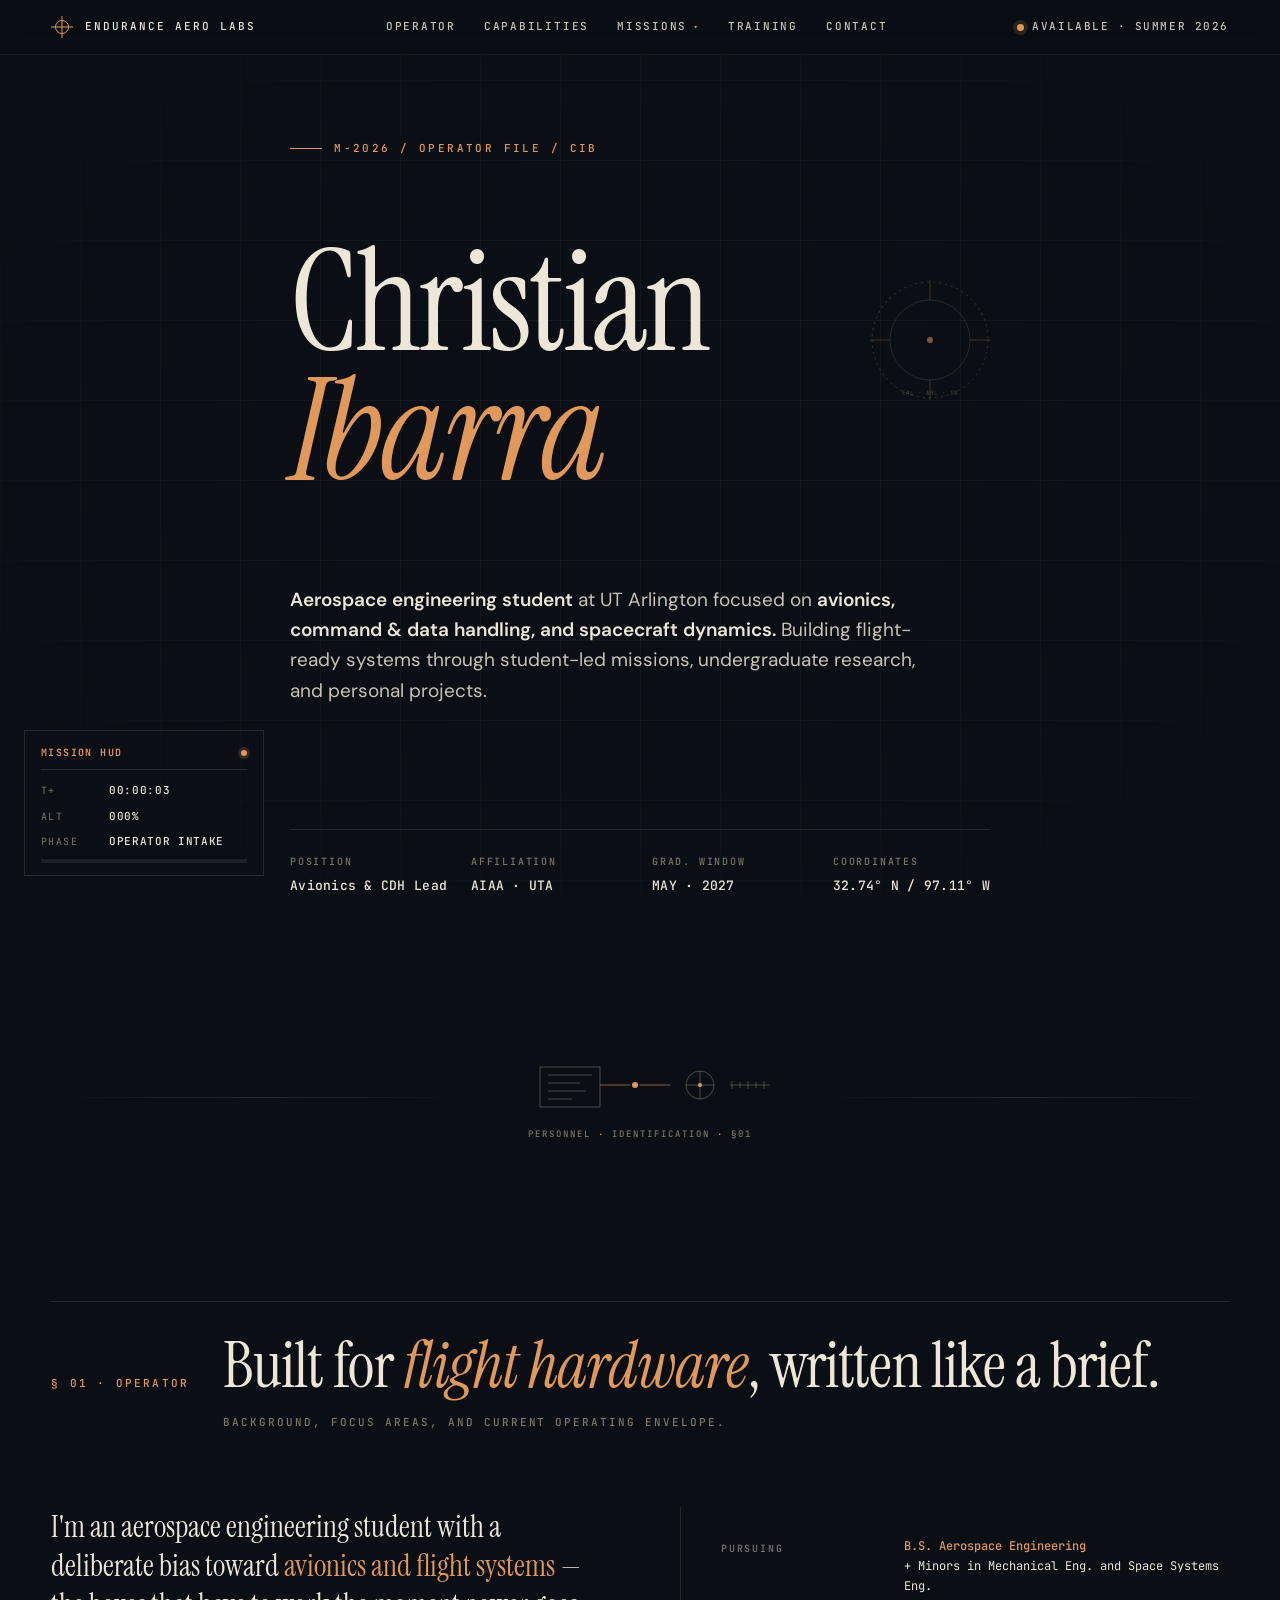
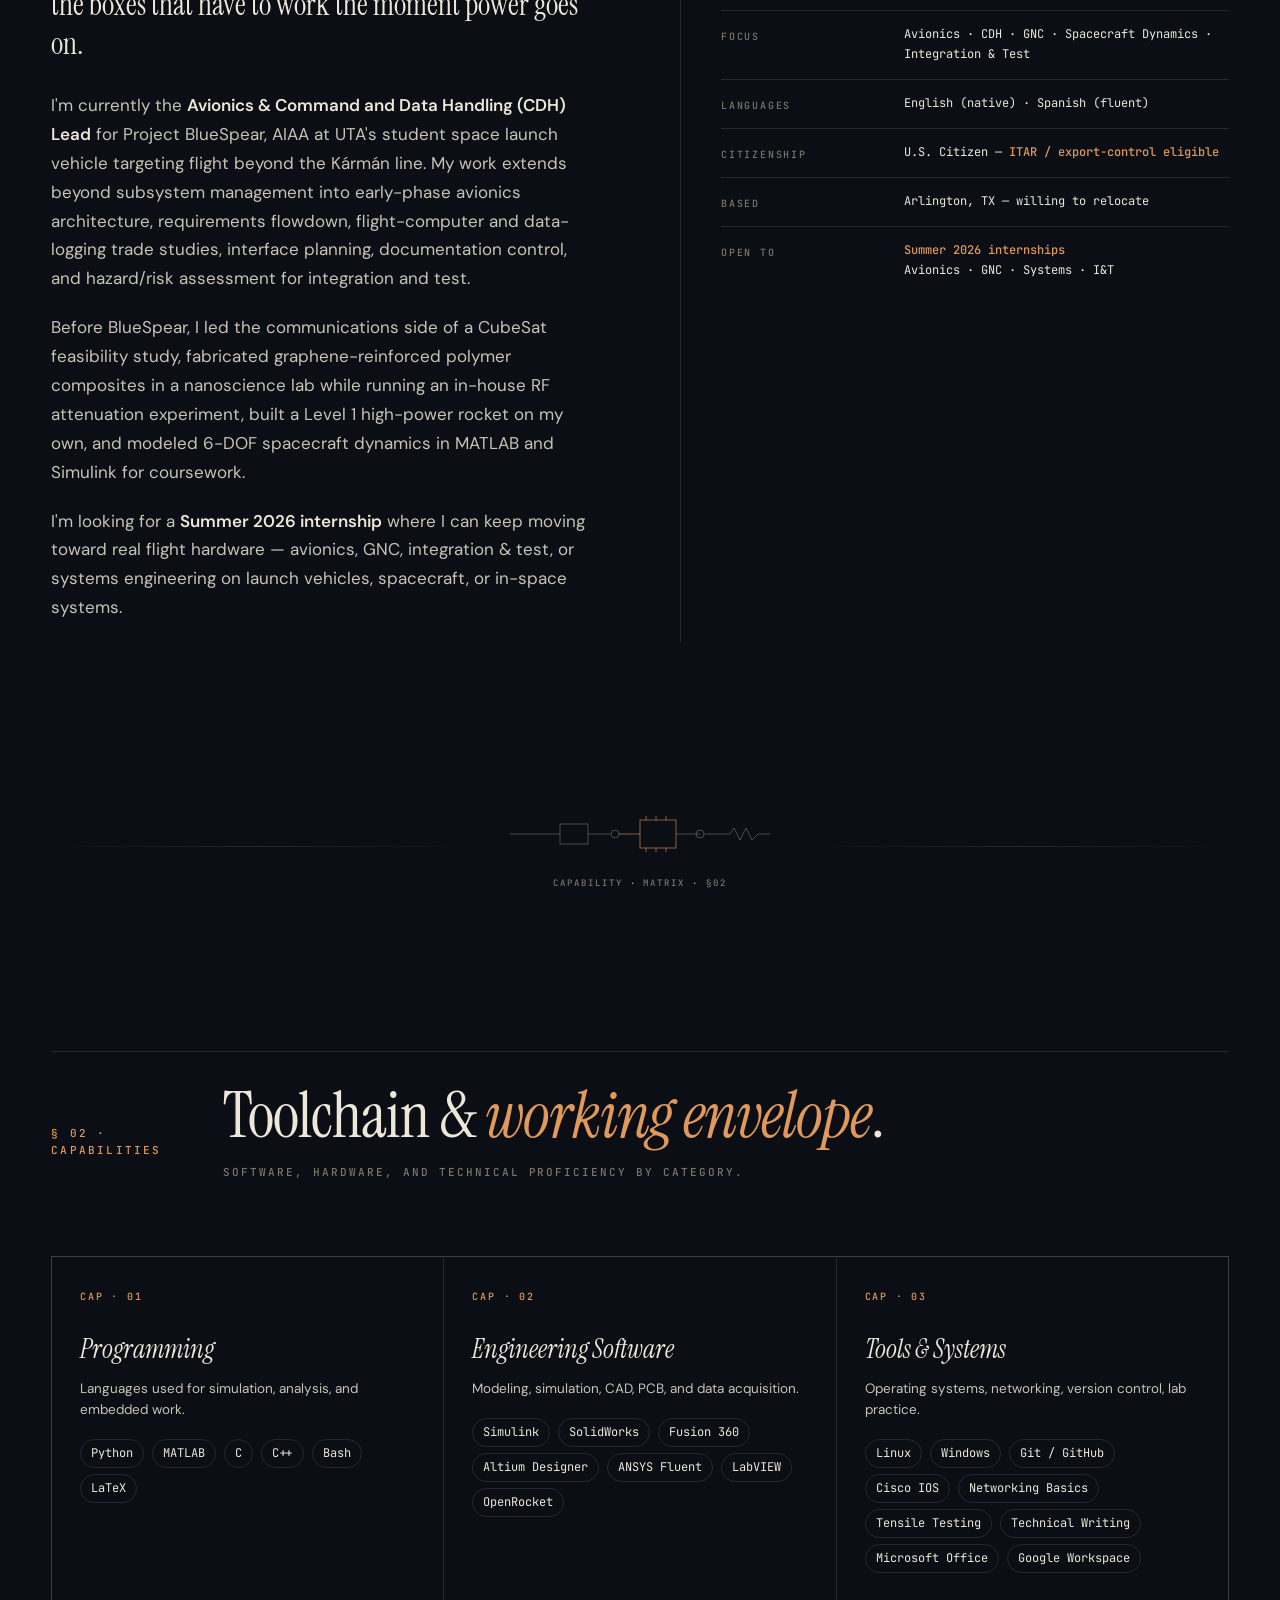
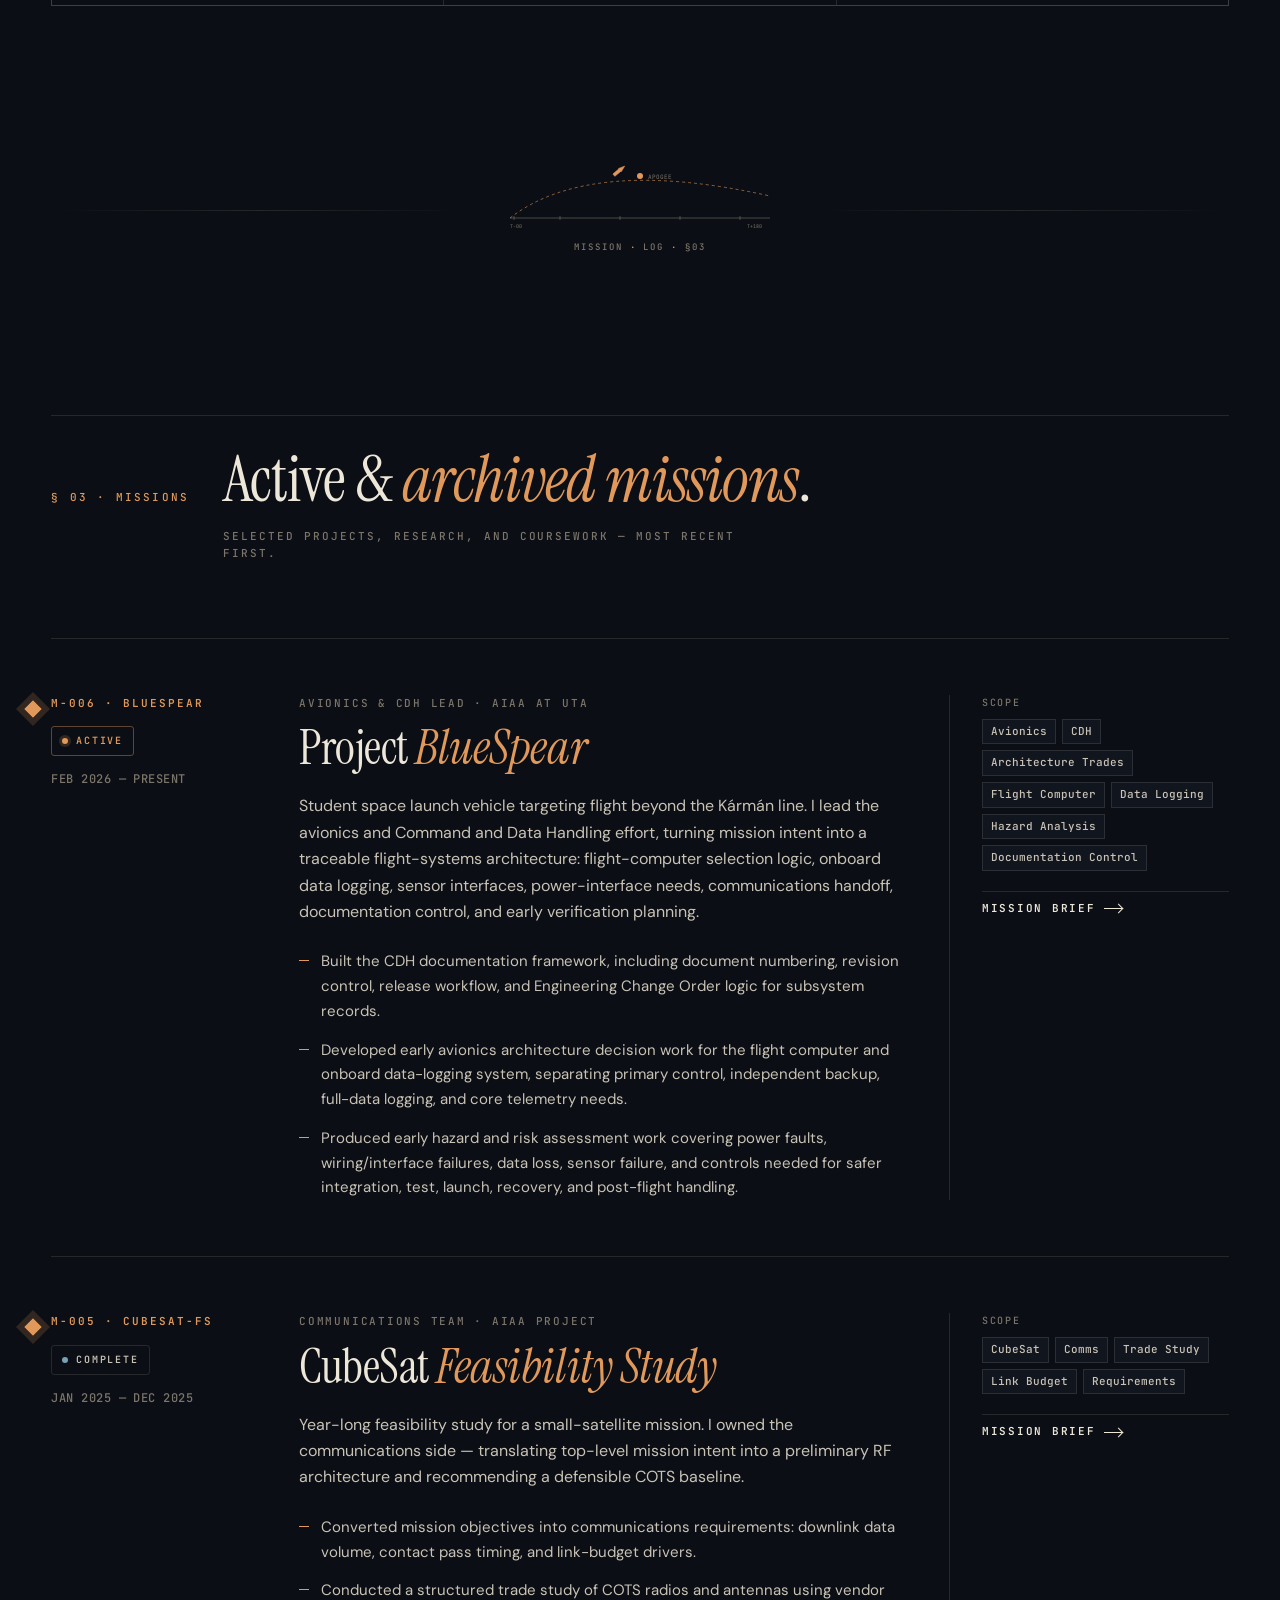
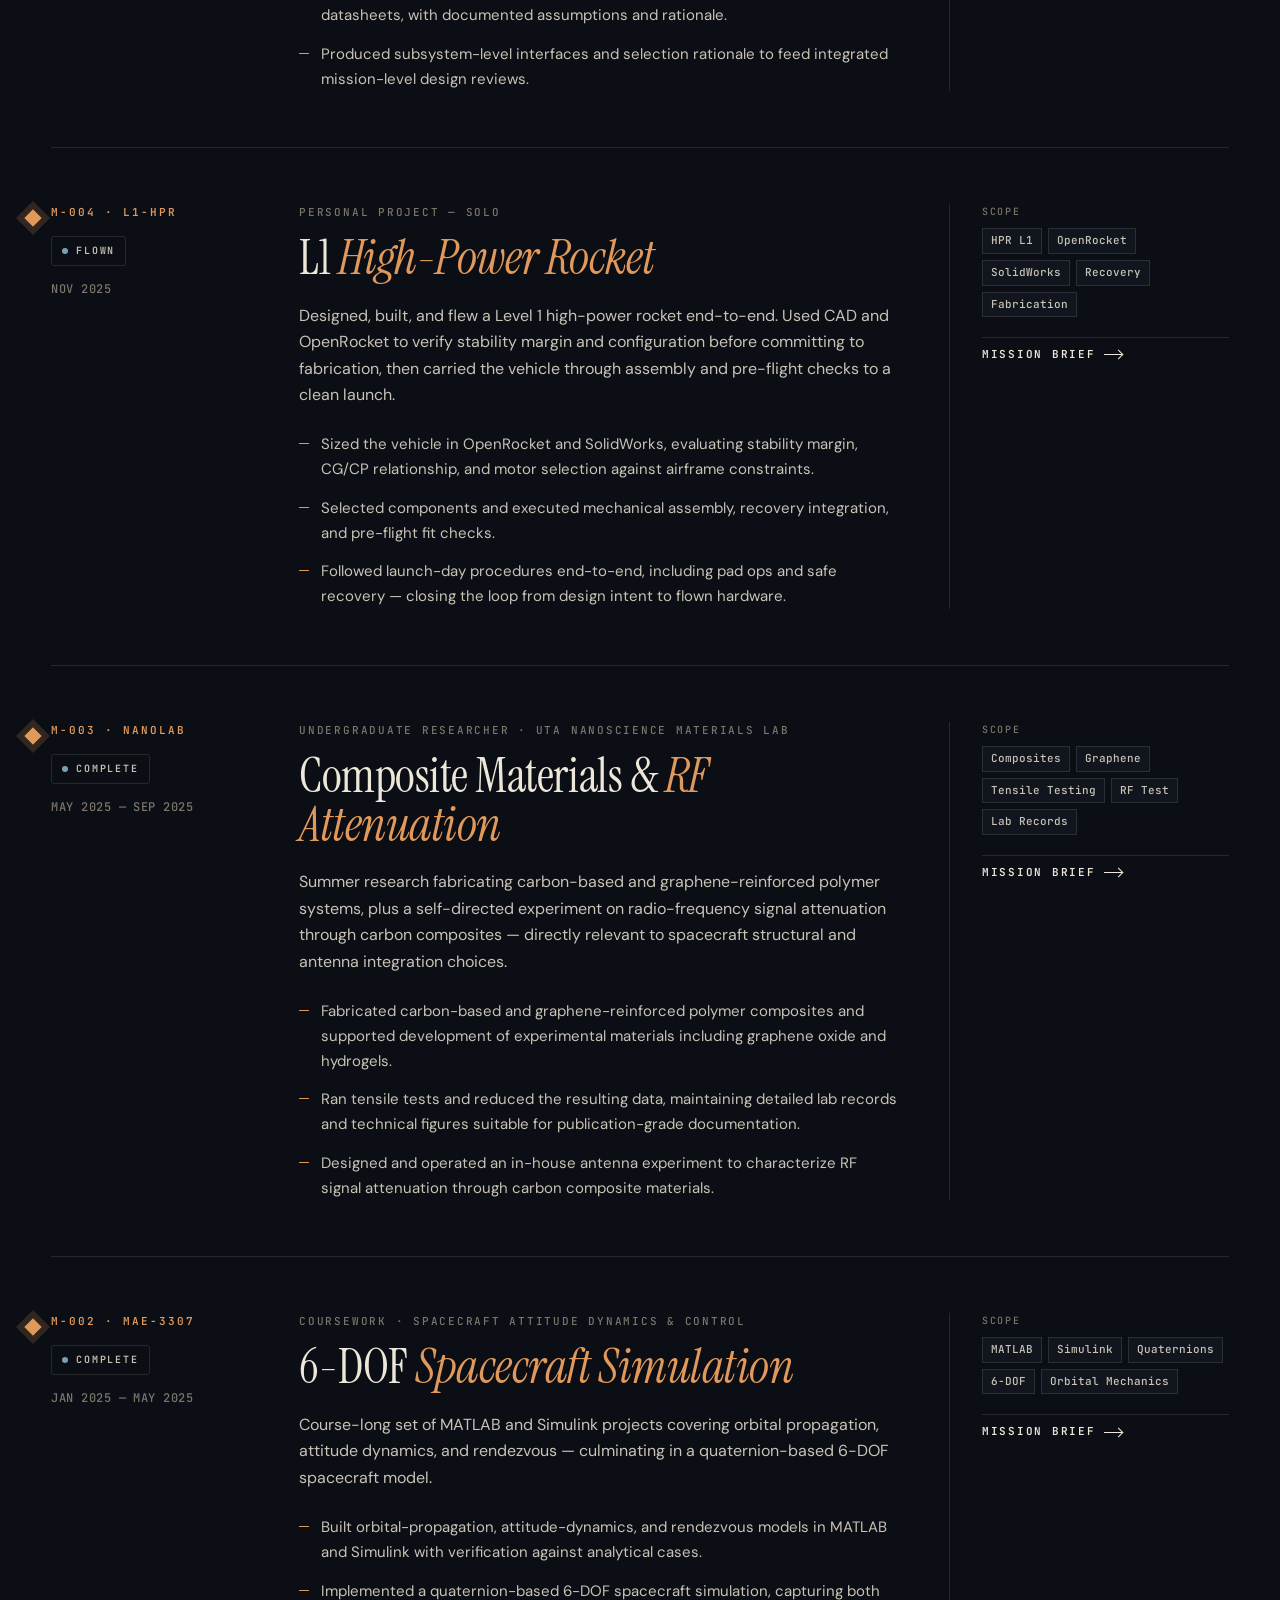
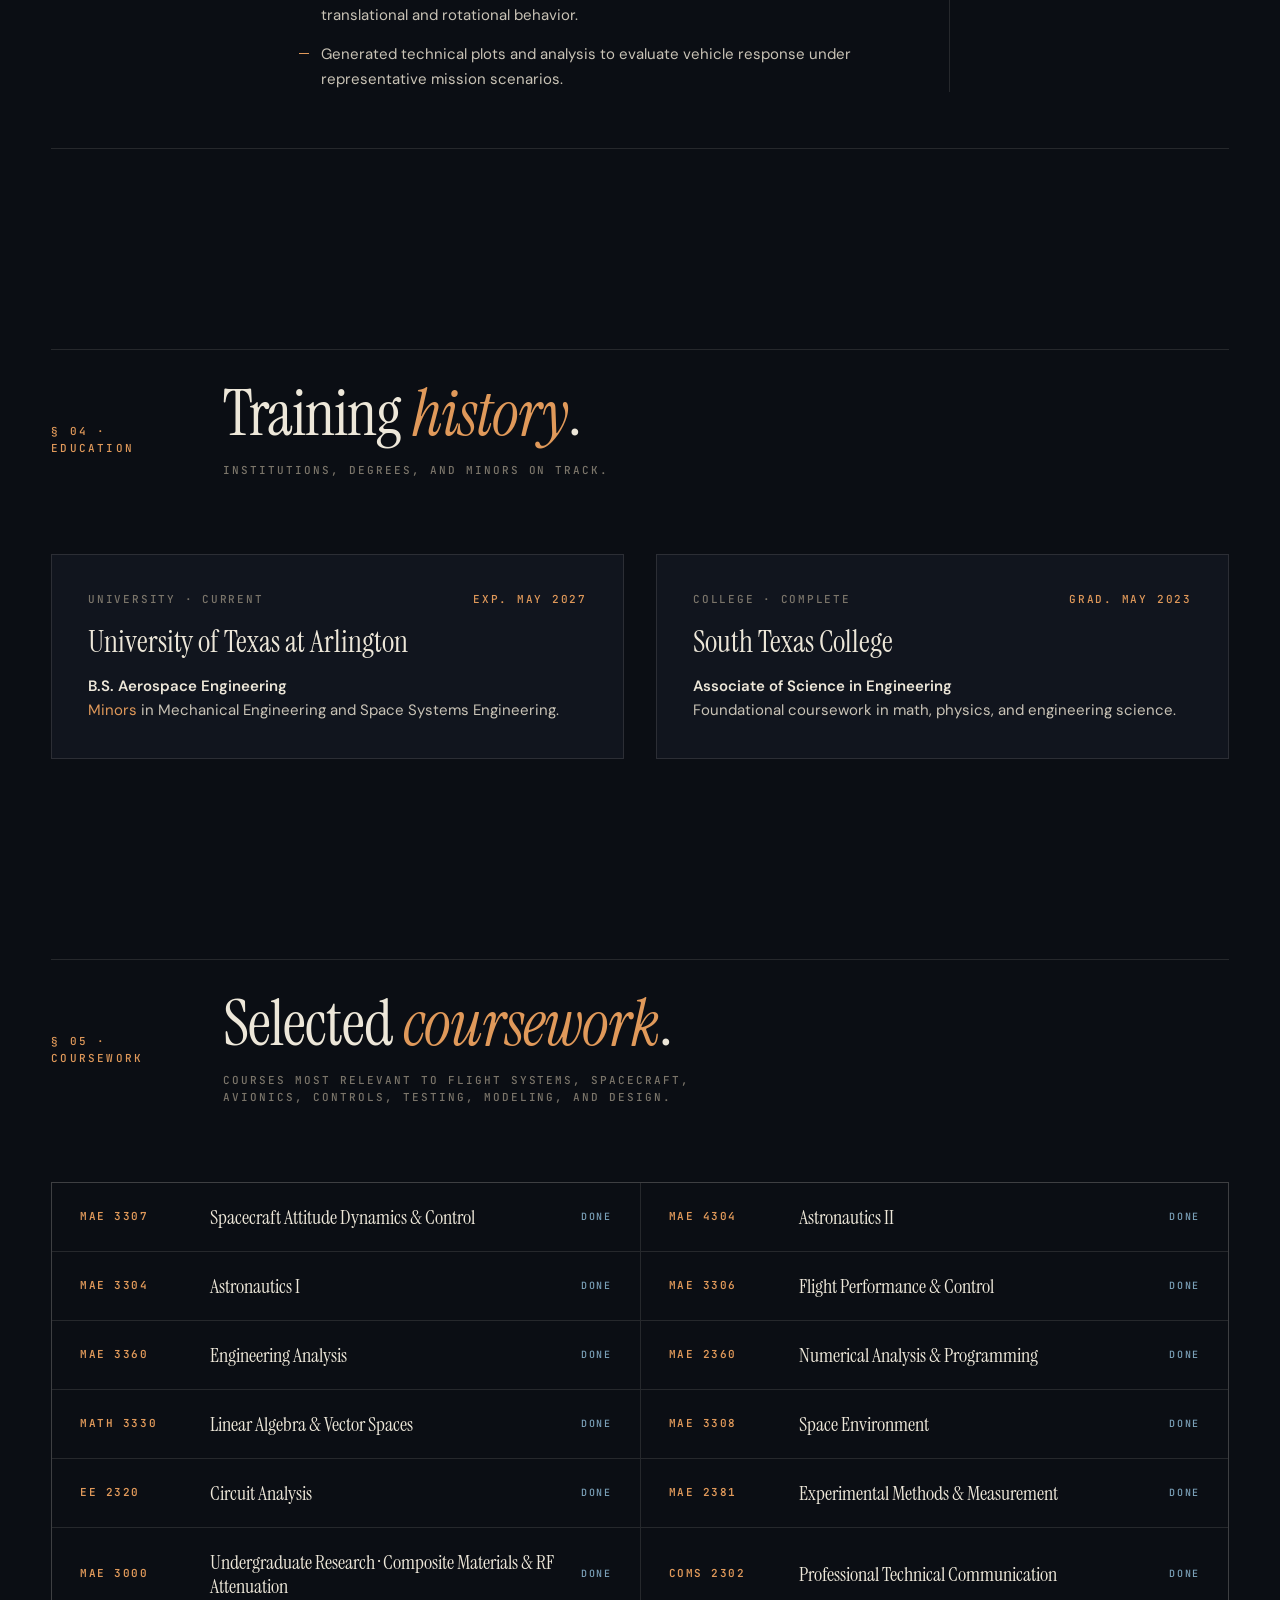
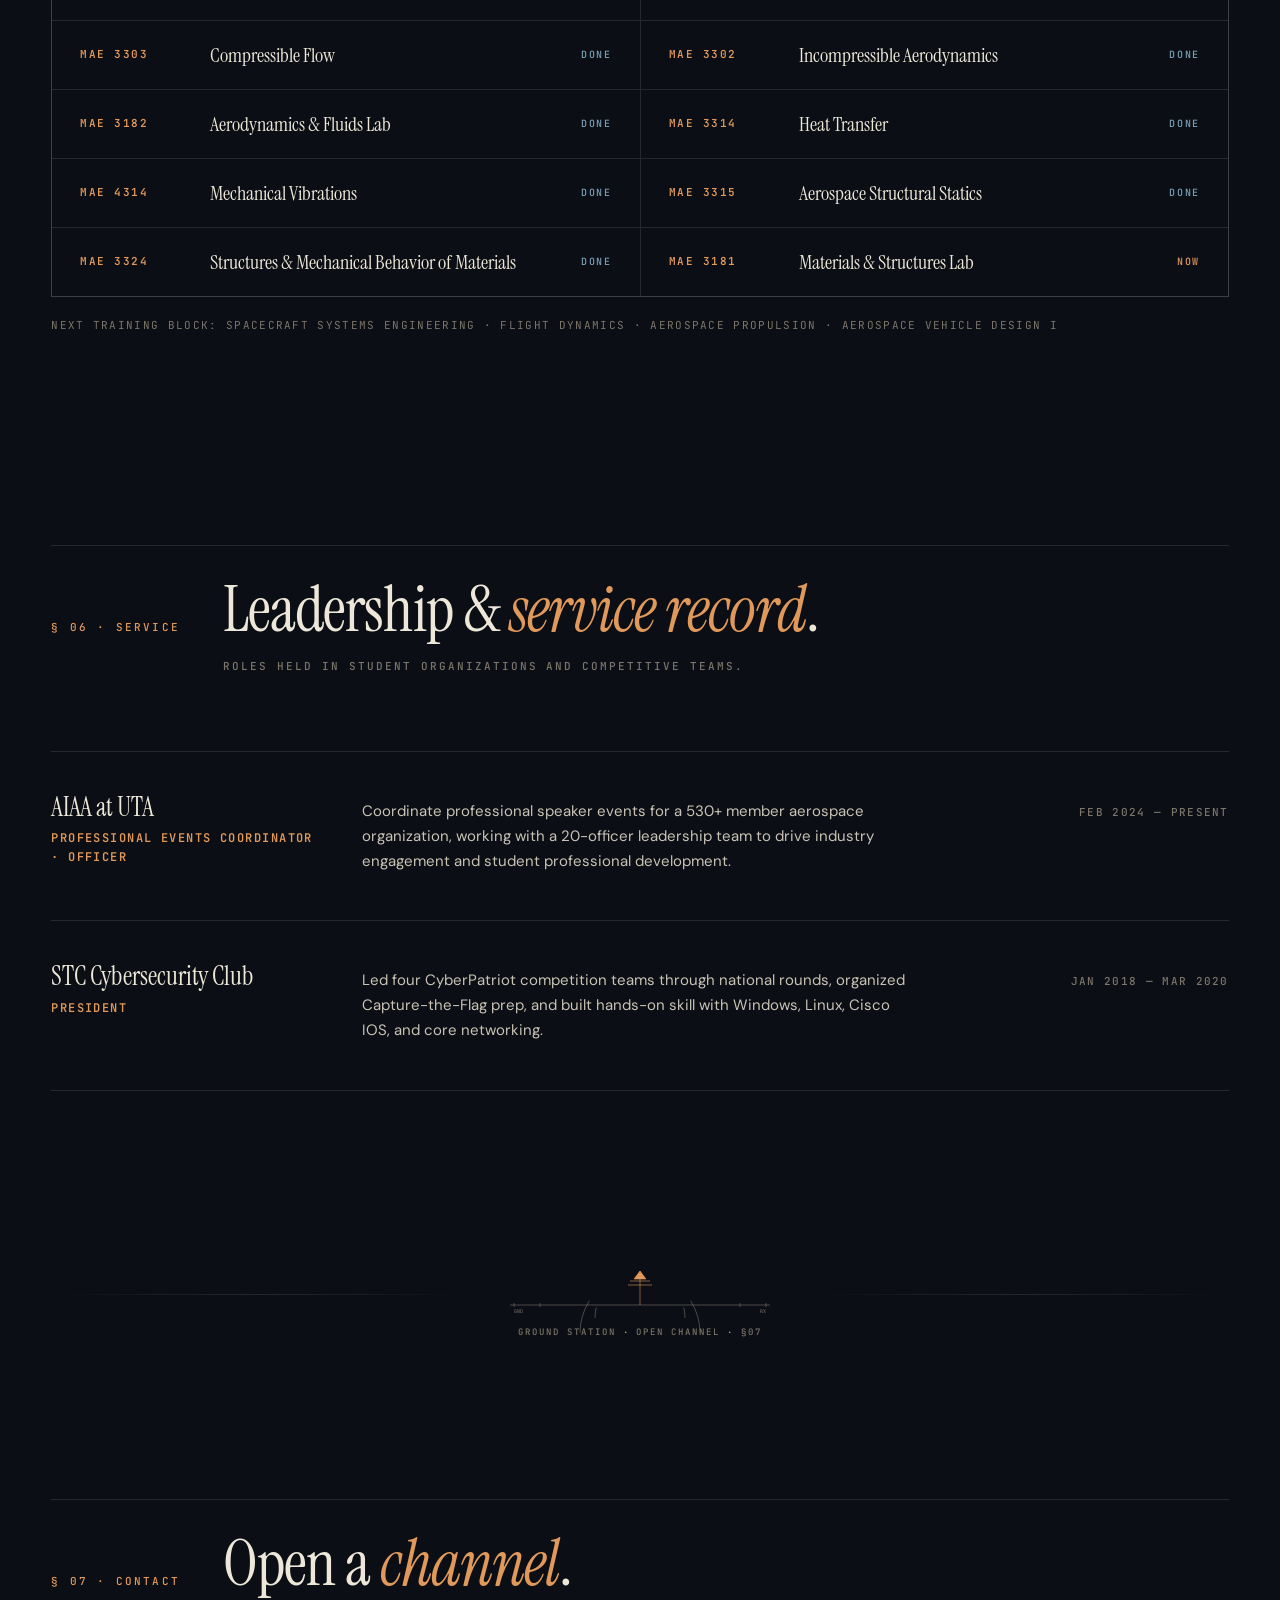
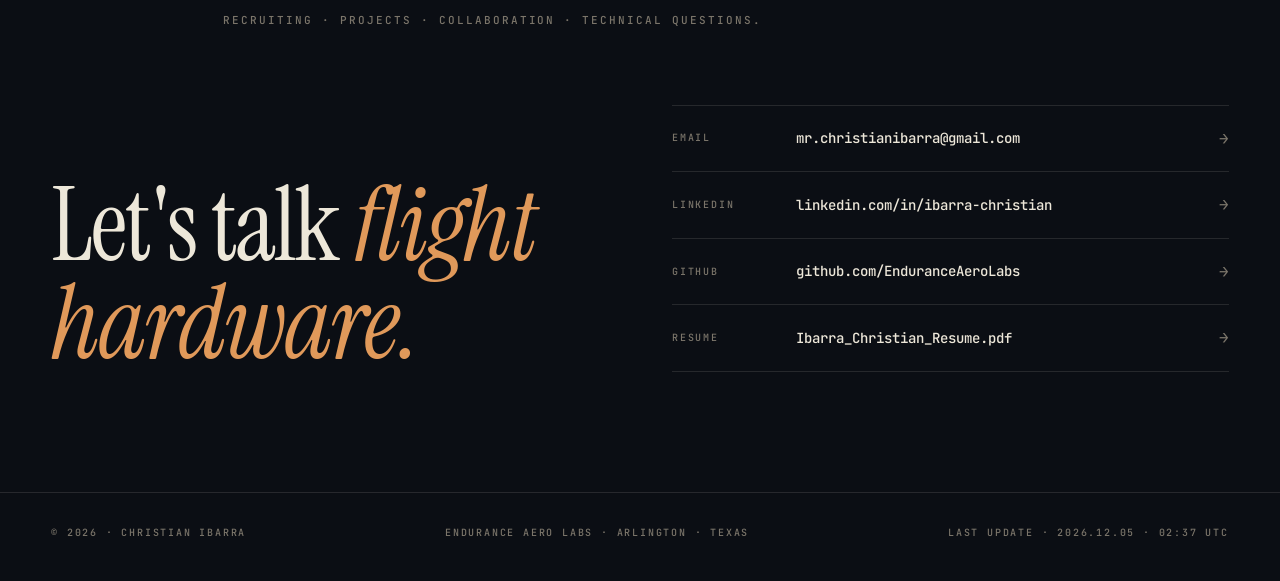
<file: index.html>
<!DOCTYPE html>
<html lang="en">
<head>
  <meta charset="UTF-8" />
  <meta name="viewport" content="width=device-width, initial-scale=1.0" />
  <title>Christian Ibarra — Endurance Aero Labs</title>
  <meta name="description" content="Christian Ibarra — Aerospace Engineering student at UT Arlington focused on avionics, CDH, flight systems, and spacecraft dynamics." />

  <link rel="preconnect" href="https://fonts.googleapis.com">
  <link rel="preconnect" href="https://fonts.gstatic.com" crossorigin>
  <link href="https://fonts.googleapis.com/css2?family=Instrument+Serif:ital@0;1&family=DM+Sans:opsz,wght@9..40,400;9..40,500;9..40,600;9..40,700&family=JetBrains+Mono:wght@300;400;500;600&display=swap" rel="stylesheet">

  <link rel="stylesheet" href="shared.css">

  <!-- Favicons (responsive-fade: silhouette at 16, simplified at 32, full at 48+) -->
  <link rel="icon" type="image/svg+xml" href="assets/images/favicon.svg">
  <link rel="icon" type="image/png" sizes="16x16" href="assets/images/favicon-16.png">
  <link rel="icon" type="image/png" sizes="32x32" href="assets/images/favicon-32.png">
  <link rel="icon" type="image/png" sizes="48x48" href="assets/images/favicon-48.png">
  <link rel="icon" href="assets/images/favicon.ico" sizes="any">
  <link rel="apple-touch-icon" href="assets/images/apple-touch-icon.png">
  <link rel="manifest" href="assets/images/site.webmanifest">
  <meta name="theme-color" content="#0B0E14">

  <style>
    /* =========================
       MISSION HUD (fixed)
       ========================= */
    .hud {
      position: fixed;
      bottom: 24px;
      left: 24px;
      z-index: 40;
      background: rgba(17, 21, 30, 0.18);
      backdrop-filter: none;
      -webkit-backdrop-filter: none;
      border: 1px solid var(--rule);
      padding: 14px 16px 12px;
      font-family: var(--mono);
      font-size: 10px;
      letter-spacing: 0.14em;
      text-transform: uppercase;
      color: var(--fg-soft);
      display: flex; flex-direction: column; gap: 8px;
      min-width: 240px;
      opacity: 0;
      transform: translateY(20px);
      transition: opacity .8s ease .2s, transform .8s ease .2s;
      pointer-events: none;
    }
    .hud.in { 
      opacity: 1;
      transform: translateY(0); 
    }
    .hud.bottom-hidden {
      opacity: 0 !important;
      transform: translateY(18px) !important;
    }
    .hud-head {
      display: flex; justify-content: space-between; align-items: center;
      padding-bottom: 8px;
      border-bottom: 1px solid var(--rule);
      margin-bottom: 4px;
      color: var(--accent);
      font-weight: 600;
    }
    .hud-head .hud-dot {
      width: 6px; height: 6px; border-radius: 50%;
      background: var(--accent);
      box-shadow: 0 0 0 3px rgba(224, 153, 90, .18);
      animation: pulse 2.4s ease-in-out infinite;
    }
    .hud-row {
      display: grid;
      grid-template-columns: 56px 1fr;
      gap: 12px;
      align-items: center;
    }
    .hud-label { color: var(--fg-mute); }
    .hud-value { color: var(--fg); font-weight: 500; font-size: 11px; letter-spacing: 0.06em; }
    .hud-bar {
      height: 4px;
      background: rgba(237, 231, 217, 0.08);
      position: relative;
      overflow: hidden;
    }
    .hud-bar-fill {
      position: absolute; left: 0; top: 0; bottom: 0;
      background: var(--accent);
      width: 0%;
      transition: width .15s linear;
    }
   @media (max-width: 880px) {
  .hud {
    display: flex;
    left: 14px;
    right: 14px;
    bottom: 14px;
    min-width: 0;
    width: auto;
    max-width: calc(100vw - 28px);
    padding: 12px 14px 10px;
    font-size: 9px;
    background: rgba(17, 21, 30, 0.12);
    backdrop-filter: none;
    -webkit-backdrop-filter: none;
    border-color: rgba(237, 231, 217, 0.18);
  }

  .hud-row {
    grid-template-columns: 48px 1fr;
  }

  .hud-value {
    font-size: 10px;
  }
}

    /* =========================
       HERO
       ========================= */
    .hero {
      min-height: 100vh;
      min-height: 100svh;
      padding: 140px 0 80px;
      display: flex;
      align-items: center;
      position: relative;
    }
    .hero-grid {
      display: grid;
      grid-template-columns: 1fr;
      gap: 48px;
      width: 100%;
    }
    .hero-eyebrow {
      font-family: var(--mono);
      font-size: 11px;
      letter-spacing: 0.22em;
      text-transform: uppercase;
      color: var(--accent);
      display: flex; align-items: center; gap: 12px;
      margin-bottom: 32px;
      font-weight: 500;
    }
    .hero-eyebrow::before {
      content: ""; width: 32px; height: 1px; background: var(--accent);
    }
    .hero-title {
      font-family: var(--serif);
      font-size: clamp(54px, 11vw, 168px);
      line-height: 0.92;
      letter-spacing: -0.02em;
      font-weight: 400;
      margin: 0;
    }
    .hero-title em {
      font-style: italic;
      color: var(--accent);
    }
    .hero-sub {
      max-width: 660px;
      margin-top: 40px;
      font-size: 19px;
      line-height: 1.6;
      color: var(--fg-soft);
      font-weight: 400;
    }
    .hero-sub strong {
      color: var(--fg);
      font-weight: 600;
    }

    .hero-meta {
      margin-top: 56px;
      display: grid;
      grid-template-columns: repeat(4, 1fr);
      gap: 24px;
      border-top: 1px solid var(--rule);
      padding-top: 24px;
    }
    .hero-meta-item {
      display: flex; flex-direction: column; gap: 6px;
    }
    .hero-meta-label {
      font-family: var(--mono);
      font-size: 10px;
      letter-spacing: 0.18em;
      text-transform: uppercase;
      color: var(--fg-mute);
      font-weight: 500;
    }
    .hero-meta-value {
      font-family: var(--mono);
      font-size: 13px;
      color: var(--fg);
      letter-spacing: 0.02em;
      font-weight: 500;
    }

    @media (max-width: 760px) {
      .hero-meta { grid-template-columns: repeat(2, 1fr); }
    }

    .hero-mark {
      position: absolute;
      right: var(--pad-x);
      top: 140px;
      width: 120px; height: 120px;
      display: none;
    }
    .hero-mark svg { width: 100%; height: 100%; opacity: 0.55; }
    .hero-mark svg circle.spin {
      transform-origin: center;
      animation: spin 60s linear infinite;
    }
    @keyframes spin { to { transform: rotate(360deg); } }
    @media (min-width: 980px) { .hero-mark { display: block; } }

    /* =========================
       SCHEMATIC DIVIDER
       ========================= */
    .divider {
      padding: 60px 0;
      position: relative;
      overflow: hidden;
    }
    .divider-inner {
      max-width: var(--max-w);
      margin: 0 auto;
      padding: 0 var(--pad-x);
      display: grid;
      grid-template-columns: 1fr auto 1fr;
      align-items: center;
      gap: 32px;
    }
    .divider-line {
      height: 1px;
      background: linear-gradient(to right, transparent, var(--rule) 50%, transparent);
    }
    .divider-line.r {
      background: linear-gradient(to left, transparent, var(--rule) 50%, transparent);
    }
    .divider-art {
      display: flex; flex-direction: column; align-items: center; gap: 10px;
      color: var(--fg-mute);
    }
    .divider-art svg {
      width: 280px; height: 64px;
      stroke: var(--fg-mute);
      stroke-width: 0.6;
      fill: none;
      overflow: visible;
    }
    .divider-art svg .acc { stroke: var(--accent); }
    .divider-art svg .dot { fill: var(--accent); stroke: none; }
    .divider-label {
      font-family: var(--mono);
      font-size: 9px;
      letter-spacing: 0.22em;
      text-transform: uppercase;
      color: var(--fg-mute);
      font-weight: 500;
    }
    .divider-label .acc { color: var(--accent); }

    /* Animate satellite traveling on orbit */
    .sat-orbit {
      offset-path: path("M 10 32 Q 70 -20 140 32 T 270 32");
      animation: orbit 9s ease-in-out infinite;
    }
    @keyframes orbit {
      from { offset-distance: 0%; }
      to   { offset-distance: 100%; }
    }

    /* Antenna signal waves */
    .signal-wave {
      stroke-dasharray: 60;
      stroke-dashoffset: 60;
      animation: wave 2.2s ease-out infinite;
    }
    .signal-wave.w2 { animation-delay: .55s; }
    .signal-wave.w3 { animation-delay: 1.1s; }
    @keyframes wave {
      0%   { stroke-dashoffset: 60; opacity: 0; }
      30%  { opacity: 1; }
      100% { stroke-dashoffset: 0;  opacity: 0; }
    }

    @media (max-width: 760px) {
      .divider-inner { grid-template-columns: 1fr; }
      .divider-line { display: none; }
      .divider-art svg { width: 200px; height: 50px; }
    }

    /* =========================
       SECTION HEADERS
       ========================= */
    section { padding: 100px 0; position: relative; }
    .section-head {
      display: grid;
      grid-template-columns: 140px 1fr;
      gap: 32px;
      align-items: baseline;
      margin-bottom: 64px;
      border-top: 1px solid var(--rule);
      padding-top: 32px;
    }
    .section-num {
      font-family: var(--mono);
      font-size: 11px;
      letter-spacing: 0.2em;
      text-transform: uppercase;
      color: var(--accent);
      font-weight: 500;
    }
    .section-title {
      font-family: var(--serif);
      font-size: clamp(36px, 5vw, 64px);
      line-height: 1;
      font-weight: 400;
      letter-spacing: -0.015em;
      margin: 0;
    }
    .section-title em { font-style: italic; color: var(--accent); }
    .section-kicker {
      font-family: var(--mono);
      font-size: 11px;
      letter-spacing: 0.18em;
      text-transform: uppercase;
      color: var(--fg-mute);
      margin-top: 16px;
      max-width: 540px;
      font-weight: 500;
    }
    @media (max-width: 760px) {
      .section-head { grid-template-columns: 1fr; gap: 12px; }
    }

    /* =========================
       ABOUT
       ========================= */
    .about-grid {
      display: grid;
      grid-template-columns: 1fr 1fr;
      gap: 80px;
    }
    .about-body p {
      font-size: 17px;
      line-height: 1.7;
      color: var(--fg-soft);
      margin: 0 0 20px;
      font-weight: 400;
    }
    .about-body p strong {
      color: var(--fg);
      font-weight: 600;
    }
    .about-body .lede {
      font-family: var(--serif);
      font-size: 30px;
      line-height: 1.3;
      color: var(--fg);
      margin-bottom: 28px;
      font-weight: 400;
    }
    .about-body .lede span.acc { color: var(--accent); }

    .about-aside {
      border-left: 1px solid var(--rule);
      padding-left: 40px;
    }
    .about-fact {
      display: grid;
      grid-template-columns: 1fr 2fr;
      gap: 20px;
      padding: 14px 0;
      border-bottom: 1px solid var(--rule);
      font-size: 14px;
    }
    .about-fact:last-child { border-bottom: none; }
    .about-fact dt {
      font-family: var(--mono);
      font-size: 10px;
      letter-spacing: 0.18em;
      text-transform: uppercase;
      color: var(--fg-mute);
      padding-top: 4px;
      font-weight: 500;
    }
    .about-fact dd {
      margin: 0;
      color: var(--fg);
      font-family: var(--mono);
      font-size: 12px;
      line-height: 1.65;
      font-weight: 400;
    }
    .about-fact dd .hi {
      color: var(--accent);
      font-weight: 500;
    }

    @media (max-width: 880px) {
      .about-grid { grid-template-columns: 1fr; gap: 48px; }
      .about-aside { border-left: none; padding-left: 0; border-top: 1px solid var(--rule); padding-top: 32px; }
    }

    /* =========================
       CAPABILITIES
       ========================= */
    .cap-grid {
      display: grid;
      grid-template-columns: repeat(3, 1fr);
      gap: 1px;
      background: var(--rule);
      border: 1px solid var(--rule);
    }
    .cap-cell {
      background: var(--bg);
      padding: 32px 28px;
      min-height: 220px;
      display: flex; flex-direction: column;
      transition: background .3s ease;
    }
    .cap-cell:hover { background: var(--bg-soft); }
    .cap-cell-head {
      display: flex; justify-content: space-between; align-items: baseline;
      margin-bottom: 24px;
    }
    .cap-cell-id {
      font-family: var(--mono);
      font-size: 10px;
      letter-spacing: 0.18em;
      color: var(--accent);
      font-weight: 500;
    }
    .cap-cell-title {
      font-family: var(--serif);
      font-size: 26px;
      font-weight: 400;
      margin: 0;
      font-style: italic;
    }
    .cap-cell-desc {
      margin: 8px 0 18px;
      color: var(--fg-soft);
      font-size: 13.5px;
      line-height: 1.55;
    }
    .cap-cell-list {
      list-style: none; padding: 0; margin: 0;
      display: flex; flex-wrap: wrap; gap: 6px 8px;
    }
    .cap-cell-list li {
      font-family: var(--mono);
      font-size: 12px;
      color: var(--fg);
      padding: 4px 10px;
      border: 1px solid var(--rule);
      border-radius: 999px;
      transition: all .25s ease;
      font-weight: 400;
    }
    .cap-cell-list li:hover {
      color: var(--accent);
      border-color: var(--accent);
    }

    @media (max-width: 880px) {
      .cap-grid { grid-template-columns: 1fr; }
    }

    /* =========================
       MISSIONS
       ========================= */
    .missions {
      display: flex; flex-direction: column;
      border-top: 1px solid var(--rule);
      position: relative;
    }
    .mission {
      display: grid;
      grid-template-columns: 200px 1fr 280px;
      gap: 48px;
      padding: 56px 0;
      border-bottom: 1px solid var(--rule);
      position: relative;
      transition: background .35s ease;
    }
    .mission::before {
      content: "";
      position: absolute;
      left: -24px; top: 64px;
      width: 12px; height: 12px;
      border: 1px solid var(--accent);
      background: var(--bg);
      transform: rotate(45deg);
      transition: background .5s ease, transform .5s ease, box-shadow .5s ease;
    }
    .mission.in::before {
      background: var(--accent);
      box-shadow: 0 0 0 6px rgba(224, 153, 90, 0.18);
    }
    .mission:hover { background: rgba(237, 231, 217, 0.02); }

    .mission-meta {
      display: flex; flex-direction: column; gap: 14px;
    }
    .mission-id {
      font-family: var(--mono);
      font-size: 11px;
      letter-spacing: 0.18em;
      color: var(--accent);
      font-weight: 600;
    }
    .mission-dates {
      font-family: var(--mono);
      font-size: 12px;
      color: var(--fg-mute);
      letter-spacing: 0.04em;
      font-weight: 500;
    }
    .mission-status {
      display: inline-flex; align-items: center; gap: 8px;
      font-family: var(--mono);
      font-size: 10px;
      letter-spacing: 0.18em;
      text-transform: uppercase;
      padding: 6px 10px;
      border: 1px solid var(--rule);
      border-radius: 3px;
      align-self: flex-start;
      color: var(--fg-soft);
      font-weight: 600;
    }
    .mission-status .dot {
      width: 6px; height: 6px; border-radius: 50%; background: var(--fg-mute);
    }
    .mission-status.active .dot   { background: var(--accent); box-shadow: 0 0 0 3px rgba(224,153,90,.18); }
    .mission-status.active        { color: var(--accent); border-color: rgba(224,153,90,.4); }
    .mission-status.complete .dot { background: var(--accent-2); }
    .mission-status.archived .dot { background: var(--fg-mute); }

    .mission-body { min-width: 0; }
    .mission-role {
      font-family: var(--mono);
      font-size: 11px;
      letter-spacing: 0.16em;
      text-transform: uppercase;
      color: var(--fg-mute);
      margin-bottom: 12px;
      font-weight: 500;
    }
    .mission-title {
      font-family: var(--serif);
      font-size: clamp(32px, 4vw, 48px);
      line-height: 1.02;
      font-weight: 400;
      margin: 0 0 20px;
      letter-spacing: -0.01em;
      color: var(--fg);
    }
    .mission-title em {
      font-style: italic;
      color: var(--fg-soft);
      transition: color .35s ease;
    }
    .mission:hover .mission-title em,
    .mission.in   .mission-title em { color: var(--accent); }

    .mission-summary {
      font-size: 16px;
      line-height: 1.65;
      color: var(--fg-soft);
      margin: 0 0 24px;
      max-width: 64ch;
      font-weight: 400;
    }
    .mission-points {
      list-style: none; padding: 0; margin: 0;
      display: flex; flex-direction: column; gap: 14px;
      max-width: 70ch;
    }
    .mission-points li {
      position: relative;
      padding-left: 22px;
      font-size: 15px;
      line-height: 1.65;
      color: var(--fg-soft);
      font-weight: 400;
    }
    .mission-points li::before {
      content: ""; position: absolute; left: 0; top: 11px;
      width: 10px; height: 1px; background: var(--accent);
    }

    .mission-aside {
      display: flex; flex-direction: column; gap: 20px;
      border-left: 1px solid var(--rule);
      padding-left: 32px;
    }
    .mission-aside-block {
      display: flex; flex-direction: column; gap: 8px;
    }
    .mission-aside-label {
      font-family: var(--mono);
      font-size: 10px;
      letter-spacing: 0.18em;
      text-transform: uppercase;
      color: var(--fg-mute);
      font-weight: 500;
    }
    .mission-tags {
      display: flex; flex-wrap: wrap; gap: 6px;
    }
    .mission-tags span {
      font-family: var(--mono);
      font-size: 11px;
      color: var(--fg-soft);
      padding: 3px 8px;
      background: var(--bg-soft);
      border: 1px solid var(--rule);
      font-weight: 500;
    }
    .mission-link {
      display: inline-flex; align-items: center; gap: 8px;
      font-family: var(--mono);
      font-size: 11px;
      letter-spacing: 0.16em;
      text-transform: uppercase;
      color: var(--fg);
      padding-top: 8px;
      border-top: 1px solid var(--rule);
      transition: color .25s ease, gap .25s ease;
      font-weight: 600;
    }
    .mission-link:hover { color: var(--accent); gap: 14px; }
    .mission-link .arrow {
      width: 18px; height: 1px; background: currentColor;
      position: relative;
      transition: width .25s ease;
    }
    .mission-link:hover .arrow { width: 24px; }
    .mission-link .arrow::after {
      content: ""; position: absolute; right: 0; top: -3px;
      width: 7px; height: 7px;
      border-right: 1px solid currentColor;
      border-top: 1px solid currentColor;
      transform: rotate(45deg);
    }

    @media (max-width: 980px) {
      .mission {
        grid-template-columns: 1fr;
        gap: 24px;
        padding: 40px 0;
      }
      .mission::before { display: none; }
      .mission-aside {
        border-left: none;
        padding-left: 0;
        border-top: 1px solid var(--rule);
        padding-top: 24px;
        flex-direction: row;
        flex-wrap: wrap;
        gap: 32px;
      }
    }

    /* =========================
       EDUCATION
       ========================= */
    .edu-grid {
      display: grid;
      grid-template-columns: 1fr 1fr;
      gap: 32px;
    }
    .edu-card {
      padding: 36px;
      border: 1px solid var(--rule);
      background: var(--bg-soft);
      display: flex; flex-direction: column; gap: 16px;
      transition: border-color .3s ease, transform .3s ease;
    }
    .edu-card:hover { border-color: var(--accent); transform: translateY(-2px); }
    .edu-head {
      display: flex; justify-content: space-between;
      font-family: var(--mono);
      font-size: 11px;
      letter-spacing: 0.16em;
      text-transform: uppercase;
      color: var(--fg-mute);
      font-weight: 500;
    }
    .edu-head .accent { color: var(--accent); }
    .edu-school {
      font-family: var(--serif);
      font-size: 30px;
      line-height: 1.1;
      margin: 0;
      font-weight: 400;
    }
    .edu-degree {
      font-size: 15px;
      color: var(--fg-soft);
      line-height: 1.6;
      margin: 0;
      font-weight: 400;
    }
    .edu-degree strong { color: var(--fg); font-weight: 600; }
    .edu-degree .acc { color: var(--accent); }
    @media (max-width: 760px) { .edu-grid { grid-template-columns: 1fr; } }

    /* =========================
       COURSEWORK
       ========================= */
    .course-grid {
      display: grid;
      grid-template-columns: repeat(2, 1fr);
      gap: 1px;
      background: var(--rule);
      border: 1px solid var(--rule);
    }
    .course-row {
      background: var(--bg);
      padding: 22px 28px;
      display: grid;
      grid-template-columns: 110px 1fr auto;
      gap: 20px;
      align-items: center;
      transition: background .25s ease;
    }
    .course-row:hover { background: var(--bg-soft); }
    .course-code {
      font-family: var(--mono);
      font-size: 11px;
      letter-spacing: 0.14em;
      color: var(--accent);
      font-weight: 600;
    }
    .course-name {
      font-family: var(--serif);
      font-size: 20px;
      line-height: 1.2;
      color: var(--fg);
    }
    .course-name em { font-style: italic; color: var(--fg-soft); font-size: 14px; }
    .course-status {
      font-family: var(--mono);
      font-size: 10px;
      letter-spacing: 0.16em;
      text-transform: uppercase;
      color: var(--fg-mute);
      font-weight: 500;
    }
    .course-status.now { color: var(--accent); }
    .course-status.done { color: var(--accent-2); }
    .course-row.placeholder .course-name { color: var(--fg-mute); font-style: italic; }
    .course-row.placeholder .course-code { color: var(--fg-mute); }
    @media (max-width: 880px) {
      .course-grid { grid-template-columns: 1fr; }
      .course-row { grid-template-columns: 90px 1fr auto; padding: 18px 22px; }
    }

    /* =========================
       LEADERSHIP
       ========================= */
    .lead-list {
      display: flex; flex-direction: column;
      border-top: 1px solid var(--rule);
    }
    .lead-item {
      display: grid;
      grid-template-columns: 1fr 2fr 1fr;
      gap: 32px;
      padding: 32px 0;
      border-bottom: 1px solid var(--rule);
      align-items: baseline;
    }
    .lead-org {
      font-family: var(--serif);
      font-size: 26px;
      line-height: 1.2;
      margin: 0;
      font-weight: 400;
    }
    .lead-role {
      font-family: var(--mono);
      font-size: 12px;
      letter-spacing: 0.12em;
      text-transform: uppercase;
      color: var(--accent);
      margin: 6px 0 0;
      font-weight: 600;
    }
    .lead-body {
      font-size: 15px;
      color: var(--fg-soft);
      line-height: 1.65;
      font-weight: 400;
    }
    .lead-dates {
      font-family: var(--mono);
      font-size: 11px;
      letter-spacing: 0.12em;
      color: var(--fg-mute);
      text-align: right;
      font-weight: 500;
    }
    @media (max-width: 880px) {
      .lead-item { grid-template-columns: 1fr; gap: 12px; }
      .lead-dates { text-align: left; }
    }

    /* =========================
       CONTACT
       ========================= */
    #contact { padding-bottom: 60px; }
    .contact-wrap {
      display: grid;
      grid-template-columns: 1fr 1fr;
      gap: 64px;
      align-items: end;
    }
    .contact-title {
      font-family: var(--serif);
      font-size: clamp(48px, 8vw, 120px);
      line-height: 0.95;
      letter-spacing: -0.02em;
      font-weight: 400;
      margin: 0;
    }
    .contact-title em { font-style: italic; color: var(--accent); }

    .contact-channels {
      display: flex; flex-direction: column; gap: 0;
      border-top: 1px solid var(--rule);
    }
    .contact-channel {
      display: grid;
      grid-template-columns: 100px 1fr auto;
      gap: 24px;
      padding: 20px 0;
      border-bottom: 1px solid var(--rule);
      align-items: center;
      transition: padding-left .3s ease;
    }
    .contact-channel:hover { padding-left: 8px; }
    .contact-channel:hover .ch-arrow { transform: translateX(4px); color: var(--accent); }
    .ch-label {
      font-family: var(--mono);
      font-size: 10px;
      letter-spacing: 0.18em;
      text-transform: uppercase;
      color: var(--fg-mute);
      font-weight: 500;
    }
    .ch-value {
      font-family: var(--mono);
      font-size: 14px;
      color: var(--fg);
      word-break: break-all;
      font-weight: 500;
    }
    .ch-arrow {
      font-family: var(--mono); font-size: 16px;
      color: var(--fg-mute);
      transition: transform .25s ease, color .25s ease;
    }
    @media (max-width: 880px) {
      .contact-wrap { grid-template-columns: 1fr; gap: 40px; }
    }

    @media (prefers-reduced-motion: reduce) {
      .hud-dot, .signal-wave, .hero-mark svg circle.spin { animation: none; }
    }

    /* =========================
       HOMEPAGE · MOBILE + iPAD TUNING
       ========================= */

    /* iPad portrait (≈ 600–980px): keep 2 cols where there's room */
    @media (min-width: 600px) and (max-width: 980px) {
      .cap-grid { grid-template-columns: repeat(2, 1fr); }
      .cap-grid .cap-cell:nth-child(3) { grid-column: 1 / -1; }
      .about-grid { grid-template-columns: 1fr; gap: 48px; }
      .about-aside { border-left: none; padding-left: 0; border-top: 1px solid var(--rule); padding-top: 32px; }
      .edu-grid { grid-template-columns: 1fr 1fr; }
      .course-grid { grid-template-columns: 1fr 1fr; }
      .lead-item { grid-template-columns: 1fr 1fr; gap: 24px; }
      .lead-dates { grid-column: 1 / -1; text-align: left; }
    }

    /* Phones (≤ 760px) */
    @media (max-width: 760px) {
      .hero { padding: 110px 0 60px; min-height: auto; }
      .hero-title { font-size: clamp(48px, 14vw, 90px); }
      .hero-sub { font-size: 17px; margin-top: 32px; }
      .hero-meta { margin-top: 40px; padding-top: 20px; gap: 18px; }
      .hero-meta-value { font-size: 12px; }

      .section-head { margin-bottom: 40px; padding-top: 24px; }
      .section-num { font-size: 10px; }

      .divider { padding: 40px 0; }

      /* Mission cards: tighter, no awkward aside-row */
      .mission { padding: 32px 0; gap: 20px; }
      .mission-title { font-size: clamp(28px, 7vw, 38px); }
      .mission-summary { font-size: 15px; }
      .mission-points li { font-size: 14px; }
      .mission-aside { flex-direction: column; gap: 20px; padding-top: 20px; }

      /* Capabilities */
      .cap-cell { padding: 24px 20px; min-height: 0; }
      .cap-cell-title { font-size: 22px; }

      /* Education */
      .edu-card { padding: 24px; }
      .edu-school { font-size: 26px; }

      /* Coursework */
      .course-row { padding: 16px 18px; gap: 14px; }
      .course-name { font-size: 17px; }

      /* Leadership */
      .lead-item { padding: 24px 0; }
      .lead-org { font-size: 22px; }

      /* Contact */
      .contact-title { font-size: clamp(42px, 11vw, 72px); }
      .contact-channel { grid-template-columns: 80px 1fr auto; padding: 18px 0; gap: 14px; min-height: 44px; }
      .ch-value { font-size: 12px; }
    }

    @media (max-width: 480px) {
      .hero-meta { grid-template-columns: 1fr 1fr; gap: 16px; }
      .contact-channel { grid-template-columns: 1fr; gap: 4px; align-items: flex-start; padding: 16px 0; }
      .contact-channel .ch-arrow { display: none; }
    }
  </style>
</head>
<body>

  <!-- ========================== NAV ========================== -->
  <nav class="nav">
    <div class="nav-inner">
      <a href="#top" class="brand" aria-label="Endurance Aero Labs">
        <span class="brand-mark"><span></span></span>
        Endurance&nbsp;Aero&nbsp;Labs
      </a>
      <div class="nav-links">
        <a href="about.html">Operator</a>
        <a href="#capabilities">Capabilities</a>
        <div class="nav-dropdown">
          <a href="#missions" class="nav-dropdown-trigger">Missions <span class="caret">▾</span></a>
          <div class="nav-dropdown-menu">
            <a href="bluespear.html"><span class="dd-id">M-006</span><span class="dd-name">BlueSpear · Avionics/CDH</span></a>
            <a href="pending.html"><span class="dd-id">M-005</span><span class="dd-name">CubeSat Feasibility</span></a>
            <a href="pending.html"><span class="dd-id">M-004</span><span class="dd-name">L1 High-Power Rocket</span></a>
            <a href="pending.html"><span class="dd-id">M-003</span><span class="dd-name">Composites &amp; RF</span></a>
            <a href="pending.html"><span class="dd-id">M-002</span><span class="dd-name">6-DOF Sim</span></a>
            <div class="nav-dropdown-sep"></div>
            <a href="#missions" class="dd-all">All missions →</a>
          </div>
        </div>
        <a href="#education">Training</a>
        <a href="#contact">Contact</a>
      </div>
      <div class="nav-status">
        <span class="status-dot"></span>
        Available · Summer&nbsp;2026
      </div>
    </div>
  </nav>

  <!-- ========================== MISSION HUD ========================== -->
  <aside class="hud" id="hud" aria-hidden="true">
    <div class="hud-head">
      <span>Mission HUD</span>
      <span class="hud-dot"></span>
    </div>
    <div class="hud-row">
      <span class="hud-label">T+</span>
      <span class="hud-value" id="hud-t">00:00:00</span>
    </div>
    <div class="hud-row">
      <span class="hud-label">ALT</span>
      <span class="hud-value" id="hud-alt">000%</span>
    </div>
    <div class="hud-row">
      <span class="hud-label">PHASE</span>
      <span class="hud-value" id="hud-phase">PRE-LAUNCH</span>
    </div>
    <div class="hud-bar"><div class="hud-bar-fill" id="hud-bar"></div></div>
  </aside>

  <main id="top">

    <!-- ========================== HERO ========================== -->
    <section class="hero" data-phase="OPERATOR INTAKE">
      <div class="container">

        <div class="hero-mark" aria-hidden="true">
          <svg viewBox="0 0 120 120" fill="none" stroke="currentColor" stroke-width="0.5">
            <circle class="spin" cx="60" cy="60" r="58" stroke="var(--accent)" stroke-dasharray="2 4" />
            <circle cx="60" cy="60" r="40" stroke="var(--fg-mute)" />
            <circle cx="60" cy="60" r="3"  fill="var(--accent)" stroke="none" />
            <line x1="60" y1="0"  x2="60" y2="20"  stroke="var(--accent)" />
            <line x1="60" y1="100" x2="60" y2="120" stroke="var(--accent)" />
            <line x1="0"  y1="60" x2="20" y2="60"  stroke="var(--accent)" />
            <line x1="100" y1="60" x2="120" y2="60" stroke="var(--accent)" />
            <text x="60" y="115" font-family="JetBrains Mono" font-size="6" fill="var(--fg-mute)" text-anchor="middle" stroke="none">EAL · ARL · TX</text>
          </svg>
        </div>

        <div class="hero-grid reveal">
          <div class="hero-eyebrow">M-2026 / OPERATOR FILE / CIB</div>
          <h1 class="hero-title">
            Christian<br>
            <em>Ibarra</em>
          </h1>
          <p class="hero-sub">
            <strong>Aerospace engineering student</strong> at UT&nbsp;Arlington focused on
            <strong>avionics, command &amp; data handling, and spacecraft dynamics.</strong>
            Building flight-ready systems through student-led missions, undergraduate
            research, and personal projects.
          </p>

          <dl class="hero-meta">
            <div class="hero-meta-item">
              <span class="hero-meta-label">Position</span>
              <span class="hero-meta-value">Avionics &amp; CDH Lead</span>
            </div>
            <div class="hero-meta-item">
              <span class="hero-meta-label">Affiliation</span>
              <span class="hero-meta-value">AIAA · UTA</span>
            </div>
            <div class="hero-meta-item">
              <span class="hero-meta-label">Grad. Window</span>
              <span class="hero-meta-value">MAY · 2027</span>
            </div>
            <div class="hero-meta-item">
              <span class="hero-meta-label">Coordinates</span>
              <span class="hero-meta-value">32.74° N / 97.11° W</span>
            </div>
          </dl>
        </div>
      </div>
    </section>

    <!-- ========================== DIVIDER 01: PERSONNEL ========================== -->
    <div class="divider" aria-hidden="true">
      <div class="divider-inner">
        <div class="divider-line"></div>
        <div class="divider-art">
          <svg viewBox="0 0 280 64">
            <!-- ID badge schematic -->
            <rect x="40" y="14" width="60" height="40" />
            <line x1="48" y1="22" x2="92" y2="22" />
            <line x1="48" y1="30" x2="80" y2="30" />
            <line x1="48" y1="38" x2="86" y2="38" />
            <line x1="48" y1="46" x2="72" y2="46" />
            <line x1="100" y1="32" x2="130" y2="32" class="acc" />
            <circle cx="135" cy="32" r="3" class="dot" />
            <line x1="140" y1="32" x2="170" y2="32" class="acc" />
            <!-- Crosshair -->
            <circle cx="200" cy="32" r="14" />
            <line x1="186" y1="32" x2="214" y2="32" />
            <line x1="200" y1="18" x2="200" y2="46" />
            <circle cx="200" cy="32" r="2" class="dot" />
            <!-- Tick scale -->
            <line x1="230" y1="32" x2="270" y2="32" />
            <line x1="232" y1="28" x2="232" y2="36" />
            <line x1="240" y1="29" x2="240" y2="35" />
            <line x1="248" y1="28" x2="248" y2="36" />
            <line x1="256" y1="29" x2="256" y2="35" />
            <line x1="264" y1="28" x2="264" y2="36" />
          </svg>
          <span class="divider-label">Personnel <span class="acc">·</span> Identification <span class="acc">·</span> §01</span>
        </div>
        <div class="divider-line r"></div>
      </div>
    </div>

    <!-- ========================== ABOUT ========================== -->
    <section id="about" data-phase="OPERATOR PROFILE">
      <div class="container">
        <header class="section-head reveal">
          <div class="section-num">§ 01 · Operator</div>
          <div>
            <h2 class="section-title">Built for <em>flight hardware</em>, written like a brief.</h2>
            <p class="section-kicker">Background, focus areas, and current operating envelope.</p>
          </div>
        </header>

        <div class="about-grid reveal">
          <div class="about-body">
            <p class="lede">
              I'm an aerospace engineering student with a deliberate bias toward
              <span class="acc">avionics and flight systems</span> — the boxes that have to work the moment
              power goes on.
            </p>
            <p>
              I'm currently the <strong>Avionics &amp; Command and Data Handling (CDH) Lead</strong>
              for Project BlueSpear, AIAA at UTA's student space launch vehicle targeting flight
              beyond the Kármán line. My work extends beyond subsystem management into early-phase
              avionics architecture, requirements flowdown, flight-computer and data-logging trade
              studies, interface planning, documentation control, and hazard/risk assessment for
              integration and test.
            </p>
            <p>
              Before BlueSpear, I led the communications side of a CubeSat feasibility study,
              fabricated graphene-reinforced polymer composites in a nanoscience lab while
              running an in-house RF attenuation experiment, built a Level&nbsp;1 high-power
              rocket on my own, and modeled 6-DOF spacecraft dynamics in MATLAB and Simulink
              for coursework.
            </p>
            <p>
              I'm looking for a <strong>Summer&nbsp;2026 internship</strong> where I can keep moving toward
              real flight hardware — avionics, GNC, integration &amp; test, or systems
              engineering on launch vehicles, spacecraft, or in-space systems.
            </p>
          </div>

          <aside class="about-aside">
            <dl>
              <div class="about-fact">
                <dt>Pursuing</dt>
                <dd><span class="hi">B.S. Aerospace Engineering</span><br>+ Minors in Mechanical Eng. and Space Systems Eng.</dd>
              </div>
              <div class="about-fact">
                <dt>Focus</dt>
                <dd>Avionics · CDH · GNC · Spacecraft Dynamics · Integration &amp; Test</dd>
              </div>
              <div class="about-fact">
                <dt>Languages</dt>
                <dd>English (native) · Spanish (fluent)</dd>
              </div>
              <div class="about-fact">
                <dt>Citizenship</dt>
                <dd>U.S. Citizen — <span class="hi">ITAR / export-control eligible</span></dd>
              </div>
              <div class="about-fact">
                <dt>Based</dt>
                <dd>Arlington, TX — willing to relocate</dd>
              </div>
              <div class="about-fact">
                <dt>Open To</dt>
                <dd><span class="hi">Summer 2026 internships</span><br>Avionics · GNC · Systems · I&amp;T</dd>
              </div>
            </dl>
          </aside>
        </div>
      </div>
    </section>

    <!-- ========================== DIVIDER 02: CIRCUIT ========================== -->
    <div class="divider" aria-hidden="true">
      <div class="divider-inner">
        <div class="divider-line"></div>
        <div class="divider-art">
          <svg viewBox="0 0 280 64">
            <!-- Circuit trace -->
            <line x1="10" y1="32" x2="60" y2="32" />
            <rect x="60" y="22" width="28" height="20" />
            <line x1="88" y1="32" x2="110" y2="32" />
            <circle cx="115" cy="32" r="4" />
            <line x1="119" y1="32" x2="140" y2="32" class="acc" />
            <!-- IC chip -->
            <rect x="140" y="18" width="36" height="28" class="acc" />
            <line x1="146" y1="14" x2="146" y2="18" class="acc" />
            <line x1="156" y1="14" x2="156" y2="18" class="acc" />
            <line x1="166" y1="14" x2="166" y2="18" class="acc" />
            <line x1="146" y1="46" x2="146" y2="50" class="acc" />
            <line x1="156" y1="46" x2="156" y2="50" class="acc" />
            <line x1="166" y1="46" x2="166" y2="50" class="acc" />
            <line x1="176" y1="32" x2="200" y2="32" />
            <circle cx="200" cy="32" r="4" />
            <line x1="204" y1="32" x2="230" y2="32" />
            <!-- Resistor zigzag -->
            <polyline points="230,32 234,26 240,38 246,26 252,38 258,32 270,32" />
          </svg>
          <span class="divider-label">Capability <span class="acc">·</span> Matrix <span class="acc">·</span> §02</span>
        </div>
        <div class="divider-line r"></div>
      </div>
    </div>

    <!-- ========================== CAPABILITIES ========================== -->
    <section id="capabilities" data-phase="CAPABILITY MATRIX">
      <div class="container">
        <header class="section-head reveal">
          <div class="section-num">§ 02 · Capabilities</div>
          <div>
            <h2 class="section-title">Toolchain &amp; <em>working envelope</em>.</h2>
            <p class="section-kicker">Software, hardware, and technical proficiency by category.</p>
          </div>
        </header>

        <div class="cap-grid reveal">
          <div class="cap-cell">
            <div class="cap-cell-head"><span class="cap-cell-id">CAP · 01</span></div>
            <h3 class="cap-cell-title">Programming</h3>
            <p class="cap-cell-desc">Languages used for simulation, analysis, and embedded work.</p>
            <ul class="cap-cell-list">
              <li>Python</li>
              <li>MATLAB</li>
              <li>C</li>
              <li>C++</li>
              <li>Bash</li>
              <li>LaTeX</li>
            </ul>
          </div>

          <div class="cap-cell">
            <div class="cap-cell-head"><span class="cap-cell-id">CAP · 02</span></div>
            <h3 class="cap-cell-title">Engineering Software</h3>
            <p class="cap-cell-desc">Modeling, simulation, CAD, PCB, and data acquisition.</p>
            <ul class="cap-cell-list">
              <li>Simulink</li>
              <li>SolidWorks</li>
              <li>Fusion 360</li>
              <li>Altium Designer</li>
              <li>ANSYS Fluent</li>
              <li>LabVIEW</li>
              <li>OpenRocket</li>
            </ul>
          </div>

          <div class="cap-cell">
            <div class="cap-cell-head"><span class="cap-cell-id">CAP · 03</span></div>
            <h3 class="cap-cell-title">Tools &amp; Systems</h3>
            <p class="cap-cell-desc">Operating systems, networking, version control, lab practice.</p>
            <ul class="cap-cell-list">
              <li>Linux</li>
              <li>Windows</li>
              <li>Git / GitHub</li>
              <li>Cisco IOS</li>
              <li>Networking Basics</li>
              <li>Tensile Testing</li>
              <li>Technical Writing</li>
              <li>Microsoft Office</li>
              <li>Google Workspace</li>
            </ul>
          </div>
        </div>
      </div>
    </section>

    <!-- ========================== DIVIDER 03: TRAJECTORY ========================== -->
    <div class="divider" aria-hidden="true">
      <div class="divider-inner">
        <div class="divider-line"></div>
        <div class="divider-art">
          <svg viewBox="0 0 280 64">
            <!-- Ground line -->
            <line x1="10" y1="52" x2="270" y2="52" />
            <line x1="14" y1="50" x2="14" y2="54" />
            <line x1="60" y1="50" x2="60" y2="54" />
            <line x1="120" y1="50" x2="120" y2="54" />
            <line x1="180" y1="50" x2="180" y2="54" />
            <line x1="240" y1="50" x2="240" y2="54" />
            <!-- Trajectory arc -->
            <path d="M 10 52 Q 90 -10 270 30" class="acc" stroke-dasharray="3 3" />
            <!-- Apogee marker -->
            <circle cx="140" cy="10" r="3" class="dot" />
            <text x="148" y="13" font-family="JetBrains Mono" font-size="6" fill="var(--fg-mute)" stroke="none">APOGEE</text>
            <!-- Vehicle silhouette -->
            <g transform="translate(120 4) rotate(50)">
              <polygon points="0,-6 2,0 -2,0" class="acc" fill="var(--accent)" />
              <rect x="-1.5" y="0" width="3" height="8" class="acc" fill="var(--accent)" />
            </g>
            <!-- Coords -->
            <text x="10" y="62" font-family="JetBrains Mono" font-size="5" fill="var(--fg-mute)" stroke="none">T-00</text>
            <text x="262" y="62" font-family="JetBrains Mono" font-size="5" fill="var(--fg-mute)" stroke="none" text-anchor="end">T+180</text>
          </svg>
          <span class="divider-label">Mission <span class="acc">·</span> Log <span class="acc">·</span> §03</span>
        </div>
        <div class="divider-line r"></div>
      </div>
    </div>

    <!-- ========================== MISSIONS ========================== -->
    <section id="missions" data-phase="MISSION LOG">
      <div class="container">
        <header class="section-head reveal">
          <div class="section-num">§ 03 · Missions</div>
          <div>
            <h2 class="section-title">Active &amp; <em>archived missions</em>.</h2>
            <p class="section-kicker">Selected projects, research, and coursework — most recent first.</p>
          </div>
        </header>

        <div class="missions">

          <!-- MISSION 01 -->
          <article class="mission reveal">
            <div class="mission-meta">
              <span class="mission-id">M-006 · BLUESPEAR</span>
              <span class="mission-status active"><span class="dot"></span>Active</span>
              <span class="mission-dates">FEB 2026 — PRESENT</span>
            </div>
            <div class="mission-body">
              <div class="mission-role">Avionics &amp; CDH Lead · AIAA at UTA</div>
              <h3 class="mission-title">Project <em>BlueSpear</em></h3>
              <p class="mission-summary">
                Student space launch vehicle targeting flight beyond the Kármán line. I lead the
                avionics and Command and Data Handling effort, turning mission intent into a
                traceable flight-systems architecture: flight-computer selection logic, onboard
                data logging, sensor interfaces, power-interface needs, communications handoff,
                documentation control, and early verification planning.
              </p>
              <ul class="mission-points">
                <li>Built the CDH documentation framework, including document numbering, revision control, release workflow, and Engineering Change Order logic for subsystem records.</li>
                <li>Developed early avionics architecture decision work for the flight computer and onboard data-logging system, separating primary control, independent backup, full-data logging, and core telemetry needs.</li>
                <li>Produced early hazard and risk assessment work covering power faults, wiring/interface failures, data loss, sensor failure, and controls needed for safer integration, test, launch, recovery, and post-flight handling.</li>
              </ul>
            </div>
            <aside class="mission-aside">
              <div class="mission-aside-block">
                <span class="mission-aside-label">Scope</span>
                <div class="mission-tags">
                  <span>Avionics</span>
                  <span>CDH</span>
                  <span>Architecture Trades</span>
                  <span>Flight Computer</span>
                  <span>Data Logging</span>
                  <span>Hazard Analysis</span>
                  <span>Documentation Control</span>
                </div>
              </div>
              <a href="bluespear.html" class="mission-link">
                Mission Brief <span class="arrow"></span>
              </a>
            </aside>
          </article>

          <!-- MISSION 02 -->
          <article class="mission reveal">
            <div class="mission-meta">
              <span class="mission-id">M-005 · CUBESAT-FS</span>
              <span class="mission-status complete"><span class="dot"></span>Complete</span>
              <span class="mission-dates">JAN 2025 — DEC 2025</span>
            </div>
            <div class="mission-body">
              <div class="mission-role">Communications Team · AIAA Project</div>
              <h3 class="mission-title">CubeSat <em>Feasibility Study</em></h3>
              <p class="mission-summary">
                Year-long feasibility study for a small-satellite mission. I owned the
                communications side — translating top-level mission intent into a
                preliminary RF architecture and recommending a defensible COTS baseline.
              </p>
              <ul class="mission-points">
                <li>Converted mission objectives into communications requirements: downlink data volume, contact pass timing, and link-budget drivers.</li>
                <li>Conducted a structured trade study of COTS radios and antennas using vendor datasheets, with documented assumptions and rationale.</li>
                <li>Produced subsystem-level interfaces and selection rationale to feed integrated mission-level design reviews.</li>
              </ul>
            </div>
            <aside class="mission-aside">
              <div class="mission-aside-block">
                <span class="mission-aside-label">Scope</span>
                <div class="mission-tags">
                  <span>CubeSat</span>
                  <span>Comms</span>
                  <span>Trade Study</span>
                  <span>Link Budget</span>
                  <span>Requirements</span>
                </div>
              </div>
              <a href="pending.html" class="mission-link">
                Mission Brief <span class="arrow"></span>
              </a>
            </aside>
          </article>

          <!-- MISSION 03 -->
          <article class="mission reveal">
            <div class="mission-meta">
              <span class="mission-id">M-004 · L1-HPR</span>
              <span class="mission-status complete"><span class="dot"></span>Flown</span>
              <span class="mission-dates">NOV 2025</span>
            </div>
            <div class="mission-body">
              <div class="mission-role">Personal Project — Solo</div>
              <h3 class="mission-title">L1 <em>High-Power Rocket</em></h3>
              <p class="mission-summary">
                Designed, built, and flew a Level&nbsp;1 high-power rocket end-to-end. Used
                CAD and OpenRocket to verify stability margin and configuration before
                committing to fabrication, then carried the vehicle through assembly and
                pre-flight checks to a clean launch.
              </p>
              <ul class="mission-points">
                <li>Sized the vehicle in OpenRocket and SolidWorks, evaluating stability margin, CG/CP relationship, and motor selection against airframe constraints.</li>
                <li>Selected components and executed mechanical assembly, recovery integration, and pre-flight fit checks.</li>
                <li>Followed launch-day procedures end-to-end, including pad ops and safe recovery — closing the loop from design intent to flown hardware.</li>
              </ul>
            </div>
            <aside class="mission-aside">
              <div class="mission-aside-block">
                <span class="mission-aside-label">Scope</span>
                <div class="mission-tags">
                  <span>HPR L1</span>
                  <span>OpenRocket</span>
                  <span>SolidWorks</span>
                  <span>Recovery</span>
                  <span>Fabrication</span>
                </div>
              </div>
              <a href="pending.html" class="mission-link">
                Mission Brief <span class="arrow"></span>
              </a>
            </aside>
          </article>

          <!-- MISSION 04 -->
          <article class="mission reveal">
            <div class="mission-meta">
              <span class="mission-id">M-003 · NANOLAB</span>
              <span class="mission-status complete"><span class="dot"></span>Complete</span>
              <span class="mission-dates">MAY 2025 — SEP 2025</span>
            </div>
            <div class="mission-body">
              <div class="mission-role">Undergraduate Researcher · UTA Nanoscience Materials Lab</div>
              <h3 class="mission-title">Composite Materials &amp; <em>RF Attenuation</em></h3>
              <p class="mission-summary">
                Summer research fabricating carbon-based and graphene-reinforced polymer
                systems, plus a self-directed experiment on radio-frequency signal
                attenuation through carbon composites — directly relevant to spacecraft
                structural and antenna integration choices.
              </p>
              <ul class="mission-points">
                <li>Fabricated carbon-based and graphene-reinforced polymer composites and supported development of experimental materials including graphene oxide and hydrogels.</li>
                <li>Ran tensile tests and reduced the resulting data, maintaining detailed lab records and technical figures suitable for publication-grade documentation.</li>
                <li>Designed and operated an in-house antenna experiment to characterize RF signal attenuation through carbon composite materials.</li>
              </ul>
            </div>
            <aside class="mission-aside">
              <div class="mission-aside-block">
                <span class="mission-aside-label">Scope</span>
                <div class="mission-tags">
                  <span>Composites</span>
                  <span>Graphene</span>
                  <span>Tensile Testing</span>
                  <span>RF Test</span>
                  <span>Lab Records</span>
                </div>
              </div>
              <a href="pending.html" class="mission-link">
                Mission Brief <span class="arrow"></span>
              </a>
            </aside>
          </article>

          <!-- MISSION 05 -->
          <article class="mission reveal">
            <div class="mission-meta">
              <span class="mission-id">M-002 · MAE-3307</span>
              <span class="mission-status complete"><span class="dot"></span>Complete</span>
              <span class="mission-dates">JAN 2025 — MAY 2025</span>
            </div>
            <div class="mission-body">
              <div class="mission-role">Coursework · Spacecraft Attitude Dynamics &amp; Control</div>
              <h3 class="mission-title">6-DOF <em>Spacecraft Simulation</em></h3>
              <p class="mission-summary">
                Course-long set of MATLAB and Simulink projects covering orbital
                propagation, attitude dynamics, and rendezvous — culminating in a
                quaternion-based 6-DOF spacecraft model.
              </p>
              <ul class="mission-points">
                <li>Built orbital-propagation, attitude-dynamics, and rendezvous models in MATLAB and Simulink with verification against analytical cases.</li>
                <li>Implemented a quaternion-based 6-DOF spacecraft simulation, capturing both translational and rotational behavior.</li>
                <li>Generated technical plots and analysis to evaluate vehicle response under representative mission scenarios.</li>
              </ul>
            </div>
            <aside class="mission-aside">
              <div class="mission-aside-block">
                <span class="mission-aside-label">Scope</span>
                <div class="mission-tags">
                  <span>MATLAB</span>
                  <span>Simulink</span>
                  <span>Quaternions</span>
                  <span>6-DOF</span>
                  <span>Orbital Mechanics</span>
                </div>
              </div>
              <a href="pending.html" class="mission-link">
                Mission Brief <span class="arrow"></span>
              </a>
            </aside>
          </article>

        </div>
      </div>
    </section>

    <!-- ========================== EDUCATION ========================== -->
    <section id="education" data-phase="TRAINING RECORD">
      <div class="container">
        <header class="section-head reveal">
          <div class="section-num">§ 04 · Education</div>
          <div>
            <h2 class="section-title">Training <em>history</em>.</h2>
            <p class="section-kicker">Institutions, degrees, and minors on track.</p>
          </div>
        </header>

        <div class="edu-grid reveal">
          <article class="edu-card">
            <div class="edu-head">
              <span>UNIVERSITY · CURRENT</span>
              <span class="accent">EXP. MAY 2027</span>
            </div>
            <h3 class="edu-school">University of Texas at Arlington</h3>
            <p class="edu-degree">
              <strong>B.S. Aerospace Engineering</strong><br>
              <span class="acc">Minors</span> in Mechanical Engineering and Space Systems Engineering.
            </p>
          </article>

          <article class="edu-card">
            <div class="edu-head">
              <span>COLLEGE · COMPLETE</span>
              <span class="accent">GRAD. MAY 2023</span>
            </div>
            <h3 class="edu-school">South Texas College</h3>
            <p class="edu-degree">
              <strong>Associate of Science in Engineering</strong><br>
              Foundational coursework in math, physics, and engineering science.
            </p>
          </article>
        </div>
      </div>
    </section>

   <!-- ========================== COURSEWORK ========================== -->
<section id="coursework" data-phase="COURSEWORK">
  <div class="container">
    <header class="section-head reveal">
      <div class="section-num">§ 05 · Coursework</div>
      <div>
        <h2 class="section-title">Selected <em>coursework</em>.</h2>
        <p class="section-kicker">Courses most relevant to flight systems, spacecraft, avionics, controls, testing, modeling, and design.</p>
      </div>
    </header>

    <div class="course-grid reveal">

      <div class="course-row">
        <span class="course-code">MAE 3307</span>
        <span class="course-name">Spacecraft Attitude Dynamics &amp; Control</span>
        <span class="course-status done">Done</span>
      </div>

      <div class="course-row">
        <span class="course-code">MAE 4304</span>
        <span class="course-name">Astronautics II</span>
        <span class="course-status done">Done</span>
      </div>

      <div class="course-row">
        <span class="course-code">MAE 3304</span>
        <span class="course-name">Astronautics I</span>
        <span class="course-status done">Done</span>
      </div>

      <div class="course-row">
        <span class="course-code">MAE 3306</span>
        <span class="course-name">Flight Performance &amp; Control</span>
        <span class="course-status done">Done</span>
      </div>

      <div class="course-row">
        <span class="course-code">MAE 3360</span>
        <span class="course-name">Engineering Analysis</span>
        <span class="course-status done">Done</span>
      </div>

      <div class="course-row">
        <span class="course-code">MAE 2360</span>
        <span class="course-name">Numerical Analysis &amp; Programming</span>
        <span class="course-status done">Done</span>
      </div>

      <div class="course-row">
        <span class="course-code">MATH 3330</span>
        <span class="course-name">Linear Algebra &amp; Vector Spaces</span>
        <span class="course-status done">Done</span>
      </div>

      <div class="course-row">
        <span class="course-code">MAE 3308</span>
        <span class="course-name">Space Environment</span>
        <span class="course-status done">Done</span>
      </div>

      <div class="course-row">
        <span class="course-code">EE 2320</span>
        <span class="course-name">Circuit Analysis</span>
        <span class="course-status done">Done</span>
      </div>

      <div class="course-row">
        <span class="course-code">MAE 2381</span>
        <span class="course-name">Experimental Methods &amp; Measurement</span>
        <span class="course-status done">Done</span>
      </div>

      <div class="course-row">
        <span class="course-code">MAE 3000</span>
        <span class="course-name">Undergraduate Research · Composite Materials &amp; RF Attenuation</span>
        <span class="course-status done">Done</span>
      </div>

      <div class="course-row">
        <span class="course-code">COMS 2302</span>
        <span class="course-name">Professional Technical Communication</span>
        <span class="course-status done">Done</span>
      </div>

      <div class="course-row">
        <span class="course-code">MAE 3303</span>
        <span class="course-name">Compressible Flow</span>
        <span class="course-status done">Done</span>
      </div>

      <div class="course-row">
        <span class="course-code">MAE 3302</span>
        <span class="course-name">Incompressible Aerodynamics</span>
        <span class="course-status done">Done</span>
      </div>

      <div class="course-row">
        <span class="course-code">MAE 3182</span>
        <span class="course-name">Aerodynamics &amp; Fluids Lab</span>
        <span class="course-status done">Done</span>
      </div>

      <div class="course-row">
        <span class="course-code">MAE 3314</span>
        <span class="course-name">Heat Transfer</span>
        <span class="course-status done">Done</span>
      </div>

      <div class="course-row">
        <span class="course-code">MAE 4314</span>
        <span class="course-name">Mechanical Vibrations</span>
        <span class="course-status done">Done</span>
      </div>

      <div class="course-row">
        <span class="course-code">MAE 3315</span>
        <span class="course-name">Aerospace Structural Statics</span>
        <span class="course-status done">Done</span>
      </div>

      <div class="course-row">
        <span class="course-code">MAE 3324</span>
        <span class="course-name">Structures &amp; Mechanical Behavior of Materials</span>
        <span class="course-status done">Done</span>
      </div>

      <div class="course-row">
        <span class="course-code">MAE 3181</span>
        <span class="course-name">Materials &amp; Structures Lab</span>
        <span class="course-status now">Now</span>
      </div>

    </div>

    <p style="font-family: var(--mono); font-size: 11px; letter-spacing: 0.12em; text-transform: uppercase; color: var(--fg-mute); margin-top: 20px;">
      Next training block: Spacecraft Systems Engineering · Flight Dynamics · Aerospace Propulsion · Aerospace Vehicle Design I
    </p>
  </div>
</section>

    <!-- ========================== LEADERSHIP ========================== -->
    <section id="leadership" data-phase="SERVICE RECORD">
      <div class="container">
        <header class="section-head reveal">
          <div class="section-num">§ 06 · Service</div>
          <div>
            <h2 class="section-title">Leadership &amp; <em>service record</em>.</h2>
            <p class="section-kicker">Roles held in student organizations and competitive teams.</p>
          </div>
        </header>

        <div class="lead-list reveal">
          <div class="lead-item">
            <div>
              <h3 class="lead-org">AIAA at UTA</h3>
              <p class="lead-role">Professional Events Coordinator · Officer</p>
            </div>
            <p class="lead-body">
              Coordinate professional speaker events for a 530+ member aerospace
              organization, working with a 20-officer leadership team to drive industry
              engagement and student professional development.
            </p>
            <div class="lead-dates">FEB 2024 — PRESENT</div>
          </div>

          <div class="lead-item">
            <div>
              <h3 class="lead-org">STC Cybersecurity Club</h3>
              <p class="lead-role">President</p>
            </div>
            <p class="lead-body">
              Led four CyberPatriot competition teams through national rounds, organized
              Capture-the-Flag prep, and built hands-on skill with Windows, Linux, Cisco
              IOS, and core networking.
            </p>
            <div class="lead-dates">JAN 2018 — MAR 2020</div>
          </div>
        </div>
      </div>
    </section>

    <!-- ========================== DIVIDER 04: ANTENNA ========================== -->
    <div class="divider" aria-hidden="true">
      <div class="divider-inner">
        <div class="divider-line"></div>
        <div class="divider-art">
          <svg viewBox="0 0 280 64">
            <!-- Ground -->
            <line x1="10" y1="54" x2="270" y2="54" />
            <!-- Antenna mast -->
            <line x1="140" y1="54" x2="140" y2="20" class="acc" />
            <polygon points="140,20 134,28 146,28" class="acc" fill="var(--accent)" />
            <line x1="130" y1="30" x2="150" y2="30" class="acc" />
            <line x1="128" y1="34" x2="152" y2="34" class="acc" />
            <!-- Signal waves -->
            <path class="signal-wave"     d="M 140 22 A 30 30 0 0 1 170 52" />
            <path class="signal-wave w2"  d="M 140 22 A 45 45 0 0 1 185 67" />
            <path class="signal-wave w3"  d="M 140 22 A 60 60 0 0 1 200 82" />
            <path class="signal-wave"     d="M 140 22 A 30 30 0 0 0 110 52" />
            <path class="signal-wave w2"  d="M 140 22 A 45 45 0 0 0 95 67" />
            <path class="signal-wave w3"  d="M 140 22 A 60 60 0 0 0 80 82" />
            <!-- Tick scale -->
            <line x1="14" y1="52" x2="14" y2="56" />
            <line x1="40" y1="52" x2="40" y2="56" />
            <line x1="240" y1="52" x2="240" y2="56" />
            <line x1="266" y1="52" x2="266" y2="56" />
            <!-- Labels -->
            <text x="14" y="62" font-family="JetBrains Mono" font-size="5" fill="var(--fg-mute)" stroke="none">GND</text>
            <text x="266" y="62" font-family="JetBrains Mono" font-size="5" fill="var(--fg-mute)" stroke="none" text-anchor="end">RX</text>
          </svg>
          <span class="divider-label">Ground Station <span class="acc">·</span> Open Channel <span class="acc">·</span> §07</span>
        </div>
        <div class="divider-line r"></div>
      </div>
    </div>

    <!-- ========================== CONTACT ========================== -->
    <section id="contact" data-phase="GROUND STATION">
      <div class="container">
        <header class="section-head reveal">
          <div class="section-num">§ 07 · Contact</div>
          <div>
            <h2 class="section-title">Open a <em>channel</em>.</h2>
            <p class="section-kicker">Recruiting · projects · collaboration · technical questions.</p>
          </div>
        </header>

        <div class="contact-wrap reveal">
          <h3 class="contact-title">
            Let's talk <em>flight hardware.</em>
          </h3>

          <div class="contact-channels">
            <a class="contact-channel" href="mailto:mr.christianibarra@gmail.com">
              <span class="ch-label">Email</span>
              <span class="ch-value">mr.christianibarra@gmail.com</span>
              <span class="ch-arrow">→</span>
            </a>
            <a class="contact-channel" href="https://linkedin.com/in/ibarra-christian" target="_blank" rel="noopener">
              <span class="ch-label">LinkedIn</span>
              <span class="ch-value">linkedin.com/in/ibarra-christian</span>
              <span class="ch-arrow">→</span>
            </a>
            <a class="contact-channel" href="https://github.com/EnduranceAeroLabs" target="_blank" rel="noopener">
              <span class="ch-label">GitHub</span>
              <span class="ch-value">github.com/EnduranceAeroLabs</span>
              <span class="ch-arrow">→</span>
            </a>
            <a class="contact-channel" href="assets/resume/Ibarra_Christian_Resume.pdf" target="_blank" rel="noopener">
              <span class="ch-label">Resume</span>
              <span class="ch-value">Ibarra_Christian_Resume.pdf</span>
              <span class="ch-arrow">→</span>
            </a>
          </div>
        </div>
      </div>
    </section>

  </main>

  <!-- ========================== FOOTER ========================== -->
  <footer>
    <div class="container">
      <div class="footer-inner">
        <div>© 2026 · Christian Ibarra</div>
        <div>Endurance Aero Labs · ARLINGTON · TEXAS</div>
        <div>Last Update · <span id="ts">—</span></div>
      </div>
    </div>
  </footer>

  <script src="shared.js"></script>

</body>
</html>
</file>
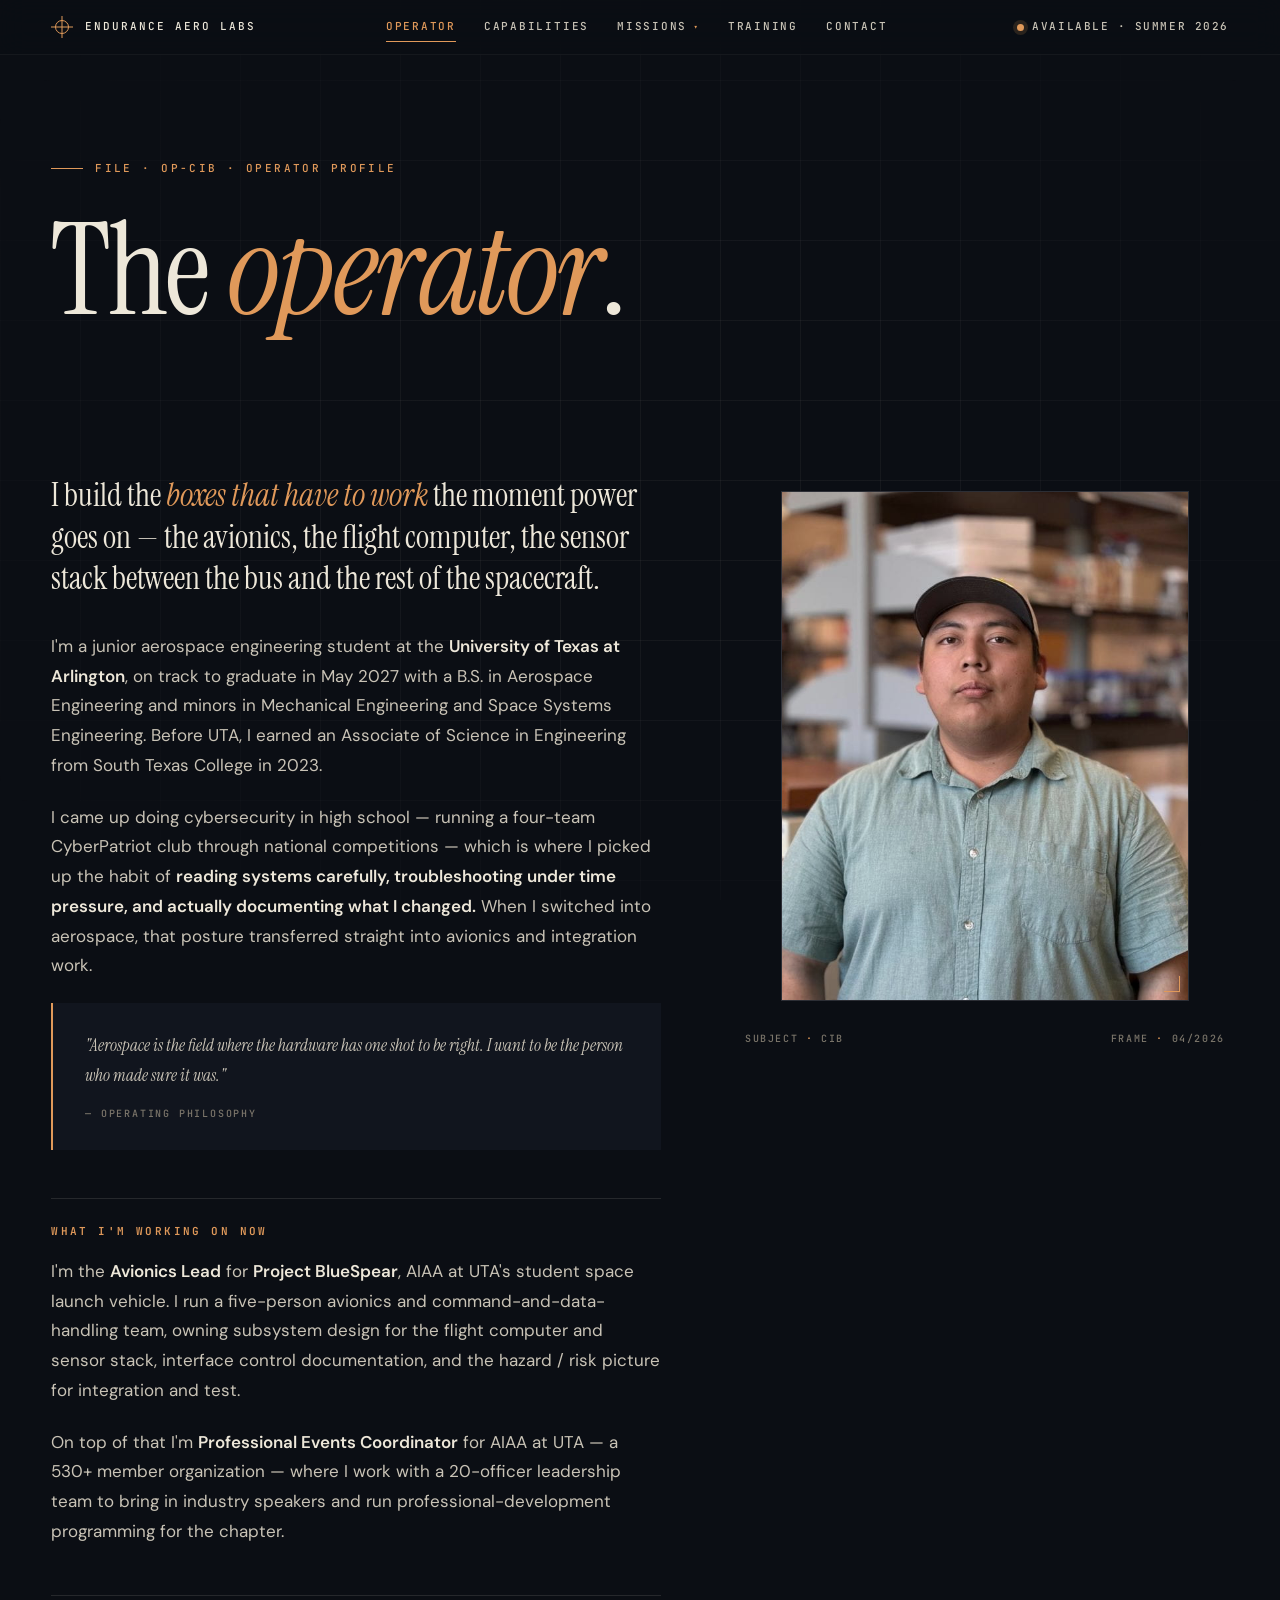
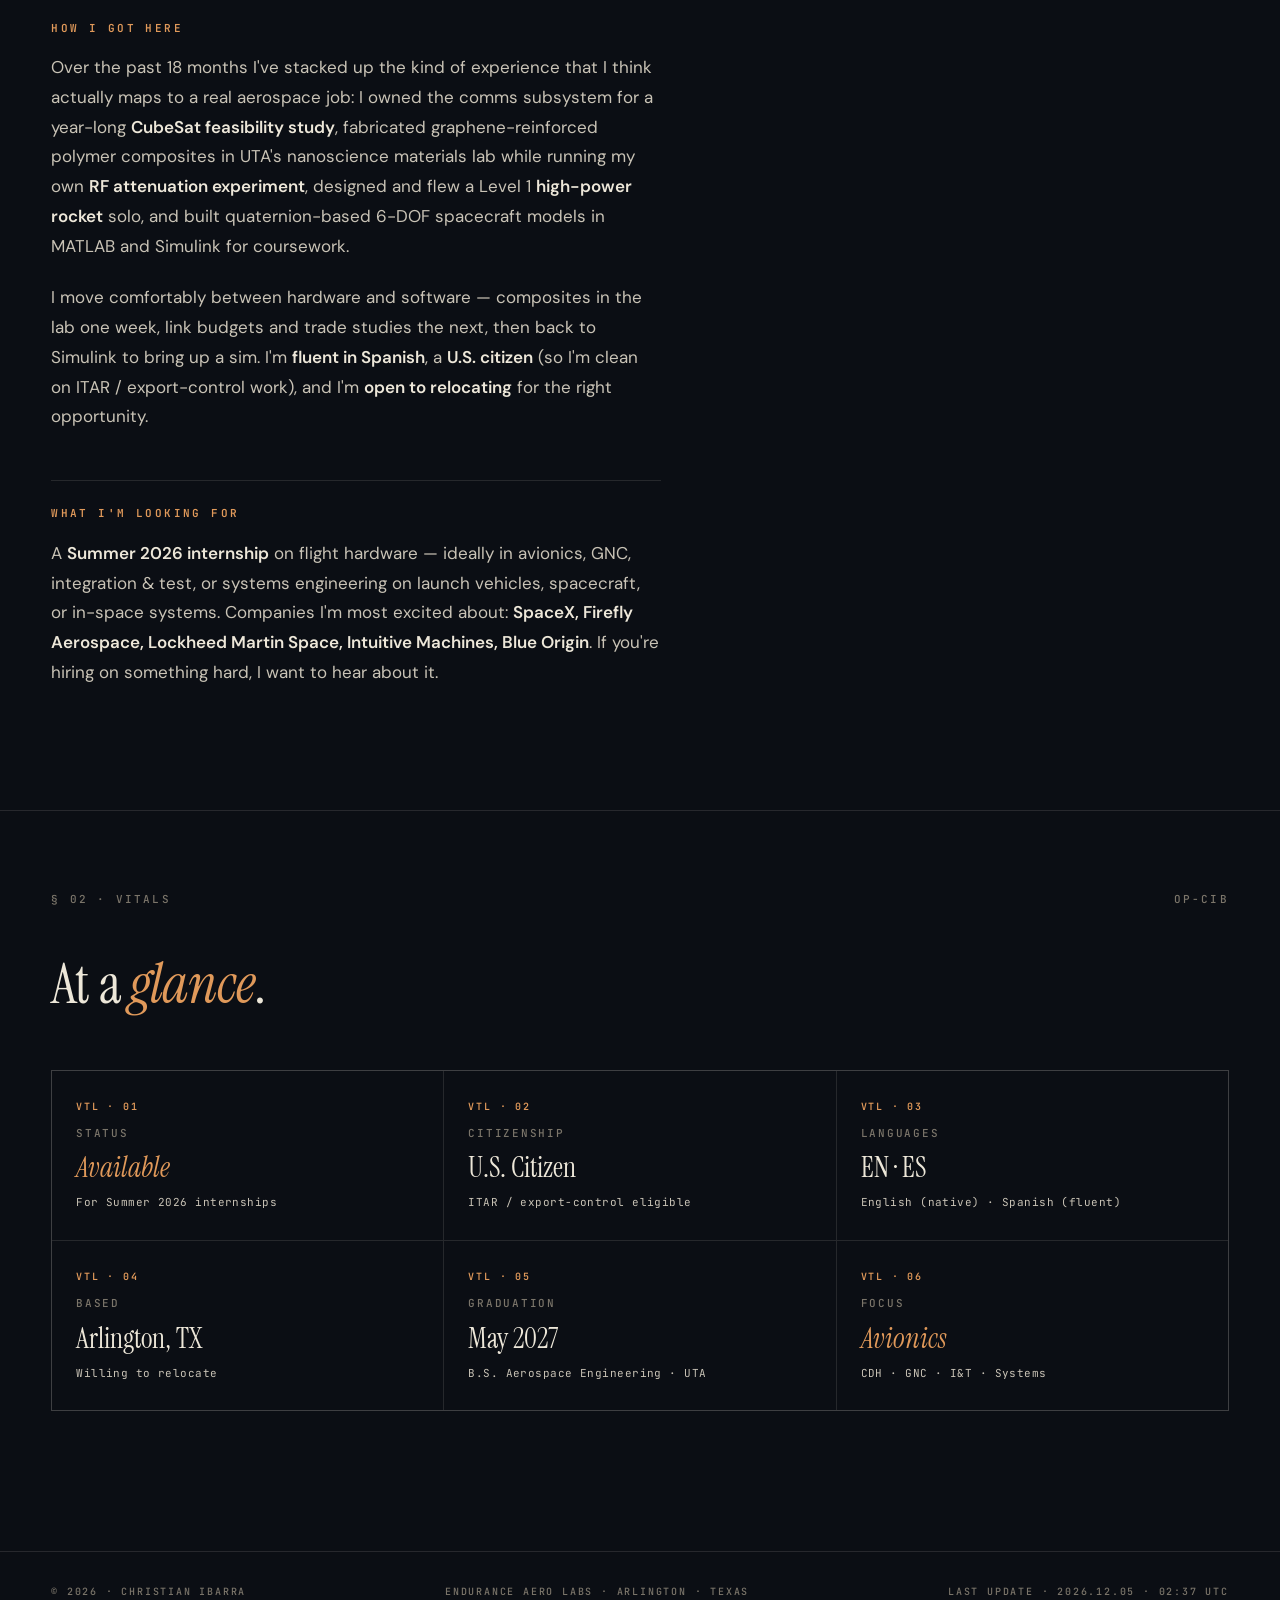
<file: about.html>
<!DOCTYPE html>
<html lang="en">
<head>
  <meta charset="UTF-8" />
  <meta name="viewport" content="width=device-width, initial-scale=1.0" />
  <title>Operator File — Christian Ibarra · Endurance Aero Labs</title>
  <meta name="description" content="Full operator profile for Christian Ibarra — background, focus, and engineering philosophy." />

  <link rel="preconnect" href="https://fonts.googleapis.com">
  <link rel="preconnect" href="https://fonts.gstatic.com" crossorigin>
  <link href="https://fonts.googleapis.com/css2?family=Instrument+Serif:ital@0;1&family=DM+Sans:opsz,wght@9..40,400;9..40,500;9..40,600;9..40,700&family=JetBrains+Mono:wght@300;400;500;600&display=swap" rel="stylesheet">

  <link rel="stylesheet" href="shared.css">

    <!-- Favicons (responsive-fade: silhouette at 16, simplified at 32, full at 48+) -->
  <link rel="icon" type="image/svg+xml" href="assets/images/favicon.svg">
  <link rel="icon" type="image/png" sizes="16x16" href="assets/images/favicon-16.png">
  <link rel="icon" type="image/png" sizes="32x32" href="assets/images/favicon-32.png">
  <link rel="icon" type="image/png" sizes="48x48" href="assets/images/favicon-48.png">
  <link rel="icon" href="assets/images/favicon.ico" sizes="any">
  <link rel="apple-touch-icon" href="assets/images/apple-touch-icon.png">
  <link rel="manifest" href="assets/images/site.webmanifest">
  <meta name="theme-color" content="#0B0E14">

  <style>
    /* PAGE-SPECIFIC: about */
    .page-hero {
      padding: 160px 0 60px;
      position: relative;
    }
    .page-hero-eyebrow {
      font-family: var(--mono);
      font-size: 11px;
      letter-spacing: 0.22em;
      text-transform: uppercase;
      color: var(--accent);
      display: flex; align-items: center; gap: 12px;
      margin-bottom: 32px;
      font-weight: 500;
    }
    .page-hero-eyebrow::before {
      content: ""; width: 32px; height: 1px; background: var(--accent);
    }
    .page-hero-title {
      font-family: var(--serif);
      font-size: clamp(56px, 10vw, 144px);
      line-height: 0.95;
      letter-spacing: -0.02em;
      font-weight: 400;
      margin: 0 0 24px;
    }
    .page-hero-title em { font-style: italic; color: var(--accent); }

    .about-hero-grid {
      display: grid;
      grid-template-columns: 5fr 4fr;
      gap: 80px;
      align-items: start;
      padding: 60px 0 100px;
    }

    /* Portrait frame */
    .portrait-wrap {
      position: sticky; top: 100px;
      display: flex; flex-direction: column; gap: 14px;
    }
    .portrait {
      position: relative;
      aspect-ratio: 4 / 5;
      border: 1px solid var(--rule);
      background: var(--bg-soft);
      overflow: hidden;
    }
    .portrait img {
      width: 100%; height: 100%; object-fit: cover;
      filter: grayscale(0.15) contrast(1.02);
      transition: filter .5s ease, transform .8s ease;
    }
    .portrait:hover img { filter: grayscale(0) contrast(1.05); transform: scale(1.02); }

    .portrait-placeholder {
      position: absolute; inset: 0;
      display: flex; flex-direction: column;
      align-items: center; justify-content: center;
      gap: 12px;
      color: var(--fg-mute);
      font-family: var(--mono);
      font-size: 11px;
      letter-spacing: 0.16em;
      text-transform: uppercase;
      text-align: center;
      padding: 24px;
    }
    .portrait-placeholder svg { width: 48px; height: 48px; opacity: .5; }
    .portrait-placeholder strong { color: var(--accent); font-weight: 600; }

    /* Corner registration marks on portrait */
    .portrait::before, .portrait::after,
    .portrait > .corner-tl, .portrait > .corner-br {
      content: "";
      position: absolute;
      width: 16px; height: 16px;
      border-color: var(--accent);
      border-style: solid;
      pointer-events: none;
    }
    .portrait::before { top: 8px; left: 8px;  border-width: 1px 0 0 1px; }
    .portrait::after  { bottom: 8px; right: 8px; border-width: 0 1px 1px 0; }

    .portrait-meta {
      display: flex; justify-content: space-between;
      font-family: var(--mono);
      font-size: 10px;
      letter-spacing: 0.16em;
      text-transform: uppercase;
      color: var(--fg-mute);
      padding: 0 4px;
      font-weight: 500;
    }
    .portrait-meta .acc { color: var(--accent); }

    /* Body content */
    .about-content .lede {
      font-family: var(--serif);
      font-size: 32px;
      line-height: 1.3;
      color: var(--fg);
      font-weight: 400;
      margin: 0 0 32px;
    }
    .about-content .lede em { font-style: italic; color: var(--accent); }
    .about-content p {
      font-size: 17px;
      line-height: 1.75;
      color: var(--fg-soft);
      margin: 0 0 22px;
      font-weight: 400;
    }
    .about-content p strong { color: var(--fg); font-weight: 600; }
    .about-content h3 {
      font-family: var(--mono);
      font-size: 11px;
      letter-spacing: 0.22em;
      text-transform: uppercase;
      color: var(--accent);
      margin: 48px 0 16px;
      font-weight: 600;
      padding-top: 24px;
      border-top: 1px solid var(--rule);
    }

    /* Pull quote */
    .pull {
      margin: 40px 0;
      padding: 28px 32px;
      border-left: 2px solid var(--accent);
      background: var(--bg-soft);
      font-family: var(--serif);
      font-size: 24px;
      line-height: 1.4;
      color: var(--fg);
      font-style: italic;
    }
    .pull-cite {
      display: block;
      margin-top: 14px;
      font-family: var(--mono);
      font-size: 10px;
      letter-spacing: 0.18em;
      text-transform: uppercase;
      color: var(--fg-mute);
      font-style: normal;
      font-weight: 500;
    }

    /* Vitals table - full width section */
    .vitals {
      padding: 80px 0;
      border-top: 1px solid var(--rule);
    }
    .vitals-head {
      display: flex; justify-content: space-between; align-items: baseline;
      margin-bottom: 32px;
      font-family: var(--mono);
      font-size: 11px;
      letter-spacing: 0.2em;
      text-transform: uppercase;
      color: var(--fg-mute);
      font-weight: 500;
    }
    .vitals-head .vitals-title {
      font-family: var(--serif);
      font-size: 44px;
      line-height: 1;
      color: var(--fg);
      letter-spacing: -0.01em;
      text-transform: none;
    }
    .vitals-head .vitals-title em { font-style: italic; color: var(--accent); }

    .vitals-grid {
      display: grid;
      grid-template-columns: repeat(3, 1fr);
      gap: 1px;
      background: var(--rule);
      border: 1px solid var(--rule);
    }
    .vital {
      background: var(--bg);
      padding: 28px 24px;
      display: flex; flex-direction: column; gap: 10px;
      min-height: 140px;
      transition: background .25s ease;
    }
    .vital:hover { background: var(--bg-soft); }
    .vital-id {
      font-family: var(--mono);
      font-size: 10px;
      letter-spacing: 0.18em;
      color: var(--accent);
      font-weight: 600;
    }
    .vital-label {
      font-family: var(--mono);
      font-size: 11px;
      letter-spacing: 0.16em;
      text-transform: uppercase;
      color: var(--fg-mute);
      font-weight: 500;
    }
    .vital-value {
      font-family: var(--serif);
      font-size: 28px;
      line-height: 1.15;
      color: var(--fg);
      font-weight: 400;
    }
    .vital-value em { font-style: italic; color: var(--accent); }
    .vital-sub {
      font-family: var(--mono);
      font-size: 11px;
      color: var(--fg-soft);
      letter-spacing: 0.04em;
      font-weight: 400;
    }

    @media (max-width: 1180px) {
  .about-hero-grid { grid-template-columns: 1fr; gap: 48px; }
  .portrait-wrap { position: static; max-width: 420px; margin: 0 auto; }
  .vitals-grid { grid-template-columns: 1fr 1fr; }
}
    @media (max-width: 600px) {
      .vitals-grid { grid-template-columns: 1fr; }
    }

    /* Phones: tighten the about hero */
    @media (max-width: 760px) {
      .page-hero { padding: 110px 0 24px; }
      .page-hero-title { font-size: clamp(48px, 14vw, 96px); }
      .about-hero-grid { padding: 40px 0 60px; gap: 32px; }
      .portrait-wrap { max-width: 100%; }
      .about-content .lede { font-size: 24px; }
      .about-content p { font-size: 16px; }
      .pull { padding: 22px 24px; font-size: 20px; margin: 28px 0; }
      .vitals { padding: 50px 0; }
      .vitals-head .vitals-title,
      .vitals .vitals-title { font-size: 36px !important; }
      .vital { padding: 22px 18px; min-height: 0; }
      .vital-value { font-size: 24px; }
    }

    /* =========================
   ABOUT PAGE · iPad Pro / tablet fix
   Covers iPad Pro M4 portrait and landscape
   ========================= */
@media (hover: none) and (pointer: coarse) and (min-width: 761px) and (max-width: 1400px) {
  .page-hero {
    padding: 130px 0 36px;
  }

  .page-hero-title {
    font-size: clamp(60px, 10vw, 112px);
  }

  .about-hero-grid {
    grid-template-columns: 1fr;
    gap: 48px;
    padding: 48px 0 80px;
  }

  .portrait-wrap {
    position: static;
    width: min(420px, 100%);
    max-width: 420px;
    justify-self: center;
    margin: 0 auto;
  }

  .portrait {
    width: 100%;
    max-height: 58vh;
  }

  .portrait img {
    width: 100%;
    height: 100%;
    object-fit: cover;
    object-position: center top;
  }

  .about-content .lede {
    font-size: 30px;
  }

  .vitals-grid {
    grid-template-columns: 1fr 1fr;
  }
}
  </style>
</head>
<body>

  <!-- ========================== NAV ========================== -->
  <nav class="nav">
    <div class="nav-inner">
      <a href="index.html" class="brand" aria-label="Endurance Aero Labs">
        <span class="brand-mark"><span></span></span>
        Endurance&nbsp;Aero&nbsp;Labs
      </a>
      <div class="nav-links">
        <a href="about.html" class="active">Operator</a>
        <a href="index.html#capabilities">Capabilities</a>
        <div class="nav-dropdown">
          <a href="index.html#missions" class="nav-dropdown-trigger">Missions <span class="caret">▾</span></a>
          <div class="nav-dropdown-menu">
            <a href="bluespear.html"><span class="dd-id">M-006</span><span class="dd-name">BlueSpear · Avionics</span></a>
            <a href="pending.html"><span class="dd-id">M-005</span><span class="dd-name">CubeSat Feasibility</span></a>
            <a href="pending.html"><span class="dd-id">M-004</span><span class="dd-name">L1 High-Power Rocket</span></a>
            <a href="pending.html"><span class="dd-id">M-003</span><span class="dd-name">Composites &amp; RF</span></a>
            <a href="pending.html"><span class="dd-id">M-002</span><span class="dd-name">6-DOF Sim</span></a>
            <div class="nav-dropdown-sep"></div>
            <a href="index.html#missions" class="dd-all">All missions →</a>
          </div>
        </div>
        <a href="index.html#education">Training</a>
        <a href="index.html#contact">Contact</a>
      </div>
      <div class="nav-status">
        <span class="status-dot"></span>
        Available · Summer&nbsp;2026
      </div>
    </div>
  </nav>

  <main id="top">

    <section class="page-hero">
      <div class="container">
        <div class="page-hero-eyebrow reveal">FILE · OP-CIB · OPERATOR PROFILE</div>
        <h1 class="page-hero-title reveal">
          The <em>operator</em>.
        </h1>
      </div>
    </section>

    <section>
      <div class="container">
        <div class="about-hero-grid">

          <!-- LEFT: Bio / narrative -->
          <div class="about-content reveal">
            <p class="lede">
              I build the <em>boxes that have to work</em> the moment power goes on — the
              avionics, the flight computer, the sensor stack between the bus and the rest
              of the spacecraft.
            </p>

            <p>
              I'm a junior aerospace engineering student at the
              <strong>University of Texas at Arlington</strong>, on track to graduate in May 2027
              with a B.S. in Aerospace Engineering and minors in Mechanical Engineering and
              Space Systems Engineering. Before UTA, I earned an Associate of Science in
              Engineering from South Texas College in 2023.
            </p>

            <p>
              I came up doing cybersecurity in high school — running a four-team CyberPatriot
              club through national competitions — which is where I picked up the habit of
              <strong>reading systems carefully, troubleshooting under time pressure, and
              actually documenting what I changed.</strong> When I switched into aerospace,
              that posture transferred straight into avionics and integration work.
            </p>

            <p class="pull">
              "Aerospace is the field where the hardware has one shot to be right.
              I want to be the person who made sure it was."
              <span class="pull-cite">— Operating philosophy</span>
            </p>

            <h3>What I'm working on now</h3>
            <p>
              I'm the <strong>Avionics Lead</strong> for <strong>Project BlueSpear</strong>,
              AIAA at UTA's student space launch vehicle. I run a five-person avionics and
              command-and-data-handling team, owning subsystem design for the flight computer
              and sensor stack, interface control documentation, and the hazard / risk
              picture for integration and test.
            </p>
            <p>
              On top of that I'm <strong>Professional Events Coordinator</strong> for AIAA at
              UTA — a 530+ member organization — where I work with a 20-officer leadership
              team to bring in industry speakers and run professional-development programming
              for the chapter.
            </p>

            <h3>How I got here</h3>
            <p>
              Over the past 18 months I've stacked up the kind of experience that I think
              actually maps to a real aerospace job: I owned the comms subsystem for a
              year-long <strong>CubeSat feasibility study</strong>, fabricated graphene-reinforced
              polymer composites in UTA's nanoscience materials lab while running my own
              <strong>RF attenuation experiment</strong>, designed and flew a Level&nbsp;1
              <strong>high-power rocket</strong> solo, and built quaternion-based 6-DOF
              spacecraft models in MATLAB and Simulink for coursework.
            </p>
            <p>
              I move comfortably between hardware and software — composites in the lab one
              week, link budgets and trade studies the next, then back to Simulink to bring
              up a sim. I'm <strong>fluent in Spanish</strong>, a <strong>U.S. citizen</strong>
              (so I'm clean on ITAR / export-control work), and I'm <strong>open to relocating</strong>
              for the right opportunity.
            </p>

            <h3>What I'm looking for</h3>
            <p>
              A <strong>Summer&nbsp;2026 internship</strong> on flight hardware — ideally in
              avionics, GNC, integration &amp; test, or systems engineering on launch
              vehicles, spacecraft, or in-space systems. Companies I'm most excited about:
              <strong>SpaceX, Firefly Aerospace, Lockheed Martin Space, Intuitive Machines,
              Blue Origin</strong>. If you're hiring on something hard, I want to hear about it.
            </p>
          </div>

          <!-- RIGHT: Portrait + meta -->
          <aside class="portrait-wrap reveal">
            <figure class="portrait">
              <!--
                ===== REPLACE THIS BLOCK WITH YOUR PHOTO =====
                Drop a 4:5 portrait into your repo as /assets/portrait.jpg
                (recommend 1200x1500 px, slightly desaturated, clean background)
                then uncomment the <img> line below and delete the placeholder div.
              -->
              <img src="assets/images/portrait.jpg" alt="Christian Ibarra" />
            </figure>
            <div class="portrait-meta">
              <span>SUBJECT <span class="acc">·</span> CIB</span>
              <span>FRAME <span class="acc">·</span> 04/2026</span>
            </div>
          </aside>

        </div>
      </div>
    </section>

    <!-- ========================== VITALS ========================== -->
    <section class="vitals">
      <div class="container">
        <div class="vitals-head reveal">
          <span>§ 02 · VITALS</span>
          <span>OP-CIB</span>
        </div>
        <h2 class="vitals-title reveal" style="font-family: var(--serif); font-size: clamp(36px,5vw,56px); margin: 0 0 40px; font-weight: 400; letter-spacing: -0.015em;">
          At a <em style="color: var(--accent); font-style: italic;">glance</em>.
        </h2>

        <div class="vitals-grid reveal">
          <div class="vital">
            <span class="vital-id">VTL · 01</span>
            <span class="vital-label">Status</span>
            <span class="vital-value"><em>Available</em></span>
            <span class="vital-sub">For Summer 2026 internships</span>
          </div>
          <div class="vital">
            <span class="vital-id">VTL · 02</span>
            <span class="vital-label">Citizenship</span>
            <span class="vital-value">U.S. Citizen</span>
            <span class="vital-sub">ITAR / export-control eligible</span>
          </div>
          <div class="vital">
            <span class="vital-id">VTL · 03</span>
            <span class="vital-label">Languages</span>
            <span class="vital-value">EN · ES</span>
            <span class="vital-sub">English (native) · Spanish (fluent)</span>
          </div>
          <div class="vital">
            <span class="vital-id">VTL · 04</span>
            <span class="vital-label">Based</span>
            <span class="vital-value">Arlington, TX</span>
            <span class="vital-sub">Willing to relocate</span>
          </div>
          <div class="vital">
            <span class="vital-id">VTL · 05</span>
            <span class="vital-label">Graduation</span>
            <span class="vital-value">May 2027</span>
            <span class="vital-sub">B.S. Aerospace Engineering · UTA</span>
          </div>
          <div class="vital">
            <span class="vital-id">VTL · 06</span>
            <span class="vital-label">Focus</span>
            <span class="vital-value"><em>Avionics</em></span>
            <span class="vital-sub">CDH · GNC · I&amp;T · Systems</span>
          </div>
        </div>
      </div>
    </section>

  </main>
  

  <!-- ========================== FOOTER ========================== -->
  <footer>
    <div class="container">
      <div class="footer-inner">
        <div>© 2026 · Christian Ibarra</div>
        <div>Endurance Aero Labs · ARLINGTON · TEXAS</div>
        <div>Last Update · <span id="ts">—</span></div>
      </div>
    </div>
  </footer>

  <script src="shared.js"></script>
</body>
</html>
</file>
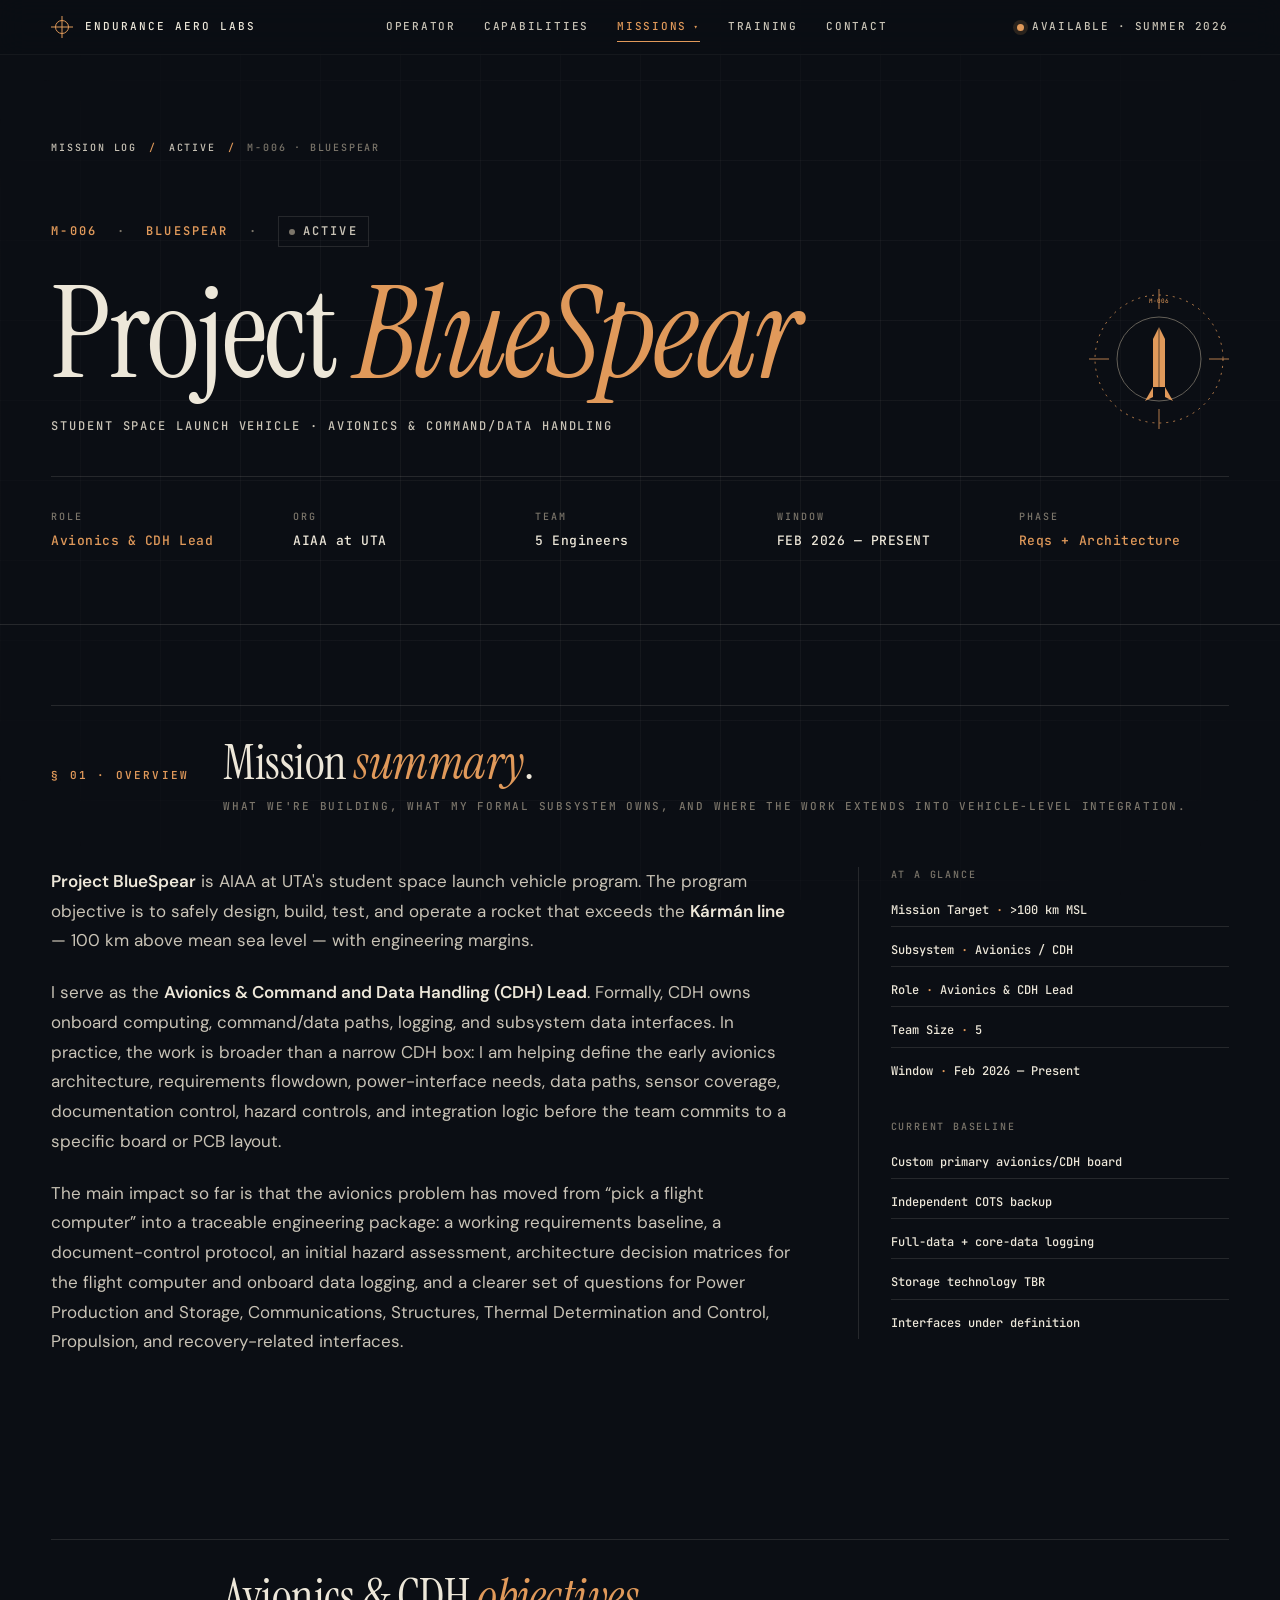
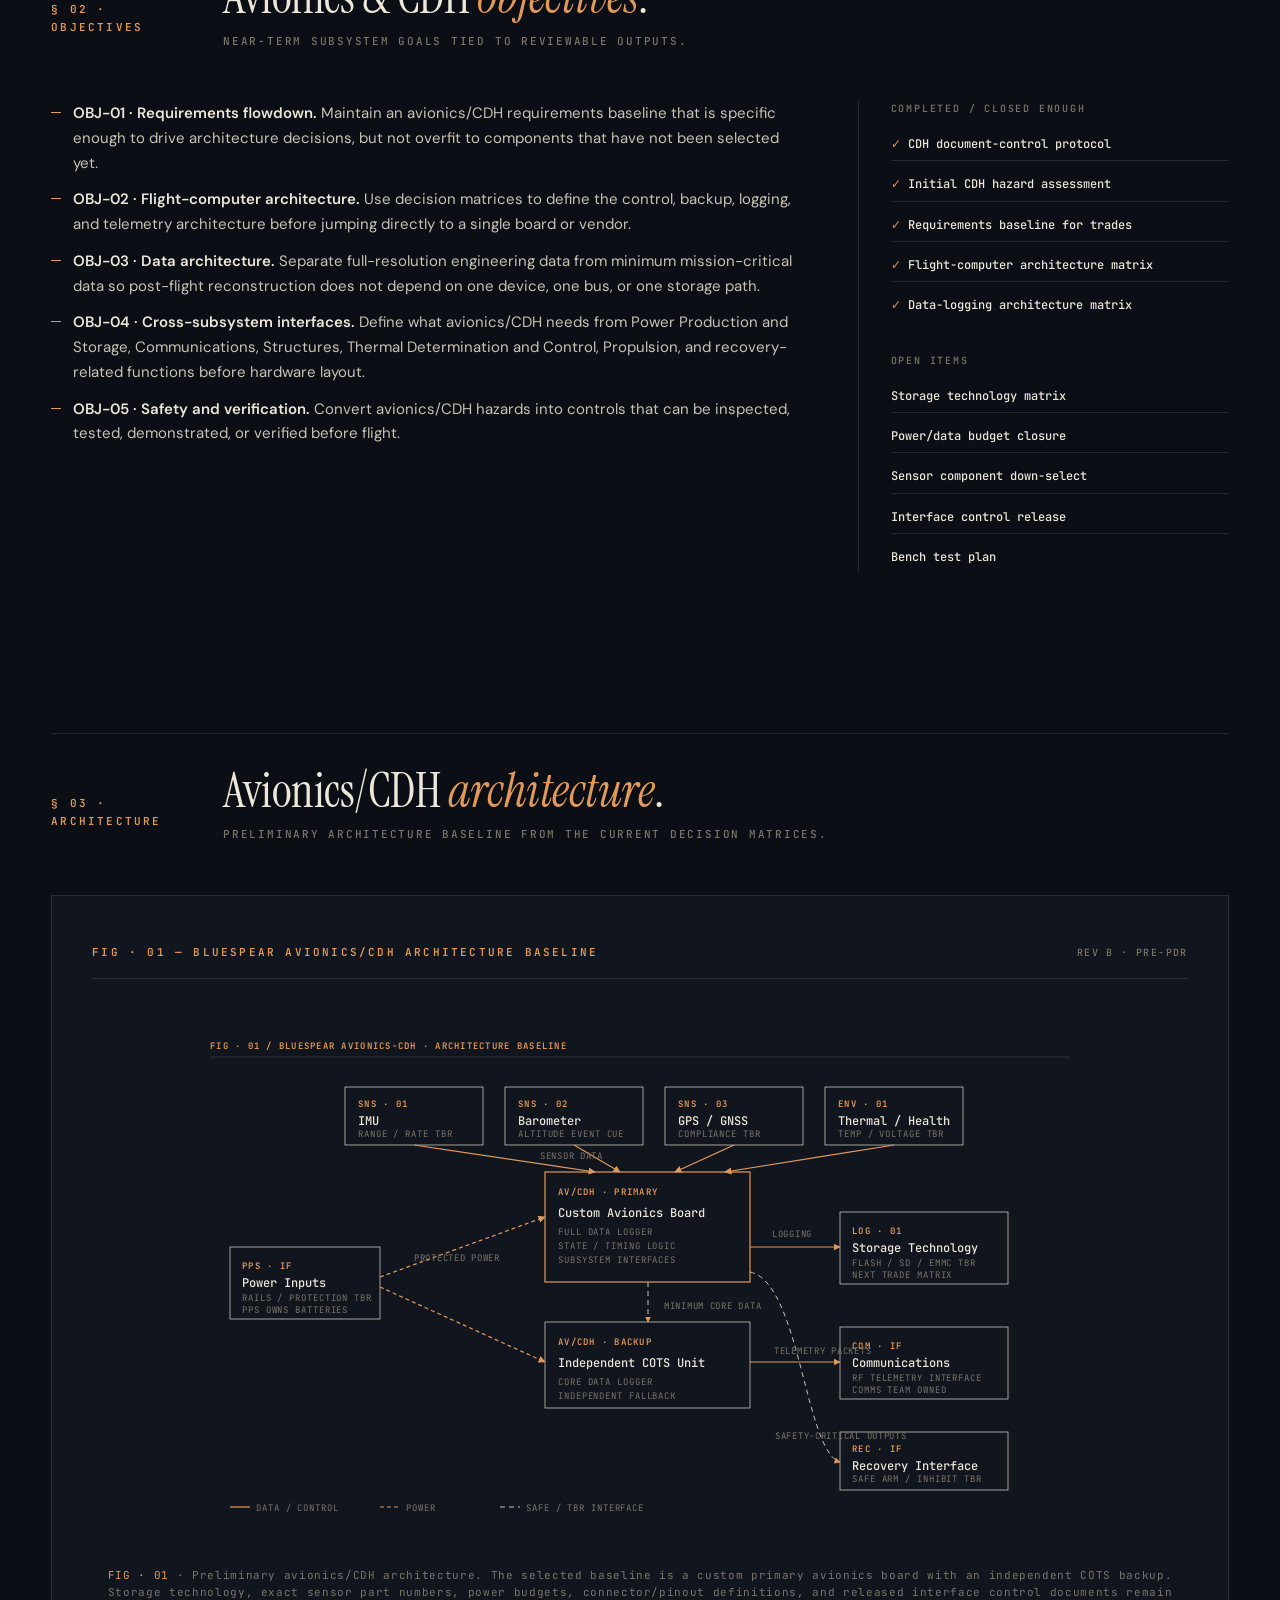
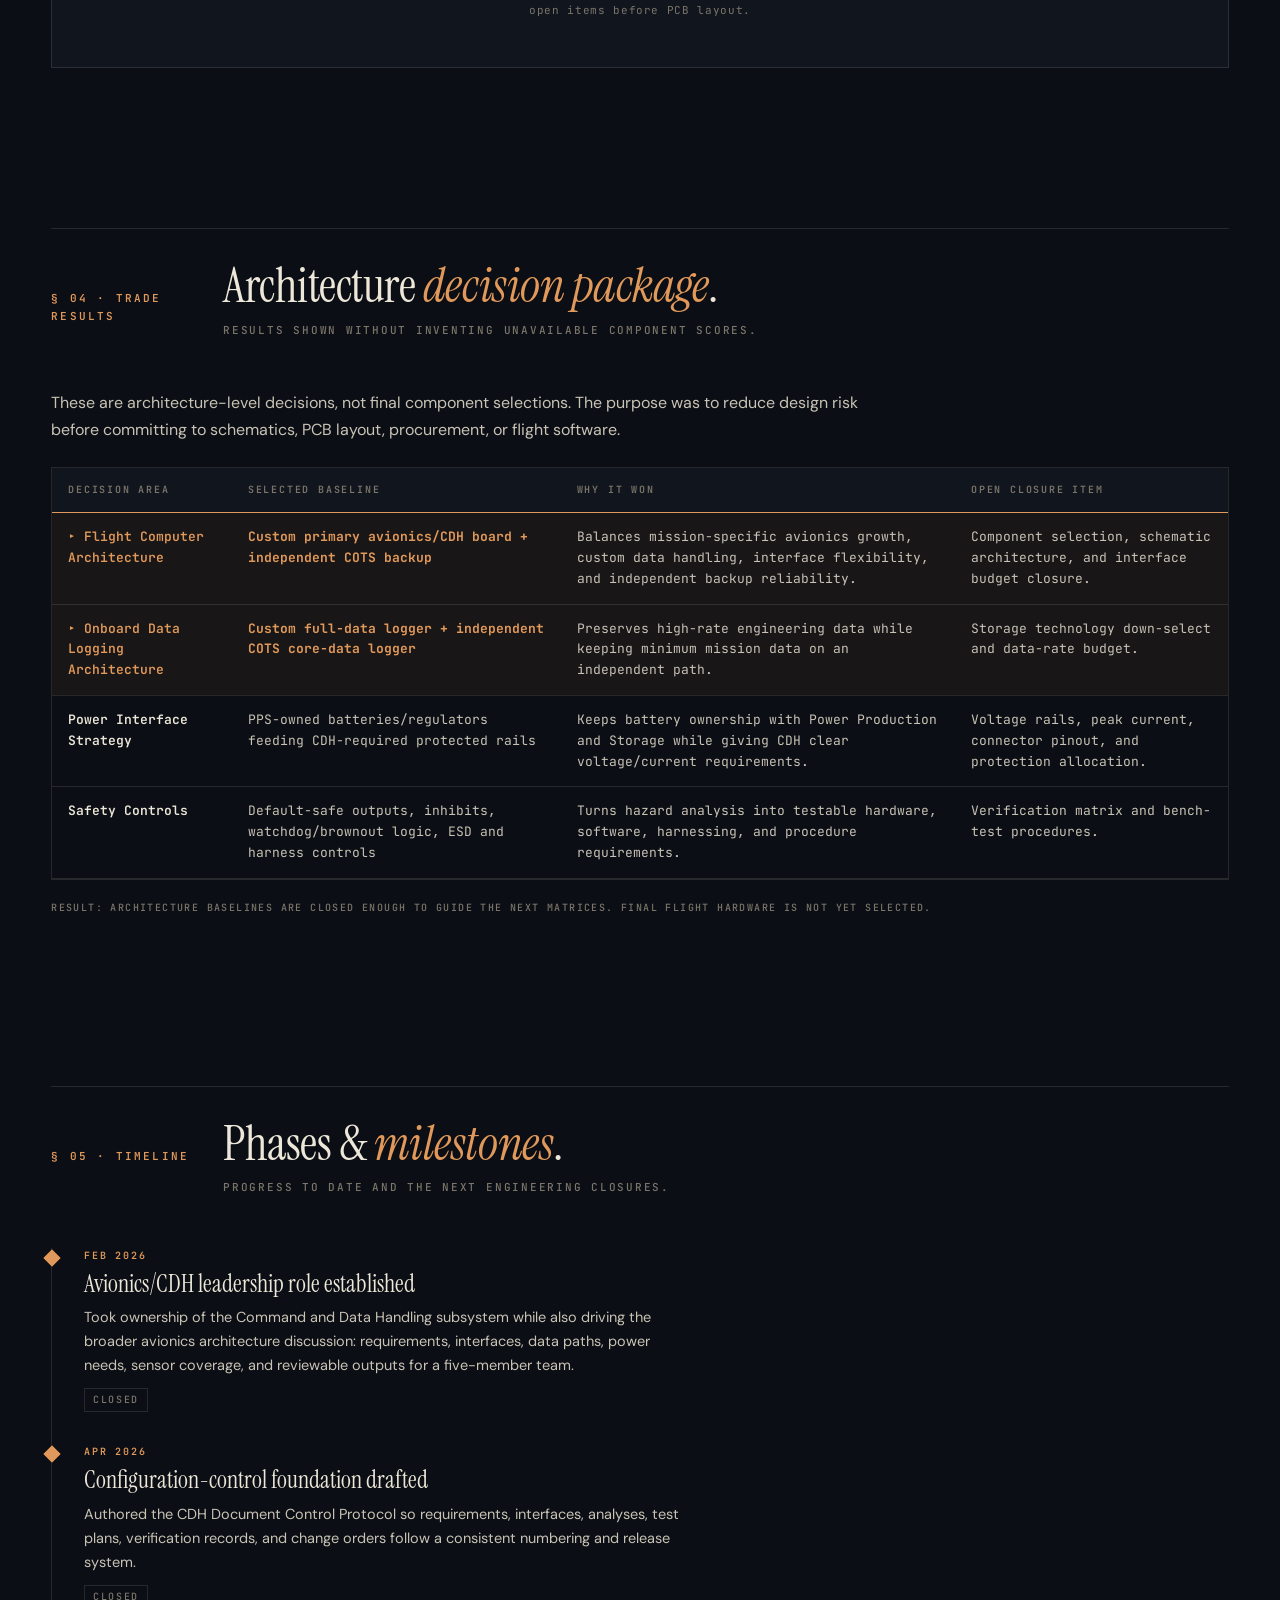
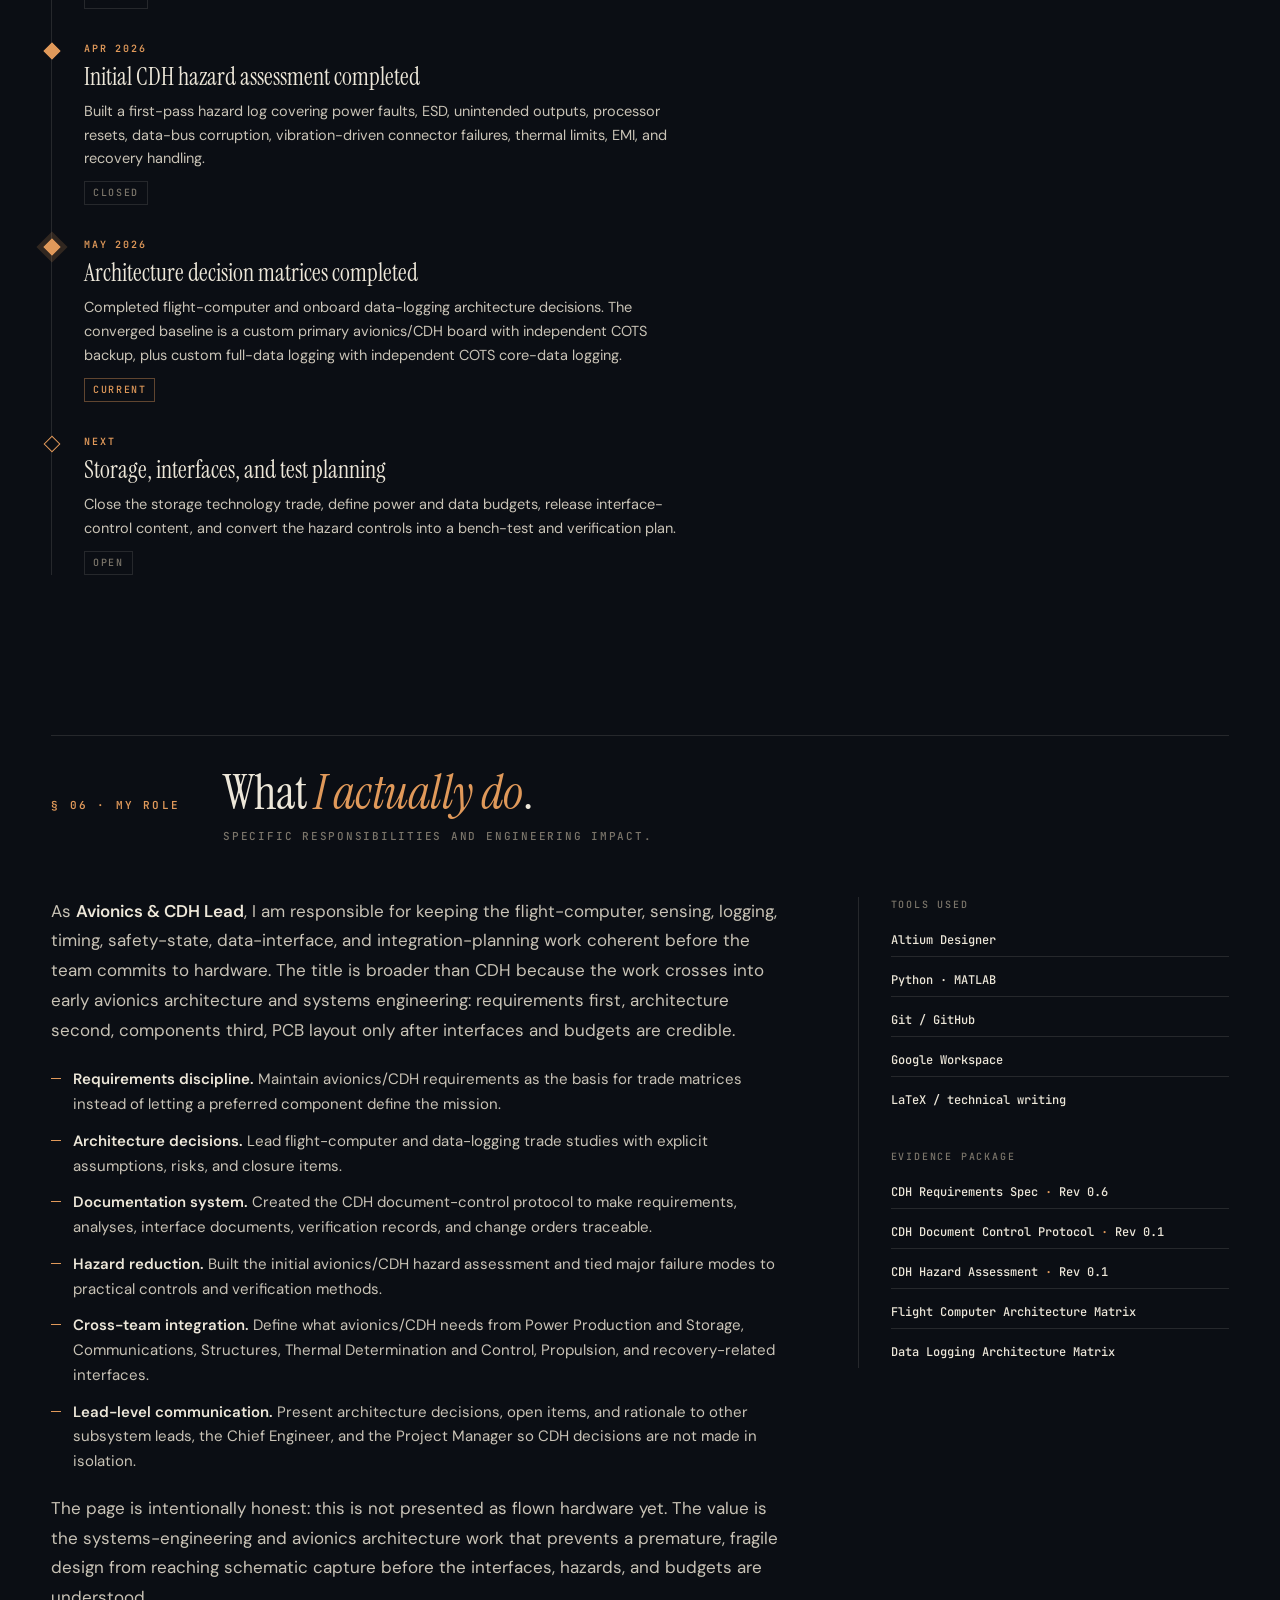
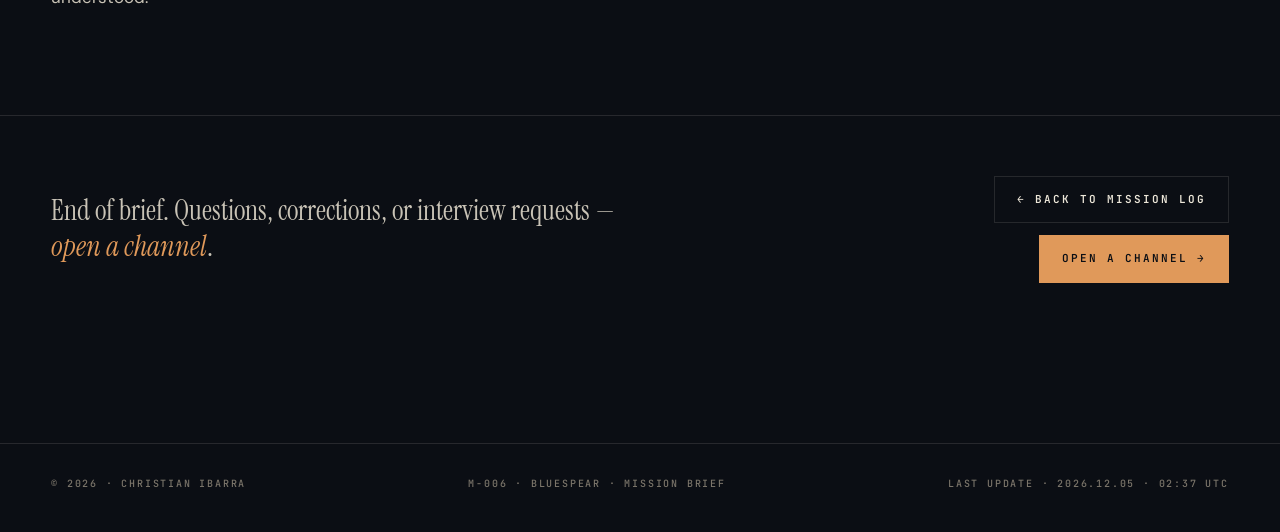
<file: bluespear.html>
<!DOCTYPE html>
<html lang="en">
<head>
  <meta charset="UTF-8" />
  <meta name="viewport" content="width=device-width, initial-scale=1.0" />
  <title>Mission Brief · M-006 BlueSpear — Endurance Aero Labs</title>
  <meta name="description" content="Mission brief for Project BlueSpear — AIAA at UTA student space launch vehicle targeting the Kármán line. Avionics and CDH lead role, flight-systems architecture decisions, documentation control, hazard assessment, and cross-subsystem integration planning." />

  <link rel="preconnect" href="https://fonts.googleapis.com">
  <link rel="preconnect" href="https://fonts.gstatic.com" crossorigin>
  <link href="https://fonts.googleapis.com/css2?family=Instrument+Serif:ital@0;1&family=DM+Sans:opsz,wght@9..40,400;9..40,500;9..40,600;9..40,700&family=JetBrains+Mono:wght@300;400;500;600&display=swap" rel="stylesheet">

  <link rel="stylesheet" href="shared.css">
  <link rel="stylesheet" href="mission-brief.css">

    <!-- Favicons (responsive-fade: silhouette at 16, simplified at 32, full at 48+) -->
  <link rel="icon" type="image/svg+xml" href="assets/images/favicon.svg">
  <link rel="icon" type="image/png" sizes="16x16" href="assets/images/favicon-16.png">
  <link rel="icon" type="image/png" sizes="32x32" href="assets/images/favicon-32.png">
  <link rel="icon" type="image/png" sizes="48x48" href="assets/images/favicon-48.png">
  <link rel="icon" href="assets/images/favicon.ico" sizes="any">
  <link rel="apple-touch-icon" href="assets/images/apple-touch-icon.png">
  <link rel="manifest" href="assets/images/site.webmanifest">
  <meta name="theme-color" content="#0B0E14">

  
</head>
<body>

  <!-- ========================== NAV ========================== -->
  <nav class="nav">
    <div class="nav-inner">
      <a href="index.html" class="brand" aria-label="Endurance Aero Labs">
        <span class="brand-mark"><span></span></span>
        Endurance&nbsp;Aero&nbsp;Labs
      </a>
      <div class="nav-links">
        <a href="about.html">Operator</a>
        <a href="index.html#capabilities">Capabilities</a>
        <div class="nav-dropdown">
          <a href="index.html#missions" class="nav-dropdown-trigger active">Missions <span class="caret">▾</span></a>
          <div class="nav-dropdown-menu">
            <a href="bluespear.html"><span class="dd-id">M-006</span><span class="dd-name">BlueSpear · Avionics/CDH</span></a>
            <a href="pending.html"><span class="dd-id">M-005</span><span class="dd-name">CubeSat Feasibility</span></a>
            <a href="pending.html"><span class="dd-id">M-004</span><span class="dd-name">L1 High-Power Rocket</span></a>
            <a href="pending.html"><span class="dd-id">M-003</span><span class="dd-name">Composites &amp; RF</span></a>
            <a href="pending.html"><span class="dd-id">M-002</span><span class="dd-name">6-DOF Sim</span></a>
            <div class="nav-dropdown-sep"></div>
            <a href="index.html#missions" class="dd-all">All missions →</a>
          </div>
        </div>
        <a href="index.html#education">Training</a>
        <a href="index.html#contact">Contact</a>
      </div>
      <div class="nav-status">
        <span class="status-dot"></span>
        Available · Summer&nbsp;2026
      </div>
    </div>
  </nav>

  <main id="top">

    <!-- ========================== BRIEF HERO ========================== -->
    <section class="brief-hero">
      <div class="container">
        <div class="brief-crumbs reveal">
          <a href="index.html">Mission Log</a>
          <span class="sep">/</span>
          <a href="index.html#missions">Active</a>
          <span class="sep">/</span>
          <span>M-006 · BlueSpear</span>
        </div>

        <div class="brief-banner reveal">
          <div>
            <div class="brief-id-row">
              <span>M-006</span><span class="pipe">·</span>
              <span>BlueSpear</span><span class="pipe">·</span>
              <span class="status"><span class="dot"></span>Active</span>
            </div>
            <h1 class="brief-title">Project <em>BlueSpear</em></h1>
            <p class="brief-sub">Student Space Launch Vehicle · Avionics &amp; Command/Data Handling</p>
          </div>

          <div class="brief-mark" aria-hidden="true">
            <svg viewBox="0 0 140 140">
              <!-- outer rotating ring -->
              <g class="rot">
                <circle cx="70" cy="70" r="64" stroke-dasharray="2 5" />
                <text x="70" y="14" font-family="JetBrains Mono" font-size="6" fill="var(--accent)" text-anchor="middle" stroke="none">M-006</text>
              </g>
              <!-- inner static elements -->
              <circle cx="70" cy="70" r="42" class="mute" />
              <!-- vehicle silhouette -->
              <g transform="translate(70 70)">
                <polygon points="0,-32 6,-20 6,28 -6,28 -6,-20" class="fill" />
                <polygon points="-6,28 -14,42 -6,38" class="fill" />
                <polygon points="6,28 14,42 6,38" class="fill" />
                <line x1="0" y1="-32" x2="0" y2="32" stroke="var(--bg)" stroke-width="0.6" />
              </g>
              <!-- crosshair -->
              <line x1="70" y1="0" x2="70" y2="20" />
              <line x1="70" y1="120" x2="70" y2="140" />
              <line x1="0" y1="70" x2="20" y2="70" />
              <line x1="120" y1="70" x2="140" y2="70" />
            </svg>
          </div>
        </div>

        <div class="brief-facts reveal">
          <div class="brief-fact">
            <span class="brief-fact-label">Role</span>
            <span class="brief-fact-value acc">Avionics &amp; CDH Lead</span>
          </div>
          <div class="brief-fact">
            <span class="brief-fact-label">Org</span>
            <span class="brief-fact-value">AIAA at UTA</span>
          </div>
          <div class="brief-fact">
            <span class="brief-fact-label">Team</span>
            <span class="brief-fact-value">5 Engineers</span>
          </div>
          <div class="brief-fact">
            <span class="brief-fact-label">Window</span>
            <span class="brief-fact-value">FEB 2026 — PRESENT</span>
          </div>
          <div class="brief-fact">
            <span class="brief-fact-label">Phase</span>
            <span class="brief-fact-value acc">Reqs + Architecture</span>
          </div>
        </div>
      </div>
    </section>

    <!-- ========================== 01 · OVERVIEW ========================== -->
    <section class="brief">
      <div class="container">
        <header class="brief-section-head reveal">
          <div class="brief-section-num">§ 01 · Overview</div>
          <div>
            <h2 class="brief-section-title">Mission <em>summary</em>.</h2>
            <p class="brief-section-kicker">What we're building, what my formal subsystem owns, and where the work extends into vehicle-level integration.</p>
          </div>
        </header>

        <div class="brief-two reveal">
          <div class="brief-prose">
            <p>
              <strong>Project BlueSpear</strong> is AIAA at UTA's student space launch
              vehicle program. The program objective is to safely design, build, test,
              and operate a rocket that exceeds the <strong>Kármán line</strong> —
              100 km above mean sea level — with engineering margins.
            </p>
            <p>
              I serve as the <strong>Avionics &amp; Command and Data Handling (CDH) Lead</strong>.
              Formally, CDH owns onboard computing, command/data paths, logging, and
              subsystem data interfaces. In practice, the work is broader than a narrow
              CDH box: I am helping define the early avionics architecture, requirements
              flowdown, power-interface needs, data paths, sensor coverage, documentation
              control, hazard controls, and integration logic before the team commits to
              a specific board or PCB layout.
            </p>
            <p>
              The main impact so far is that the avionics problem has moved from “pick a flight
              computer” into a traceable engineering package: a working requirements baseline,
              a document-control protocol, an initial hazard assessment, architecture decision
              matrices for the flight computer and onboard data logging, and a clearer set of
              questions for Power Production and Storage, Communications, Structures, Thermal
              Determination and Control, Propulsion, and recovery-related interfaces.
            </p>
          </div>

          <aside class="brief-aside">
            <div class="brief-aside-block">
              <div class="brief-aside-label">At a Glance</div>
              <ul class="brief-aside-list">
                <li>Mission Target <span class="acc">·</span> &gt;100 km MSL</li>
                <li>Subsystem <span class="acc">·</span> Avionics / CDH</li>
                <li>Role <span class="acc">·</span> Avionics &amp; CDH Lead</li>
                <li>Team Size <span class="acc">·</span> 5</li>
                <li>Window <span class="acc">·</span> Feb 2026 — Present</li>
              </ul>
            </div>
            <div class="brief-aside-block">
              <div class="brief-aside-label">Current Baseline</div>
              <ul class="brief-aside-list">
                <li>Custom primary avionics/CDH board</li>
                <li>Independent COTS backup</li>
                <li>Full-data + core-data logging</li>
                <li>Storage technology TBR</li>
                <li>Interfaces under definition</li>
              </ul>
            </div>
          </aside>
        </div>
      </div>
    </section>

    <!-- ========================== 02 · OBJECTIVES ========================== -->
    <section class="brief">
      <div class="container">
        <header class="brief-section-head reveal">
          <div class="brief-section-num">§ 02 · Objectives</div>
          <div>
            <h2 class="brief-section-title">Avionics &amp; CDH <em>objectives</em>.</h2>
            <p class="brief-section-kicker">Near-term subsystem goals tied to reviewable outputs.</p>
          </div>
        </header>

        <div class="brief-two reveal">
          <div class="brief-prose">
            <ul>
              <li><strong>OBJ-01 · Requirements flowdown.</strong> Maintain an avionics/CDH requirements baseline that is specific enough to drive architecture decisions, but not overfit to components that have not been selected yet.</li>
              <li><strong>OBJ-02 · Flight-computer architecture.</strong> Use decision matrices to define the control, backup, logging, and telemetry architecture before jumping directly to a single board or vendor.</li>
              <li><strong>OBJ-03 · Data architecture.</strong> Separate full-resolution engineering data from minimum mission-critical data so post-flight reconstruction does not depend on one device, one bus, or one storage path.</li>
              <li><strong>OBJ-04 · Cross-subsystem interfaces.</strong> Define what avionics/CDH needs from Power Production and Storage, Communications, Structures, Thermal Determination and Control, Propulsion, and recovery-related functions before hardware layout.</li>
              <li><strong>OBJ-05 · Safety and verification.</strong> Convert avionics/CDH hazards into controls that can be inspected, tested, demonstrated, or verified before flight.</li>
            </ul>
          </div>

          <aside class="brief-aside">
            <div class="brief-aside-block">
              <div class="brief-aside-label">Completed / Closed Enough</div>
              <ul class="brief-aside-list">
                <li><span class="acc">✓</span> CDH document-control protocol</li>
                <li><span class="acc">✓</span> Initial CDH hazard assessment</li>
                <li><span class="acc">✓</span> Requirements baseline for trades</li>
                <li><span class="acc">✓</span> Flight-computer architecture matrix</li>
                <li><span class="acc">✓</span> Data-logging architecture matrix</li>
              </ul>
            </div>
            <div class="brief-aside-block">
              <div class="brief-aside-label">Open Items</div>
              <ul class="brief-aside-list">
                <li>Storage technology matrix</li>
                <li>Power/data budget closure</li>
                <li>Sensor component down-select</li>
                <li>Interface control release</li>
                <li>Bench test plan</li>
              </ul>
            </div>
          </aside>
        </div>
      </div>
    </section>

    <!-- ========================== 03 · ARCHITECTURE ========================== -->
    <section class="brief">
      <div class="container">
        <header class="brief-section-head reveal">
          <div class="brief-section-num">§ 03 · Architecture</div>
          <div>
            <h2 class="brief-section-title">Avionics/CDH <em>architecture</em>.</h2>
            <p class="brief-section-kicker">Preliminary architecture baseline from the current decision matrices.</p>
          </div>
        </header>

        <div class="arch-block reveal">
          <div class="arch-block-head">
            <span class="arch-block-title">FIG · 01 — BlueSpear Avionics/CDH Architecture Baseline</span>
            <span class="arch-block-meta">REV B · PRE-PDR</span>
          </div>

          <div class="arch-svg-wrap">
            <svg class="arch-svg" viewBox="0 0 900 500" xmlns="http://www.w3.org/2000/svg">
              <defs>
                <marker id="arrow" viewBox="0 0 10 10" refX="9" refY="5" markerWidth="6" markerHeight="6" orient="auto-start-reverse">
                  <path d="M 0 0 L 10 5 L 0 10 z" fill="var(--accent)" />
                </marker>
              </defs>
              <style>
                .box { fill: #11151E; stroke: var(--fg-soft); stroke-width: 0.8; }
                .box-acc { fill: #11151E; stroke: var(--accent); stroke-width: 1.2; }
                .box-label { font-family: 'JetBrains Mono', monospace; font-size: 12px; fill: var(--fg); font-weight: 500; }
                .box-sub   { font-family: 'JetBrains Mono', monospace; font-size: 9px; fill: var(--fg-mute); letter-spacing: 0.1em; }
                .box-id    { font-family: 'JetBrains Mono', monospace; font-size: 9px; fill: var(--accent); letter-spacing: 0.14em; font-weight: 600; }
                .line { stroke: var(--fg-soft); stroke-width: 0.8; fill: none; }
                .line-acc { stroke: var(--accent); stroke-width: 1.2; fill: none; }
                .line-pwr { stroke: var(--accent); stroke-width: 1.2; stroke-dasharray: 4 3; fill: none; }
                .line-safe { stroke: var(--fg-soft); stroke-width: 1.0; stroke-dasharray: 5 4; fill: none; }
                .line-label { font-family: 'JetBrains Mono', monospace; font-size: 9px; fill: var(--fg-mute); letter-spacing: 0.08em; }
              </style>

              <text x="20" y="22" class="box-id">FIG · 01 / BLUESPEAR AVIONICS-CDH · ARCHITECTURE BASELINE</text>
              <line x1="20" y1="30" x2="880" y2="30" stroke="var(--rule)" stroke-width="1" />

              <!-- POWER -->
              <rect class="box" x="40" y="220" width="150" height="72" />
              <text x="52" y="242" class="box-id">PPS · IF</text>
              <text x="52" y="260" class="box-label">Power Inputs</text>
              <text x="52" y="274" class="box-sub">RAILS / PROTECTION TBR</text>
              <text x="52" y="286" class="box-sub">PPS OWNS BATTERIES</text>

              <!-- PRIMARY CDH -->
              <rect class="box-acc" x="355" y="145" width="205" height="110" />
              <text x="368" y="168" class="box-id">AV/CDH · PRIMARY</text>
              <text x="368" y="190" class="box-label">Custom Avionics Board</text>
              <text x="368" y="208" class="box-sub">FULL DATA LOGGER</text>
              <text x="368" y="222" class="box-sub">STATE / TIMING LOGIC</text>
              <text x="368" y="236" class="box-sub">SUBSYSTEM INTERFACES</text>

              <!-- BACKUP -->
              <rect class="box" x="355" y="295" width="205" height="86" />
              <text x="368" y="318" class="box-id">AV/CDH · BACKUP</text>
              <text x="368" y="340" class="box-label">Independent COTS Unit</text>
              <text x="368" y="358" class="box-sub">CORE DATA LOGGER</text>
              <text x="368" y="372" class="box-sub">INDEPENDENT FALLBACK</text>

              <!-- SENSORS -->
              <rect class="box" x="155" y="60" width="138" height="58" />
              <text x="168" y="80" class="box-id">SNS · 01</text>
              <text x="168" y="98" class="box-label">IMU</text>
              <text x="168" y="110" class="box-sub">RANGE / RATE TBR</text>

              <rect class="box" x="315" y="60" width="138" height="58" />
              <text x="328" y="80" class="box-id">SNS · 02</text>
              <text x="328" y="98" class="box-label">Barometer</text>
              <text x="328" y="110" class="box-sub">ALTITUDE EVENT CUE</text>

              <rect class="box" x="475" y="60" width="138" height="58" />
              <text x="488" y="80" class="box-id">SNS · 03</text>
              <text x="488" y="98" class="box-label">GPS / GNSS</text>
              <text x="488" y="110" class="box-sub">COMPLIANCE TBR</text>

              <rect class="box" x="635" y="60" width="138" height="58" />
              <text x="648" y="80" class="box-id">ENV · 01</text>
              <text x="648" y="98" class="box-label">Thermal / Health</text>
              <text x="648" y="110" class="box-sub">TEMP / VOLTAGE TBR</text>

              <!-- STORAGE -->
              <rect class="box" x="650" y="185" width="168" height="72" />
              <text x="662" y="207" class="box-id">LOG · 01</text>
              <text x="662" y="225" class="box-label">Storage Technology</text>
              <text x="662" y="239" class="box-sub">FLASH / SD / EMMC TBR</text>
              <text x="662" y="251" class="box-sub">NEXT TRADE MATRIX</text>

              <!-- COMMS -->
              <rect class="box" x="650" y="300" width="168" height="72" />
              <text x="662" y="322" class="box-id">COM · IF</text>
              <text x="662" y="340" class="box-label">Communications</text>
              <text x="662" y="354" class="box-sub">RF TELEMETRY INTERFACE</text>
              <text x="662" y="366" class="box-sub">COMMS TEAM OWNED</text>

              <!-- RECOVERY -->
              <rect class="box" x="650" y="405" width="168" height="58" />
              <text x="662" y="425" class="box-id">REC · IF</text>
              <text x="662" y="443" class="box-label">Recovery Interface</text>
              <text x="662" y="455" class="box-sub">SAFE ARM / INHIBIT TBR</text>

              <!-- Connections from sensors -->
              <path d="M224 118 L405 145" class="line-acc" marker-end="url(#arrow)" />
              <path d="M384 118 L430 145" class="line-acc" marker-end="url(#arrow)" />
              <path d="M544 118 L485 145" class="line-acc" marker-end="url(#arrow)" />
              <path d="M704 118 L535 145" class="line-acc" marker-end="url(#arrow)" />
              <text class="line-label" x="350" y="132">SENSOR DATA</text>

              <!-- Power -->
              <path d="M190 250 L355 190" class="line-pwr" marker-end="url(#arrow)" />
              <path d="M190 260 L355 335" class="line-pwr" marker-end="url(#arrow)" />
              <text class="line-label" x="224" y="234">PROTECTED POWER</text>

              <!-- Primary backup data -->
              <path d="M458 255 L458 295" class="line-safe" marker-end="url(#arrow)" />
              <text class="line-label" x="474" y="282">MINIMUM CORE DATA</text>

              <!-- Outbound -->
              <path d="M560 220 L650 220" class="line-acc" marker-end="url(#arrow)" />
              <path d="M560 335 L650 335" class="line-acc" marker-end="url(#arrow)" />
              <path d="M560 245 C610 255 615 425 650 435" class="line-safe" marker-end="url(#arrow)" />
              <text class="line-label" x="582" y="210">LOGGING</text>
              <text class="line-label" x="584" y="327">TELEMETRY PACKETS</text>
              <text class="line-label" x="585" y="412">SAFETY-CRITICAL OUTPUTS</text>

              <!-- Legend -->
              <line x1="40" y1="480" x2="60" y2="480" class="line-acc" />
              <text x="66" y="484" class="box-sub">DATA / CONTROL</text>
              <line x1="190" y1="480" x2="210" y2="480" class="line-pwr" />
              <text x="216" y="484" class="box-sub">POWER</text>
              <line x1="310" y1="480" x2="330" y2="480" class="line-safe" />
              <text x="336" y="484" class="box-sub">SAFE / TBR INTERFACE</text>
            </svg>
          </div>

          <div class="arch-caption">
            <span class="acc">FIG · 01</span> · Preliminary avionics/CDH architecture. The selected baseline is a
            custom primary avionics board with an independent COTS backup. Storage technology, exact sensor
            part numbers, power budgets, connector/pinout definitions, and released interface control documents
            remain open items before PCB layout.
          </div>
        </div>
      </div>
    </section>

    <!-- ========================== 04 · TRADE STUDY ========================== -->
    <section class="brief">
      <div class="container">
        <header class="brief-section-head reveal">
          <div class="brief-section-num">§ 04 · Trade Results</div>
          <div>
            <h2 class="brief-section-title">Architecture <em>decision package</em>.</h2>
            <p class="brief-section-kicker">Results shown without inventing unavailable component scores.</p>
          </div>
        </header>

        <div class="reveal">
          <p class="brief-prose" style="max-width: 76ch; font-size: 16px; line-height: 1.65; color: var(--fg-soft); margin: 0 0 24px;">
            These are architecture-level decisions, not final component selections. The purpose was to
            reduce design risk before committing to schematics, PCB layout, procurement, or flight software.
          </p>

          <div class="table-scroll">
          <table class="trade-table">
            <thead>
              <tr>
                <th>Decision Area</th>
                <th>Selected Baseline</th>
                <th>Why It Won</th>
                <th>Open Closure Item</th>
              </tr>
            </thead>
            <tbody>
              <tr class="selected">
                <td class="candidate">Flight Computer Architecture</td>
                <td><strong style="color: var(--accent);">Custom primary avionics/CDH board + independent COTS backup</strong></td>
                <td>Balances mission-specific avionics growth, custom data handling, interface flexibility, and independent backup reliability.</td>
                <td>Component selection, schematic architecture, and interface budget closure.</td>
              </tr>
              <tr class="selected">
                <td class="candidate">Onboard Data Logging Architecture</td>
                <td><strong style="color: var(--accent);">Custom full-data logger + independent COTS core-data logger</strong></td>
                <td>Preserves high-rate engineering data while keeping minimum mission data on an independent path.</td>
                <td>Storage technology down-select and data-rate budget.</td>
              </tr>
              <tr>
                <td class="candidate">Power Interface Strategy</td>
                <td>PPS-owned batteries/regulators feeding CDH-required protected rails</td>
                <td>Keeps battery ownership with Power Production and Storage while giving CDH clear voltage/current requirements.</td>
                <td>Voltage rails, peak current, connector pinout, and protection allocation.</td>
              </tr>
              <tr>
                <td class="candidate">Safety Controls</td>
                <td>Default-safe outputs, inhibits, watchdog/brownout logic, ESD and harness controls</td>
                <td>Turns hazard analysis into testable hardware, software, harnessing, and procedure requirements.</td>
                <td>Verification matrix and bench-test procedures.</td>
              </tr>
            </tbody>
          </table>
          </div>
          <span class="table-scroll-hint">Swipe to view full matrix</span>

          <p style="font-family: var(--mono); font-size: 10px; letter-spacing: 0.14em; text-transform: uppercase; color: var(--fg-mute); margin-top: 20px; font-weight: 500;">
            Result: architecture baselines are closed enough to guide the next matrices. Final flight hardware is not yet selected.
          </p>
        </div>
      </div>
    </section>

    <!-- ========================== 05 · TIMELINE ========================== -->
    <section class="brief">
      <div class="container">
        <header class="brief-section-head reveal">
          <div class="brief-section-num">§ 05 · Timeline</div>
          <div>
            <h2 class="brief-section-title">Phases &amp; <em>milestones</em>.</h2>
            <p class="brief-section-kicker">Progress to date and the next engineering closures.</p>
          </div>
        </header>

        <div class="timeline reveal">
          <div class="tl-item done">
            <div class="tl-date">FEB 2026</div>
            <h3 class="tl-title">Avionics/CDH leadership role established</h3>
            <p class="tl-body">
              Took ownership of the Command and Data Handling subsystem while also driving the broader
              avionics architecture discussion: requirements, interfaces, data paths, power needs,
              sensor coverage, and reviewable outputs for a five-member team.
            </p>
            <span class="tl-tag">CLOSED</span>
          </div>

          <div class="tl-item done">
            <div class="tl-date">APR 2026</div>
            <h3 class="tl-title">Configuration-control foundation drafted</h3>
            <p class="tl-body">
              Authored the CDH Document Control Protocol so requirements, interfaces, analyses,
              test plans, verification records, and change orders follow a consistent numbering and release system.
            </p>
            <span class="tl-tag">CLOSED</span>
          </div>

          <div class="tl-item done">
            <div class="tl-date">APR 2026</div>
            <h3 class="tl-title">Initial CDH hazard assessment completed</h3>
            <p class="tl-body">
              Built a first-pass hazard log covering power faults, ESD, unintended outputs,
              processor resets, data-bus corruption, vibration-driven connector failures, thermal limits, EMI, and recovery handling.
            </p>
            <span class="tl-tag">CLOSED</span>
          </div>

          <div class="tl-item now">
            <div class="tl-date">MAY 2026</div>
            <h3 class="tl-title">Architecture decision matrices completed</h3>
            <p class="tl-body">
              Completed flight-computer and onboard data-logging architecture decisions. The
              converged baseline is a custom primary avionics/CDH board with independent COTS backup,
              plus custom full-data logging with independent COTS core-data logging.
            </p>
            <span class="tl-tag now">CURRENT</span>
          </div>

          <div class="tl-item">
            <div class="tl-date">NEXT</div>
            <h3 class="tl-title">Storage, interfaces, and test planning</h3>
            <p class="tl-body">
              Close the storage technology trade, define power and data budgets, release interface-control content,
              and convert the hazard controls into a bench-test and verification plan.
            </p>
            <span class="tl-tag">OPEN</span>
          </div>
        </div>
      </div>
    </section>

    <!-- ========================== 06 · MY ROLE ========================== -->
    <section class="brief">
      <div class="container">
        <header class="brief-section-head reveal">
          <div class="brief-section-num">§ 06 · My Role</div>
          <div>
            <h2 class="brief-section-title">What <em>I actually do</em>.</h2>
            <p class="brief-section-kicker">Specific responsibilities and engineering impact.</p>
          </div>
        </header>

        <div class="brief-two reveal">
          <div class="brief-prose">
            <p>
              As <strong>Avionics &amp; CDH Lead</strong>, I am responsible for keeping the flight-computer,
              sensing, logging, timing, safety-state, data-interface, and integration-planning work
              coherent before the team commits to hardware. The title is broader than CDH because
              the work crosses into early avionics architecture and systems engineering: requirements
              first, architecture second, components third, PCB layout only after interfaces and budgets
              are credible.
            </p>
            <ul>
              <li><strong>Requirements discipline.</strong> Maintain avionics/CDH requirements as the basis for trade matrices instead of letting a preferred component define the mission.</li>
              <li><strong>Architecture decisions.</strong> Lead flight-computer and data-logging trade studies with explicit assumptions, risks, and closure items.</li>
              <li><strong>Documentation system.</strong> Created the CDH document-control protocol to make requirements, analyses, interface documents, verification records, and change orders traceable.</li>
              <li><strong>Hazard reduction.</strong> Built the initial avionics/CDH hazard assessment and tied major failure modes to practical controls and verification methods.</li>
              <li><strong>Cross-team integration.</strong> Define what avionics/CDH needs from Power Production and Storage, Communications, Structures, Thermal Determination and Control, Propulsion, and recovery-related interfaces.</li>
              <li><strong>Lead-level communication.</strong> Present architecture decisions, open items, and rationale to other subsystem leads, the Chief Engineer, and the Project Manager so CDH decisions are not made in isolation.</li>
            </ul>
            <p>
              The page is intentionally honest: this is not presented as flown hardware yet.
              The value is the systems-engineering and avionics architecture work that prevents a premature,
              fragile design from reaching schematic capture before the interfaces, hazards, and budgets are understood.
            </p>
          </div>

          <aside class="brief-aside">
            <div class="brief-aside-block">
              <div class="brief-aside-label">Tools Used</div>
              <ul class="brief-aside-list">
                <li>Altium Designer</li>
                <li>Python · MATLAB</li>
                <li>Git / GitHub</li>
                <li>Google Workspace</li>
                <li>LaTeX / technical writing</li>
              </ul>
            </div>
            <div class="brief-aside-block">
              <div class="brief-aside-label">Evidence Package</div>
              <ul class="brief-aside-list">
                <li>CDH Requirements Spec <span class="acc">·</span> Rev 0.6</li>
                <li>CDH Document Control Protocol <span class="acc">·</span> Rev 0.1</li>
                <li>CDH Hazard Assessment <span class="acc">·</span> Rev 0.1</li>
                <li>Flight Computer Architecture Matrix</li>
                <li>Data Logging Architecture Matrix</li>
              </ul>
            </div>
          </aside>
        </div>
      </div>
    </section>

    <!-- ========================== BRIEF FOOT ========================== -->
    <section class="brief-foot">
      <div class="container">
        <div class="brief-foot-grid">
          <p class="brief-foot-left">
            End of brief. Questions, corrections, or interview requests — <em>open a channel</em>.
          </p>
          <div class="brief-foot-actions">
            <a href="index.html#missions" class="brief-action">← Back to Mission Log</a>
            <a href="index.html#contact" class="brief-action primary">Open a Channel →</a>
          </div>
        </div>
      </div>
    </section>

  </main>

  <footer>
    <div class="container">
      <div class="footer-inner">
        <div>© 2026 · Christian Ibarra</div>
        <div>M-006 · BlueSpear · Mission Brief</div>
        <div>Last Update · <span id="ts">2026-05-12</span></div>
      </div>
    </div>
  </footer>

  <script src="shared.js"></script>
</body>
</html>
</file>
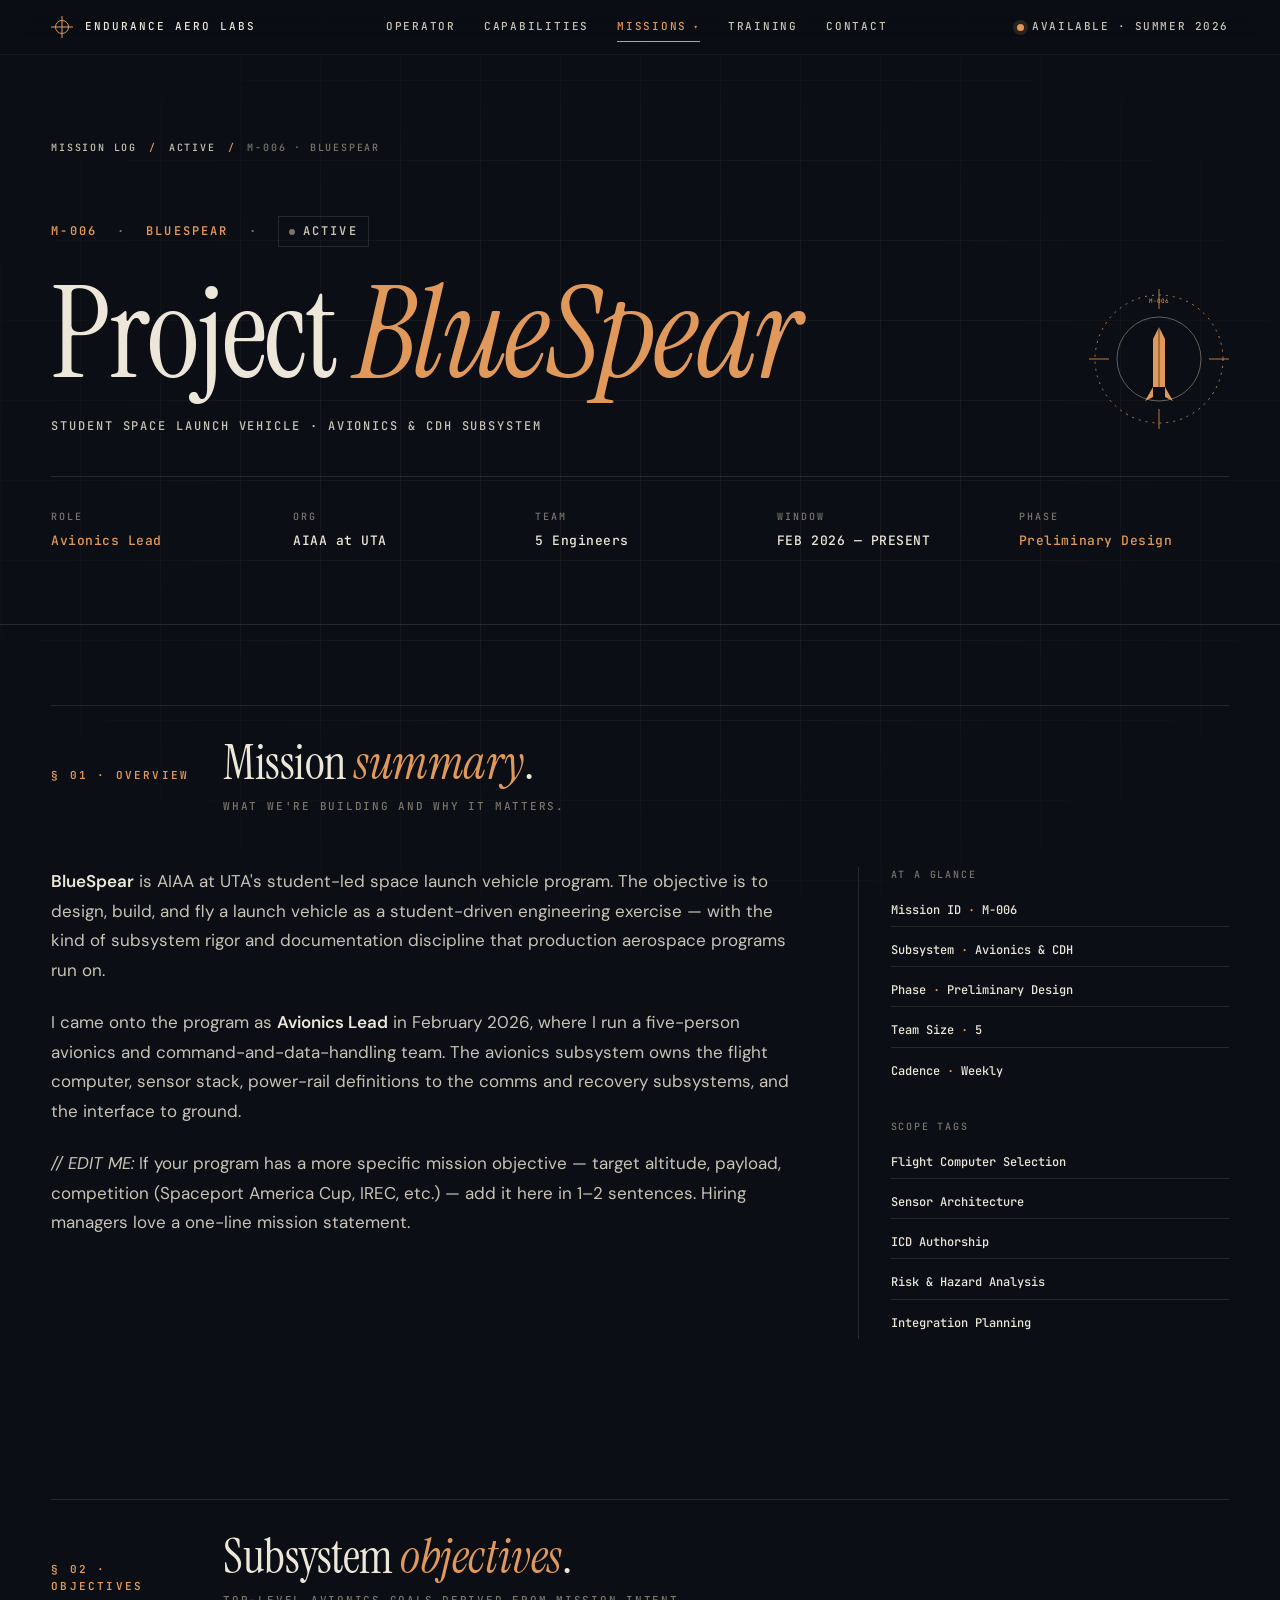
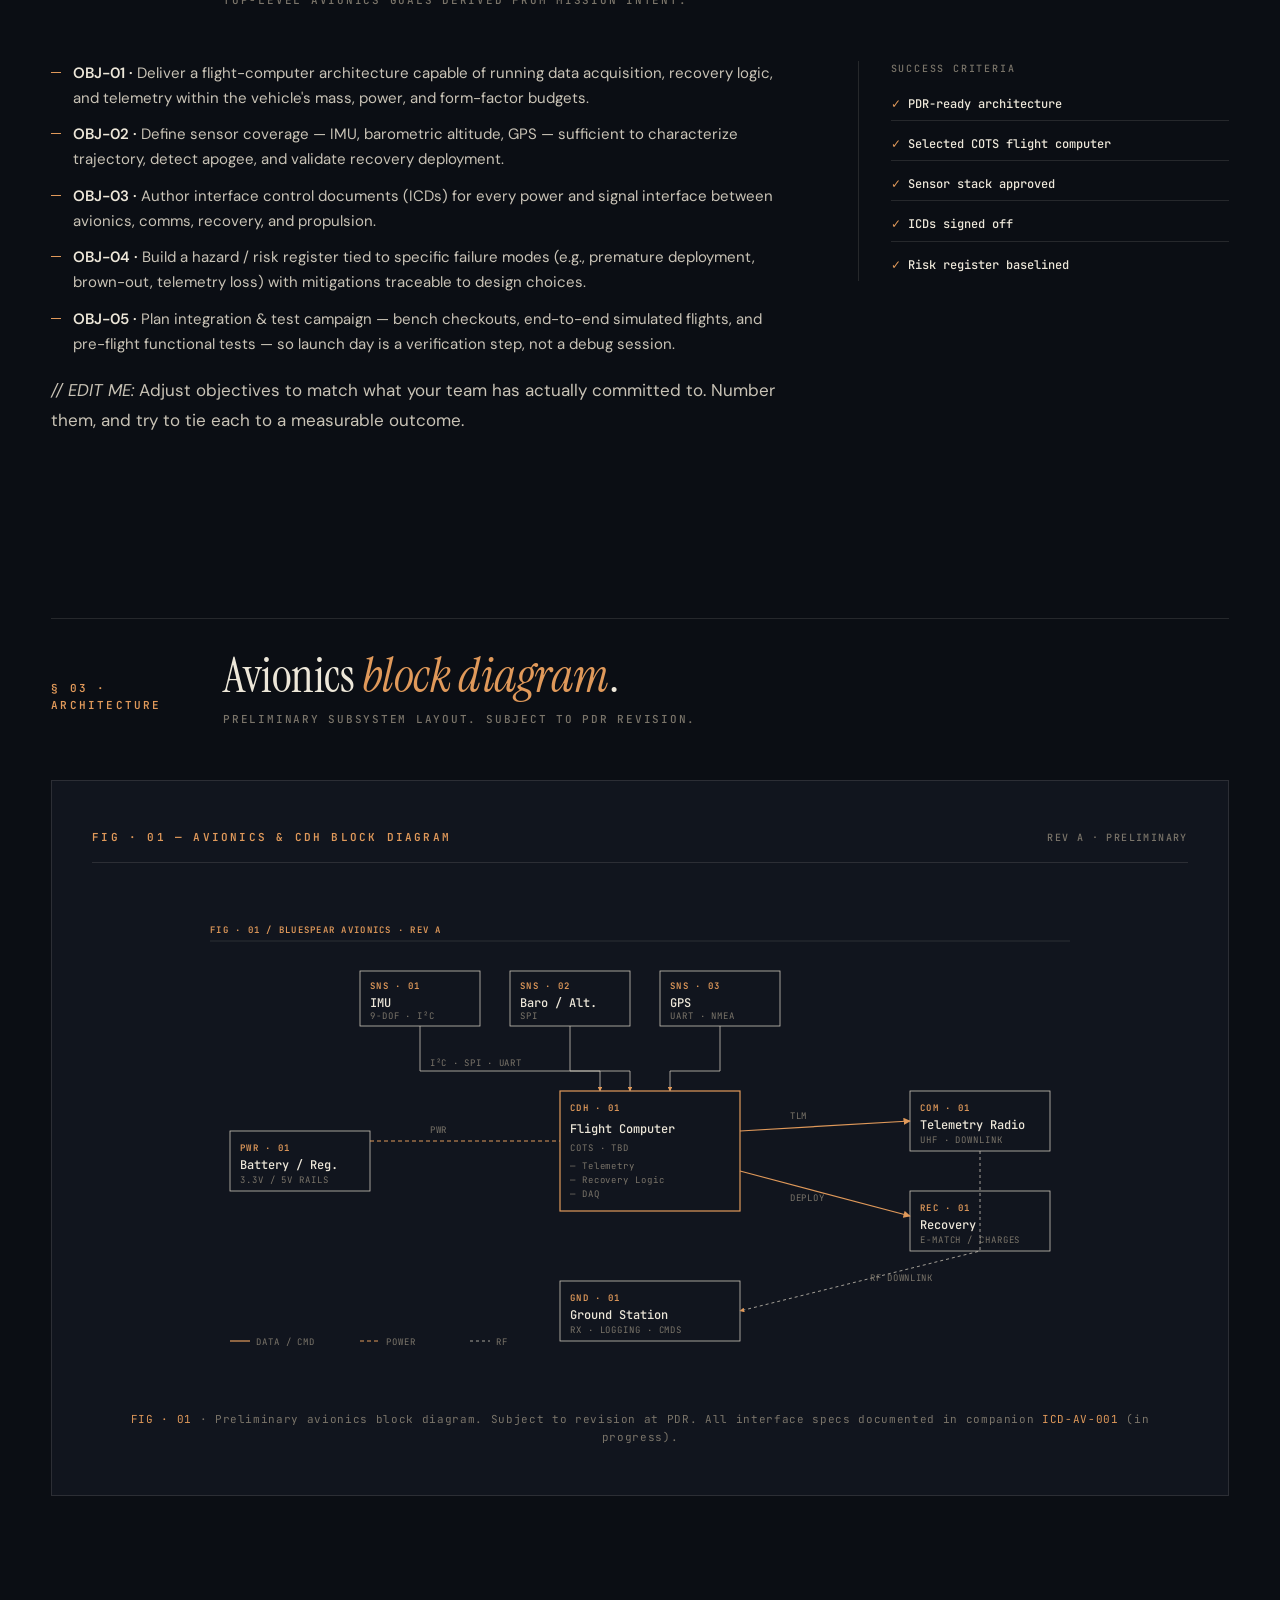
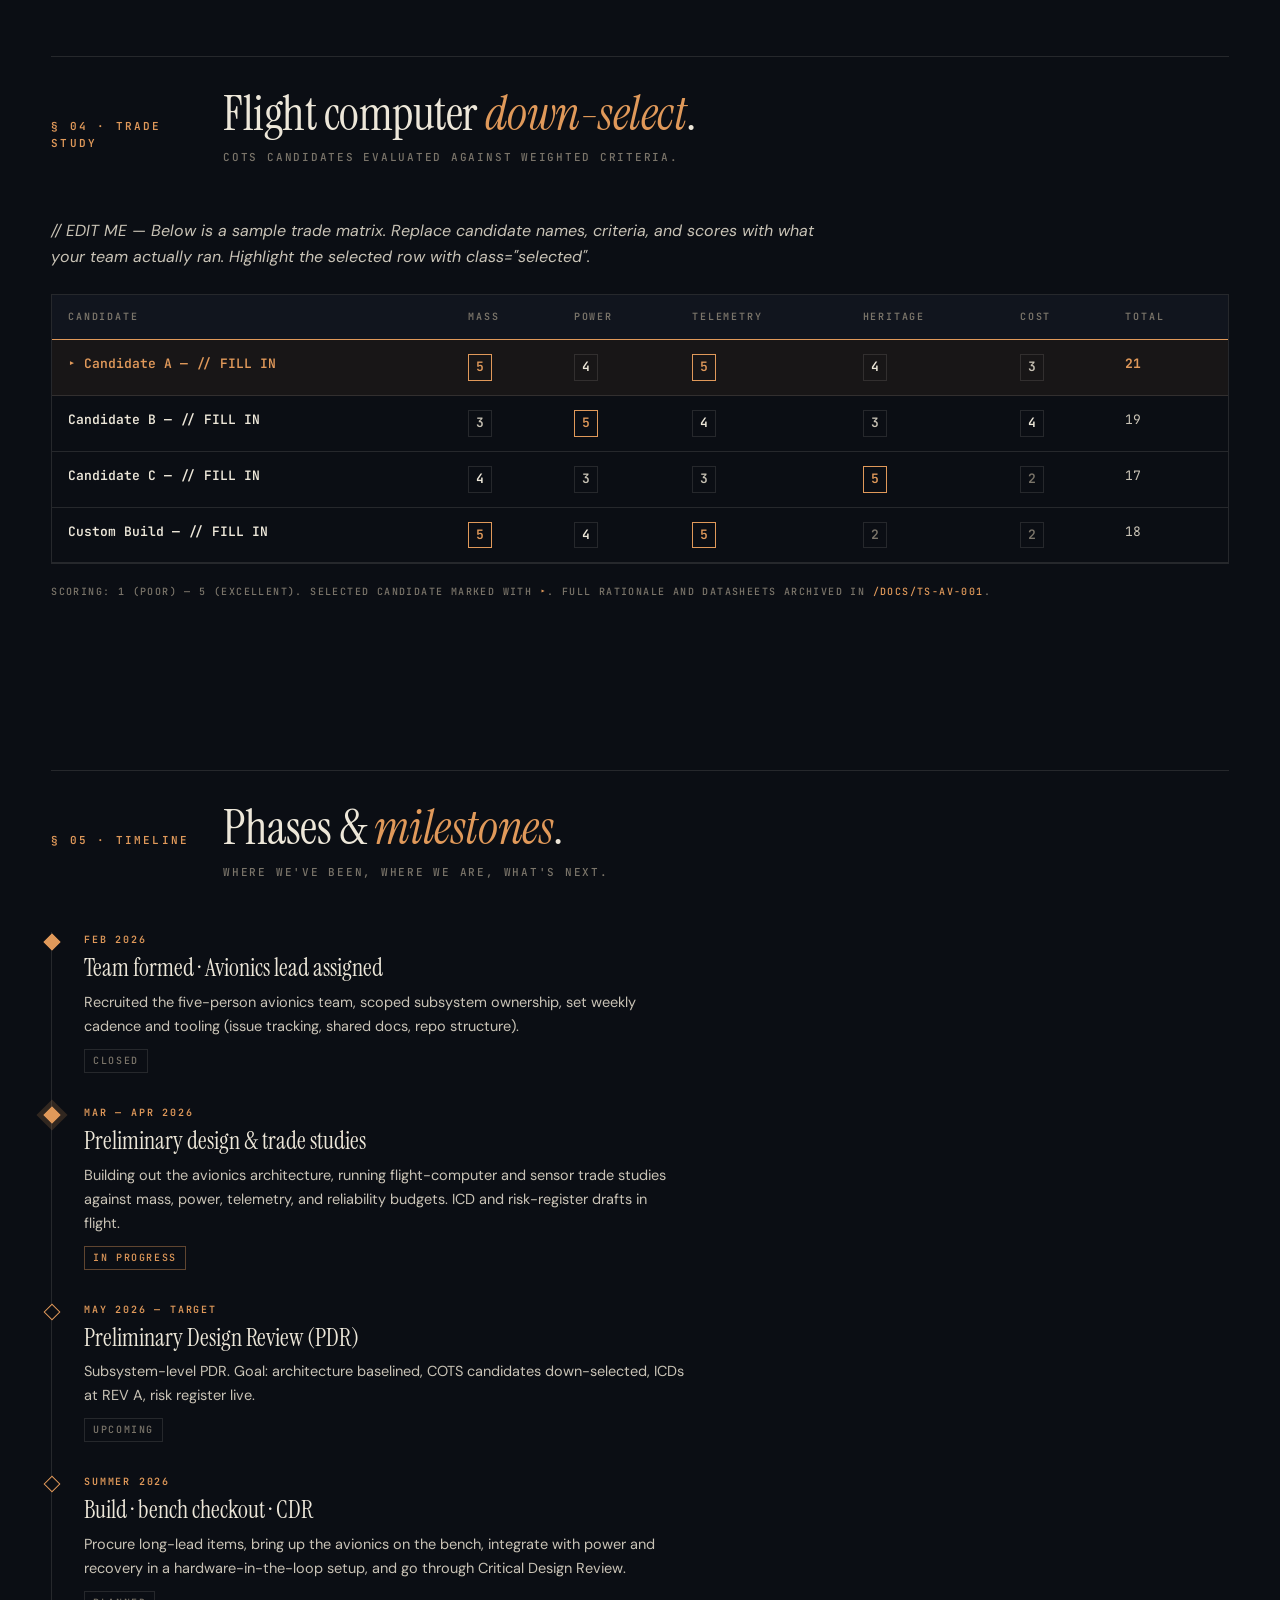
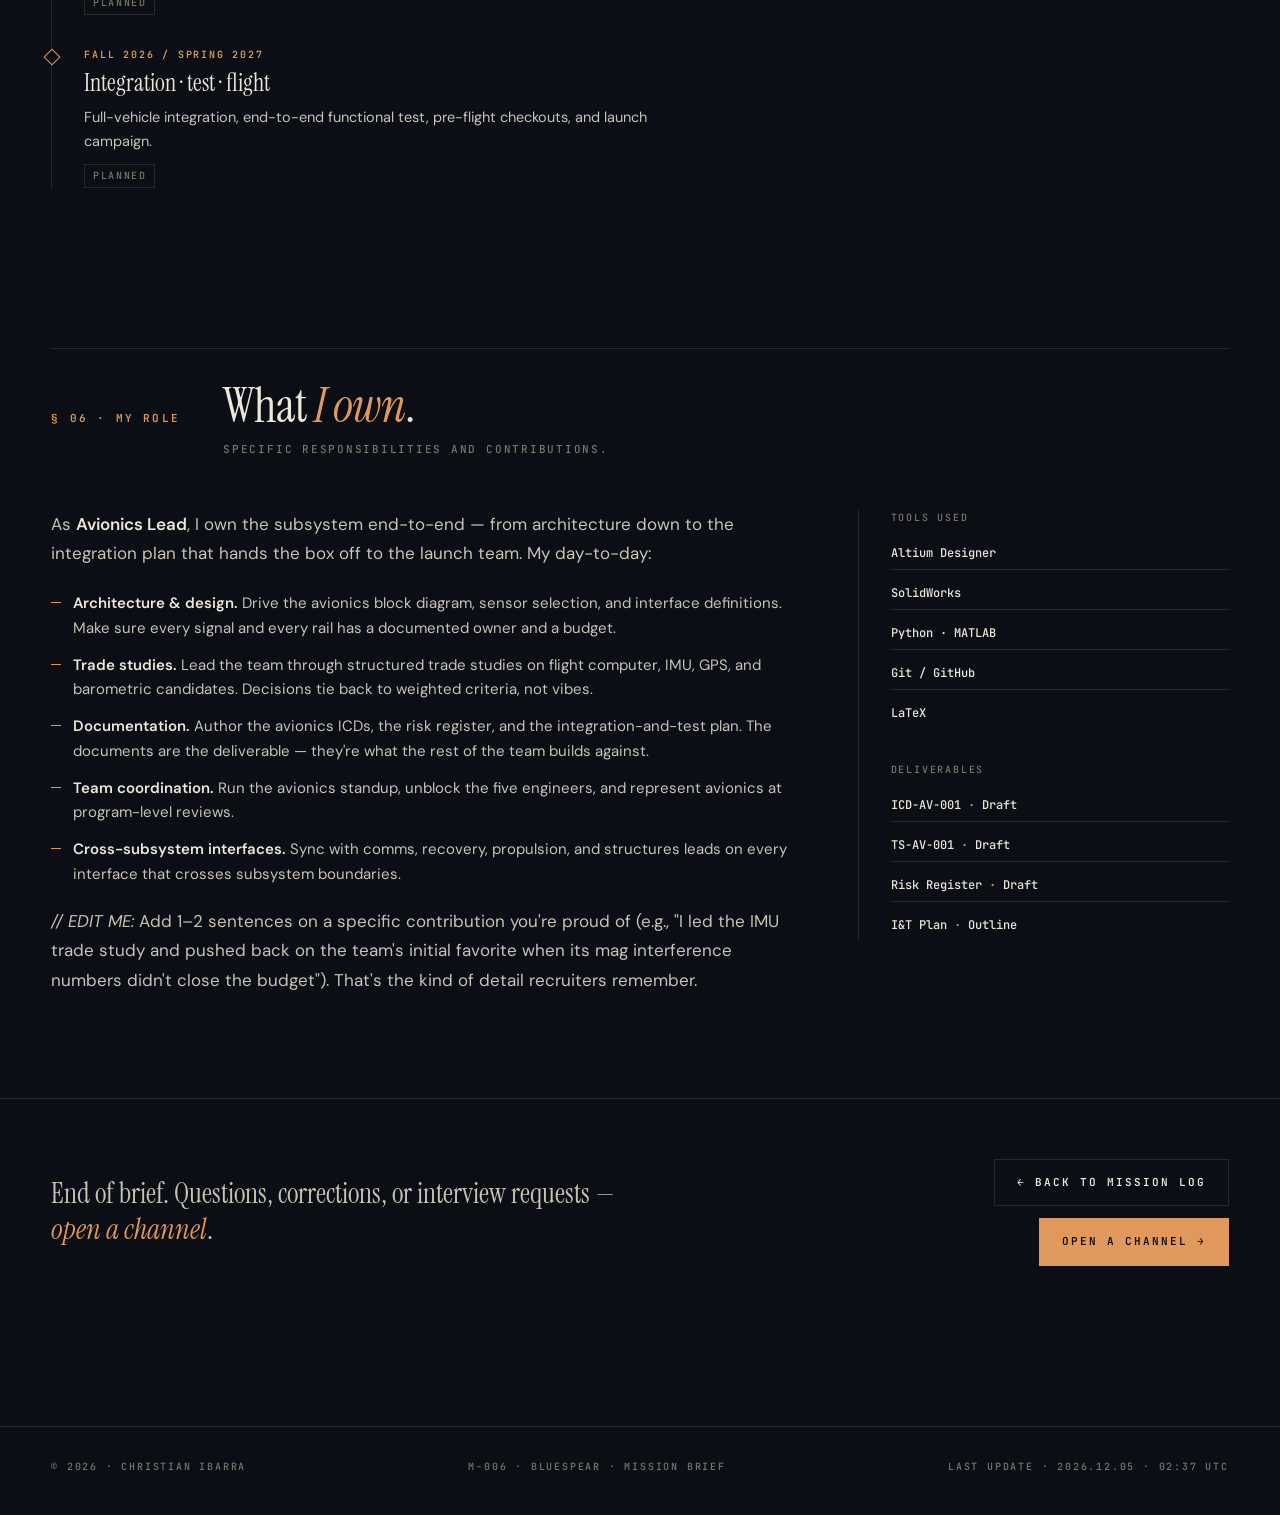
<file: bluespearv1.html>
<!DOCTYPE html>
<html lang="en">
<head>
  <meta charset="UTF-8" />
  <meta name="viewport" content="width=device-width, initial-scale=1.0" />
  <title>Mission Brief · M-006 BlueSpear — Endurance Aero Labs</title>
  <meta name="description" content="Mission brief for Project BlueSpear — student space launch vehicle, AIAA at UTA. Avionics lead role, subsystem architecture, trade studies, and integration plan." />

  <link rel="preconnect" href="https://fonts.googleapis.com">
  <link rel="preconnect" href="https://fonts.gstatic.com" crossorigin>
  <link href="https://fonts.googleapis.com/css2?family=Instrument+Serif:ital@0;1&family=DM+Sans:opsz,wght@9..40,400;9..40,500;9..40,600;9..40,700&family=JetBrains+Mono:wght@300;400;500;600&display=swap" rel="stylesheet">

  <link rel="stylesheet" href="shared.css">
  <link rel="stylesheet" href="mission-brief.css">
</head>
<body>

  <!-- ========================== NAV ========================== -->
  <nav class="nav">
    <div class="nav-inner">
      <a href="index.html" class="brand" aria-label="Endurance Aero Labs">
        <span class="brand-mark"><span></span></span>
        Endurance&nbsp;Aero&nbsp;Labs
      </a>
      <div class="nav-links">
        <a href="about.html">Operator</a>
        <a href="index.html#capabilities">Capabilities</a>
        <div class="nav-dropdown">
          <a href="index.html#missions" class="nav-dropdown-trigger active">Missions <span class="caret">▾</span></a>
          <div class="nav-dropdown-menu">
            <a href="bluespear.html"><span class="dd-id">M-006</span><span class="dd-name">BlueSpear · Avionics</span></a>
            <a href="mission-template.html"><span class="dd-id">M-005</span><span class="dd-name">CubeSat Feasibility</span></a>
            <a href="mission-template.html"><span class="dd-id">M-004</span><span class="dd-name">L1 High-Power Rocket</span></a>
            <a href="mission-template.html"><span class="dd-id">M-003</span><span class="dd-name">Composites &amp; RF</span></a>
            <a href="mission-template.html"><span class="dd-id">M-002</span><span class="dd-name">6-DOF Sim</span></a>
            <div class="nav-dropdown-sep"></div>
            <a href="index.html#missions" class="dd-all">All missions →</a>
          </div>
        </div>
        <a href="index.html#education">Training</a>
        <a href="index.html#contact">Contact</a>
      </div>
      <div class="nav-status">
        <span class="status-dot"></span>
        Available · Summer&nbsp;2026
      </div>
    </div>
  </nav>

  <main id="top">

    <!-- ========================== BRIEF HERO ========================== -->
    <section class="brief-hero">
      <div class="container">
        <div class="brief-crumbs reveal">
          <a href="index.html">Mission Log</a>
          <span class="sep">/</span>
          <a href="index.html#missions">Active</a>
          <span class="sep">/</span>
          <span>M-006 · BlueSpear</span>
        </div>

        <div class="brief-banner reveal">
          <div>
            <div class="brief-id-row">
              <span>M-006</span><span class="pipe">·</span>
              <span>BlueSpear</span><span class="pipe">·</span>
              <span class="status"><span class="dot"></span>Active</span>
            </div>
            <h1 class="brief-title">Project <em>BlueSpear</em></h1>
            <p class="brief-sub">Student Space Launch Vehicle · Avionics &amp; CDH Subsystem</p>
          </div>

          <div class="brief-mark" aria-hidden="true">
            <svg viewBox="0 0 140 140">
              <!-- outer rotating ring -->
              <g class="rot">
                <circle cx="70" cy="70" r="64" stroke-dasharray="2 5" />
                <text x="70" y="14" font-family="JetBrains Mono" font-size="6" fill="var(--accent)" text-anchor="middle" stroke="none">M-006</text>
              </g>
              <!-- inner static elements -->
              <circle cx="70" cy="70" r="42" class="mute" />
              <!-- vehicle silhouette -->
              <g transform="translate(70 70)">
                <polygon points="0,-32 6,-20 6,28 -6,28 -6,-20" class="fill" />
                <polygon points="-6,28 -14,42 -6,38" class="fill" />
                <polygon points="6,28 14,42 6,38" class="fill" />
                <line x1="0" y1="-32" x2="0" y2="32" stroke="var(--bg)" stroke-width="0.6" />
              </g>
              <!-- crosshair -->
              <line x1="70" y1="0" x2="70" y2="20" />
              <line x1="70" y1="120" x2="70" y2="140" />
              <line x1="0" y1="70" x2="20" y2="70" />
              <line x1="120" y1="70" x2="140" y2="70" />
            </svg>
          </div>
        </div>

        <div class="brief-facts reveal">
          <div class="brief-fact">
            <span class="brief-fact-label">Role</span>
            <span class="brief-fact-value acc">Avionics Lead</span>
          </div>
          <div class="brief-fact">
            <span class="brief-fact-label">Org</span>
            <span class="brief-fact-value">AIAA at UTA</span>
          </div>
          <div class="brief-fact">
            <span class="brief-fact-label">Team</span>
            <span class="brief-fact-value">5 Engineers</span>
          </div>
          <div class="brief-fact">
            <span class="brief-fact-label">Window</span>
            <span class="brief-fact-value">FEB 2026 — PRESENT</span>
          </div>
          <div class="brief-fact">
            <span class="brief-fact-label">Phase</span>
            <span class="brief-fact-value acc">Preliminary Design</span>
          </div>
        </div>
      </div>
    </section>

    <!-- ========================== 01 · OVERVIEW ========================== -->
    <section class="brief">
      <div class="container">
        <header class="brief-section-head reveal">
          <div class="brief-section-num">§ 01 · Overview</div>
          <div>
            <h2 class="brief-section-title">Mission <em>summary</em>.</h2>
            <p class="brief-section-kicker">What we're building and why it matters.</p>
          </div>
        </header>

        <div class="brief-two reveal">
          <div class="brief-prose">
            <p>
              <strong>BlueSpear</strong> is AIAA at UTA's student-led space launch vehicle
              program. The objective is to design, build, and fly a launch vehicle as a
              student-driven engineering exercise — with the kind of subsystem rigor and
              documentation discipline that production aerospace programs run on.
            </p>
            <p>
              I came onto the program as <strong>Avionics Lead</strong> in February 2026,
              where I run a five-person avionics and command-and-data-handling team. The
              avionics subsystem owns the flight computer, sensor stack, power-rail
              definitions to the comms and recovery subsystems, and the interface to ground.
            </p>
            <p>
              <em>// EDIT ME:</em> If your program has a more specific mission objective —
              target altitude, payload, competition (Spaceport America Cup, IREC, etc.) —
              add it here in 1–2 sentences. Hiring managers love a one-line mission
              statement.
            </p>
          </div>

          <aside class="brief-aside">
            <div class="brief-aside-block">
              <div class="brief-aside-label">At a Glance</div>
              <ul class="brief-aside-list">
                <li>Mission ID <span class="acc">·</span> M-006</li>
                <li>Subsystem <span class="acc">·</span> Avionics &amp; CDH</li>
                <li>Phase <span class="acc">·</span> Preliminary Design</li>
                <li>Team Size <span class="acc">·</span> 5</li>
                <li>Cadence <span class="acc">·</span> Weekly</li>
              </ul>
            </div>
            <div class="brief-aside-block">
              <div class="brief-aside-label">Scope Tags</div>
              <ul class="brief-aside-list">
                <li>Flight Computer Selection</li>
                <li>Sensor Architecture</li>
                <li>ICD Authorship</li>
                <li>Risk &amp; Hazard Analysis</li>
                <li>Integration Planning</li>
              </ul>
            </div>
          </aside>
        </div>
      </div>
    </section>

    <!-- ========================== 02 · OBJECTIVES ========================== -->
    <section class="brief">
      <div class="container">
        <header class="brief-section-head reveal">
          <div class="brief-section-num">§ 02 · Objectives</div>
          <div>
            <h2 class="brief-section-title">Subsystem <em>objectives</em>.</h2>
            <p class="brief-section-kicker">Top-level avionics goals derived from mission intent.</p>
          </div>
        </header>

        <div class="brief-two reveal">
          <div class="brief-prose">
            <ul>
              <li><strong>OBJ-01 ·</strong> Deliver a flight-computer architecture capable of running data acquisition, recovery logic, and telemetry within the vehicle's mass, power, and form-factor budgets.</li>
              <li><strong>OBJ-02 ·</strong> Define sensor coverage — IMU, barometric altitude, GPS — sufficient to characterize trajectory, detect apogee, and validate recovery deployment.</li>
              <li><strong>OBJ-03 ·</strong> Author interface control documents (ICDs) for every power and signal interface between avionics, comms, recovery, and propulsion.</li>
              <li><strong>OBJ-04 ·</strong> Build a hazard / risk register tied to specific failure modes (e.g., premature deployment, brown-out, telemetry loss) with mitigations traceable to design choices.</li>
              <li><strong>OBJ-05 ·</strong> Plan integration &amp; test campaign — bench checkouts, end-to-end simulated flights, and pre-flight functional tests — so launch day is a verification step, not a debug session.</li>
            </ul>
            <p>
              <em>// EDIT ME:</em> Adjust objectives to match what your team has actually
              committed to. Number them, and try to tie each to a measurable outcome.
            </p>
          </div>

          <aside class="brief-aside">
            <div class="brief-aside-block">
              <div class="brief-aside-label">Success Criteria</div>
              <ul class="brief-aside-list">
                <li><span class="acc">✓</span> PDR-ready architecture</li>
                <li><span class="acc">✓</span> Selected COTS flight computer</li>
                <li><span class="acc">✓</span> Sensor stack approved</li>
                <li><span class="acc">✓</span> ICDs signed off</li>
                <li><span class="acc">✓</span> Risk register baselined</li>
              </ul>
            </div>
          </aside>
        </div>
      </div>
    </section>

    <!-- ========================== 03 · ARCHITECTURE ========================== -->
    <section class="brief">
      <div class="container">
        <header class="brief-section-head reveal">
          <div class="brief-section-num">§ 03 · Architecture</div>
          <div>
            <h2 class="brief-section-title">Avionics <em>block diagram</em>.</h2>
            <p class="brief-section-kicker">Preliminary subsystem layout. Subject to PDR revision.</p>
          </div>
        </header>

        <div class="arch-block reveal">
          <div class="arch-block-head">
            <span class="arch-block-title">FIG · 01 — Avionics &amp; CDH Block Diagram</span>
            <span class="arch-block-meta">REV A · PRELIMINARY</span>
          </div>

          <div class="arch-svg-wrap">
            <svg class="arch-svg" viewBox="0 0 900 460" xmlns="http://www.w3.org/2000/svg">
              <defs>
                <marker id="arrow" viewBox="0 0 10 10" refX="9" refY="5" markerWidth="6" markerHeight="6" orient="auto-start-reverse">
                  <path d="M 0 0 L 10 5 L 0 10 z" fill="var(--accent)" />
                </marker>
              </defs>
              <style>
                .box { fill: #11151E; stroke: var(--fg-soft); stroke-width: 0.8; }
                .box-acc { fill: #11151E; stroke: var(--accent); stroke-width: 1.2; }
                .box-label { font-family: 'JetBrains Mono', monospace; font-size: 12px; fill: var(--fg); font-weight: 500; }
                .box-sub   { font-family: 'JetBrains Mono', monospace; font-size: 9px; fill: var(--fg-mute); letter-spacing: 0.1em; }
                .box-id    { font-family: 'JetBrains Mono', monospace; font-size: 9px; fill: var(--accent); letter-spacing: 0.14em; font-weight: 600; }
                .line { stroke: var(--fg-soft); stroke-width: 0.8; fill: none; }
                .line-acc { stroke: var(--accent); stroke-width: 1.2; fill: none; }
                .line-pwr { stroke: var(--accent); stroke-width: 1.2; stroke-dasharray: 4 3; fill: none; }
                .line-label { font-family: 'JetBrains Mono', monospace; font-size: 9px; fill: var(--fg-mute); letter-spacing: 0.08em; }
              </style>

              <!-- Title strip -->
              <text x="20" y="22" class="box-id">FIG · 01 / BLUESPEAR AVIONICS · REV A</text>
              <line x1="20" y1="30" x2="880" y2="30" stroke="var(--rule)" stroke-width="1" />

              <!-- POWER (left) -->
              <rect class="box" x="40" y="220" width="140" height="60" />
              <text x="50" y="240" class="box-id">PWR · 01</text>
              <text x="50" y="258" class="box-label">Battery / Reg.</text>
              <text x="50" y="272" class="box-sub">3.3V / 5V RAILS</text>

              <!-- FLIGHT COMPUTER (center, accent) -->
              <rect class="box-acc" x="370" y="180" width="180" height="120" />
              <text x="380" y="200" class="box-id">CDH · 01</text>
              <text x="380" y="222" class="box-label">Flight Computer</text>
              <text x="380" y="240" class="box-sub">COTS · TBD</text>
              <text x="380" y="258" class="box-sub">— Telemetry</text>
              <text x="380" y="272" class="box-sub">— Recovery Logic</text>
              <text x="380" y="286" class="box-sub">— DAQ</text>

              <!-- SENSORS (top) -->
              <rect class="box" x="170" y="60" width="120" height="55" />
              <text x="180" y="78" class="box-id">SNS · 01</text>
              <text x="180" y="96" class="box-label">IMU</text>
              <text x="180" y="108" class="box-sub">9-DOF · I²C</text>

              <rect class="box" x="320" y="60" width="120" height="55" />
              <text x="330" y="78" class="box-id">SNS · 02</text>
              <text x="330" y="96" class="box-label">Baro / Alt.</text>
              <text x="330" y="108" class="box-sub">SPI</text>

              <rect class="box" x="470" y="60" width="120" height="55" />
              <text x="480" y="78" class="box-id">SNS · 03</text>
              <text x="480" y="96" class="box-label">GPS</text>
              <text x="480" y="108" class="box-sub">UART · NMEA</text>

              <!-- COMMS (right) -->
              <rect class="box" x="720" y="180" width="140" height="60" />
              <text x="730" y="200" class="box-id">COM · 01</text>
              <text x="730" y="218" class="box-label">Telemetry Radio</text>
              <text x="730" y="232" class="box-sub">UHF · DOWNLINK</text>

              <!-- RECOVERY (bottom right) -->
              <rect class="box" x="720" y="280" width="140" height="60" />
              <text x="730" y="300" class="box-id">REC · 01</text>
              <text x="730" y="318" class="box-label">Recovery</text>
              <text x="730" y="332" class="box-sub">E-MATCH / CHARGES</text>

              <!-- GROUND (bottom) -->
              <rect class="box" x="370" y="370" width="180" height="60" />
              <text x="380" y="390" class="box-id">GND · 01</text>
              <text x="380" y="408" class="box-label">Ground Station</text>
              <text x="380" y="422" class="box-sub">RX · LOGGING · CMDS</text>

              <!-- Power lines -->
              <path class="line-pwr" d="M 180 230 L 370 230" />
              <text class="line-label" x="240" y="222">PWR</text>

              <!-- Sensor → FC lines -->
              <path class="line" d="M 230 115 L 230 160 L 410 160 L 410 180" marker-end="url(#arrow)" />
              <path class="line" d="M 380 115 L 380 160 L 440 160 L 440 180" marker-end="url(#arrow)" />
              <path class="line" d="M 530 115 L 530 160 L 480 160 L 480 180" marker-end="url(#arrow)" />
              <text class="line-label" x="240" y="155">I²C · SPI · UART</text>

              <!-- FC → Comms -->
              <path class="line-acc" d="M 550 220 L 720 210" marker-end="url(#arrow)" />
              <text class="line-label" x="600" y="208">TLM</text>

              <!-- FC → Recovery -->
              <path class="line-acc" d="M 550 260 L 720 305" marker-end="url(#arrow)" />
              <text class="line-label" x="600" y="290">DEPLOY</text>

              <!-- Comms ↓ Ground -->
              <path class="line" stroke-dasharray="3 3" d="M 790 240 L 790 340 L 550 400" marker-end="url(#arrow)" />
              <text class="line-label" x="680" y="370">RF DOWNLINK</text>

              <!-- Legend -->
              <line x1="40" y1="430" x2="60" y2="430" class="line-acc" />
              <text x="66" y="434" class="box-sub">DATA / CMD</text>
              <line x1="170" y1="430" x2="190" y2="430" class="line-pwr" />
              <text x="196" y="434" class="box-sub">POWER</text>
              <line x1="280" y1="430" x2="300" y2="430" class="line" stroke-dasharray="3 3" />
              <text x="306" y="434" class="box-sub">RF</text>
            </svg>
          </div>

          <div class="arch-caption">
            <span class="acc">FIG · 01</span> · Preliminary avionics block diagram. Subject to revision at PDR.
            All interface specs documented in companion <span class="acc">ICD-AV-001</span> (in progress).
          </div>
        </div>
      </div>
    </section>

    <!-- ========================== 04 · TRADE STUDY ========================== -->
    <section class="brief">
      <div class="container">
        <header class="brief-section-head reveal">
          <div class="brief-section-num">§ 04 · Trade Study</div>
          <div>
            <h2 class="brief-section-title">Flight computer <em>down-select</em>.</h2>
            <p class="brief-section-kicker">COTS candidates evaluated against weighted criteria.</p>
          </div>
        </header>

        <div class="reveal">
          <p class="brief-prose" style="max-width: 70ch; font-size: 16px; line-height: 1.65; color: var(--fg-soft); margin: 0 0 24px;">
            <em>// EDIT ME — Below is a sample trade matrix. Replace candidate names,
            criteria, and scores with what your team actually ran. Highlight the selected
            row with class="selected".</em>
          </p>

          <div class="table-scroll">
          <table class="trade-table">
            <thead>
              <tr>
                <th>Candidate</th>
                <th>Mass</th>
                <th>Power</th>
                <th>Telemetry</th>
                <th>Heritage</th>
                <th>Cost</th>
                <th>Total</th>
              </tr>
            </thead>
            <tbody>
              <tr class="selected">
                <td class="candidate">Candidate A — // FILL IN</td>
                <td><span class="score s5">5</span></td>
                <td><span class="score s4">4</span></td>
                <td><span class="score s5">5</span></td>
                <td><span class="score s4">4</span></td>
                <td><span class="score s3">3</span></td>
                <td><strong style="color: var(--accent);">21</strong></td>
              </tr>
              <tr>
                <td class="candidate">Candidate B — // FILL IN</td>
                <td><span class="score s3">3</span></td>
                <td><span class="score s5">5</span></td>
                <td><span class="score s4">4</span></td>
                <td><span class="score s3">3</span></td>
                <td><span class="score s4">4</span></td>
                <td>19</td>
              </tr>
              <tr>
                <td class="candidate">Candidate C — // FILL IN</td>
                <td><span class="score s4">4</span></td>
                <td><span class="score s3">3</span></td>
                <td><span class="score s3">3</span></td>
                <td><span class="score s5">5</span></td>
                <td><span class="score s2">2</span></td>
                <td>17</td>
              </tr>
              <tr>
                <td class="candidate">Custom Build — // FILL IN</td>
                <td><span class="score s5">5</span></td>
                <td><span class="score s4">4</span></td>
                <td><span class="score s5">5</span></td>
                <td><span class="score s2">2</span></td>
                <td><span class="score s2">2</span></td>
                <td>18</td>
              </tr>
            </tbody>
          </table>
          </div>
          <span class="table-scroll-hint">Swipe to view full matrix</span>

          <p style="font-family: var(--mono); font-size: 10px; letter-spacing: 0.14em; text-transform: uppercase; color: var(--fg-mute); margin-top: 20px; font-weight: 500;">
            Scoring: 1 (poor) — 5 (excellent). Selected candidate marked with <span style="color: var(--accent);">▸</span>.
            Full rationale and datasheets archived in <span style="color: var(--accent);">/docs/TS-AV-001</span>.
          </p>
        </div>
      </div>
    </section>

    <!-- ========================== 05 · TIMELINE ========================== -->
    <section class="brief">
      <div class="container">
        <header class="brief-section-head reveal">
          <div class="brief-section-num">§ 05 · Timeline</div>
          <div>
            <h2 class="brief-section-title">Phases &amp; <em>milestones</em>.</h2>
            <p class="brief-section-kicker">Where we've been, where we are, what's next.</p>
          </div>
        </header>

        <div class="timeline reveal">
          <div class="tl-item done">
            <div class="tl-date">FEB 2026</div>
            <h3 class="tl-title">Team formed · Avionics lead assigned</h3>
            <p class="tl-body">
              Recruited the five-person avionics team, scoped subsystem ownership, set
              weekly cadence and tooling (issue tracking, shared docs, repo structure).
            </p>
            <span class="tl-tag">CLOSED</span>
          </div>

          <div class="tl-item now">
            <div class="tl-date">MAR — APR 2026</div>
            <h3 class="tl-title">Preliminary design &amp; trade studies</h3>
            <p class="tl-body">
              Building out the avionics architecture, running flight-computer and sensor
              trade studies against mass, power, telemetry, and reliability budgets. ICD
              and risk-register drafts in flight.
            </p>
            <span class="tl-tag now">IN PROGRESS</span>
          </div>

          <div class="tl-item">
            <div class="tl-date">MAY 2026 — TARGET</div>
            <h3 class="tl-title">Preliminary Design Review (PDR)</h3>
            <p class="tl-body">
              Subsystem-level PDR. Goal: architecture baselined, COTS candidates
              down-selected, ICDs at REV A, risk register live.
            </p>
            <span class="tl-tag">UPCOMING</span>
          </div>

          <div class="tl-item">
            <div class="tl-date">SUMMER 2026</div>
            <h3 class="tl-title">Build · bench checkout · CDR</h3>
            <p class="tl-body">
              Procure long-lead items, bring up the avionics on the bench, integrate with
              power and recovery in a hardware-in-the-loop setup, and go through Critical
              Design Review.
            </p>
            <span class="tl-tag">PLANNED</span>
          </div>

          <div class="tl-item">
            <div class="tl-date">FALL 2026 / SPRING 2027</div>
            <h3 class="tl-title">Integration · test · flight</h3>
            <p class="tl-body">
              Full-vehicle integration, end-to-end functional test, pre-flight checkouts,
              and launch campaign.
            </p>
            <span class="tl-tag">PLANNED</span>
          </div>
        </div>
      </div>
    </section>

    <!-- ========================== 06 · MY ROLE ========================== -->
    <section class="brief">
      <div class="container">
        <header class="brief-section-head reveal">
          <div class="brief-section-num">§ 06 · My Role</div>
          <div>
            <h2 class="brief-section-title">What <em>I own</em>.</h2>
            <p class="brief-section-kicker">Specific responsibilities and contributions.</p>
          </div>
        </header>

        <div class="brief-two reveal">
          <div class="brief-prose">
            <p>
              As <strong>Avionics Lead</strong>, I own the subsystem end-to-end — from
              architecture down to the integration plan that hands the box off to the launch
              team. My day-to-day:
            </p>
            <ul>
              <li><strong>Architecture &amp; design.</strong> Drive the avionics block diagram, sensor selection, and interface definitions. Make sure every signal and every rail has a documented owner and a budget.</li>
              <li><strong>Trade studies.</strong> Lead the team through structured trade studies on flight computer, IMU, GPS, and barometric candidates. Decisions tie back to weighted criteria, not vibes.</li>
              <li><strong>Documentation.</strong> Author the avionics ICDs, the risk register, and the integration-and-test plan. The documents are the deliverable — they're what the rest of the team builds against.</li>
              <li><strong>Team coordination.</strong> Run the avionics standup, unblock the five engineers, and represent avionics at program-level reviews.</li>
              <li><strong>Cross-subsystem interfaces.</strong> Sync with comms, recovery, propulsion, and structures leads on every interface that crosses subsystem boundaries.</li>
            </ul>
            <p>
              <em>// EDIT ME:</em> Add 1–2 sentences on a specific contribution you're
              proud of (e.g., "I led the IMU trade study and pushed back on the team's
              initial favorite when its mag interference numbers didn't close the budget").
              That's the kind of detail recruiters remember.
            </p>
          </div>

          <aside class="brief-aside">
            <div class="brief-aside-block">
              <div class="brief-aside-label">Tools Used</div>
              <ul class="brief-aside-list">
                <li>Altium Designer</li>
                <li>SolidWorks</li>
                <li>Python · MATLAB</li>
                <li>Git / GitHub</li>
                <li>LaTeX</li>
              </ul>
            </div>
            <div class="brief-aside-block">
              <div class="brief-aside-label">Deliverables</div>
              <ul class="brief-aside-list">
                <li>ICD-AV-001 <span class="acc">·</span> Draft</li>
                <li>TS-AV-001 <span class="acc">·</span> Draft</li>
                <li>Risk Register <span class="acc">·</span> Draft</li>
                <li>I&amp;T Plan <span class="acc">·</span> Outline</li>
              </ul>
            </div>
          </aside>
        </div>
      </div>
    </section>

    <!-- ========================== BRIEF FOOT ========================== -->
    <section class="brief-foot">
      <div class="container">
        <div class="brief-foot-grid">
          <p class="brief-foot-left">
            End of brief. Questions, corrections, or interview requests — <em>open a channel</em>.
          </p>
          <div class="brief-foot-actions">
            <a href="index.html#missions" class="brief-action">← Back to Mission Log</a>
            <a href="index.html#contact" class="brief-action primary">Open a Channel →</a>
          </div>
        </div>
      </div>
    </section>

  </main>

  <footer>
    <div class="container">
      <div class="footer-inner">
        <div>© 2026 · Christian Ibarra</div>
        <div>M-006 · BlueSpear · Mission Brief</div>
        <div>Last Update · <span id="ts">—</span></div>
      </div>
    </div>
  </footer>

  <script src="shared.js"></script>
</body>
</html>
</file>
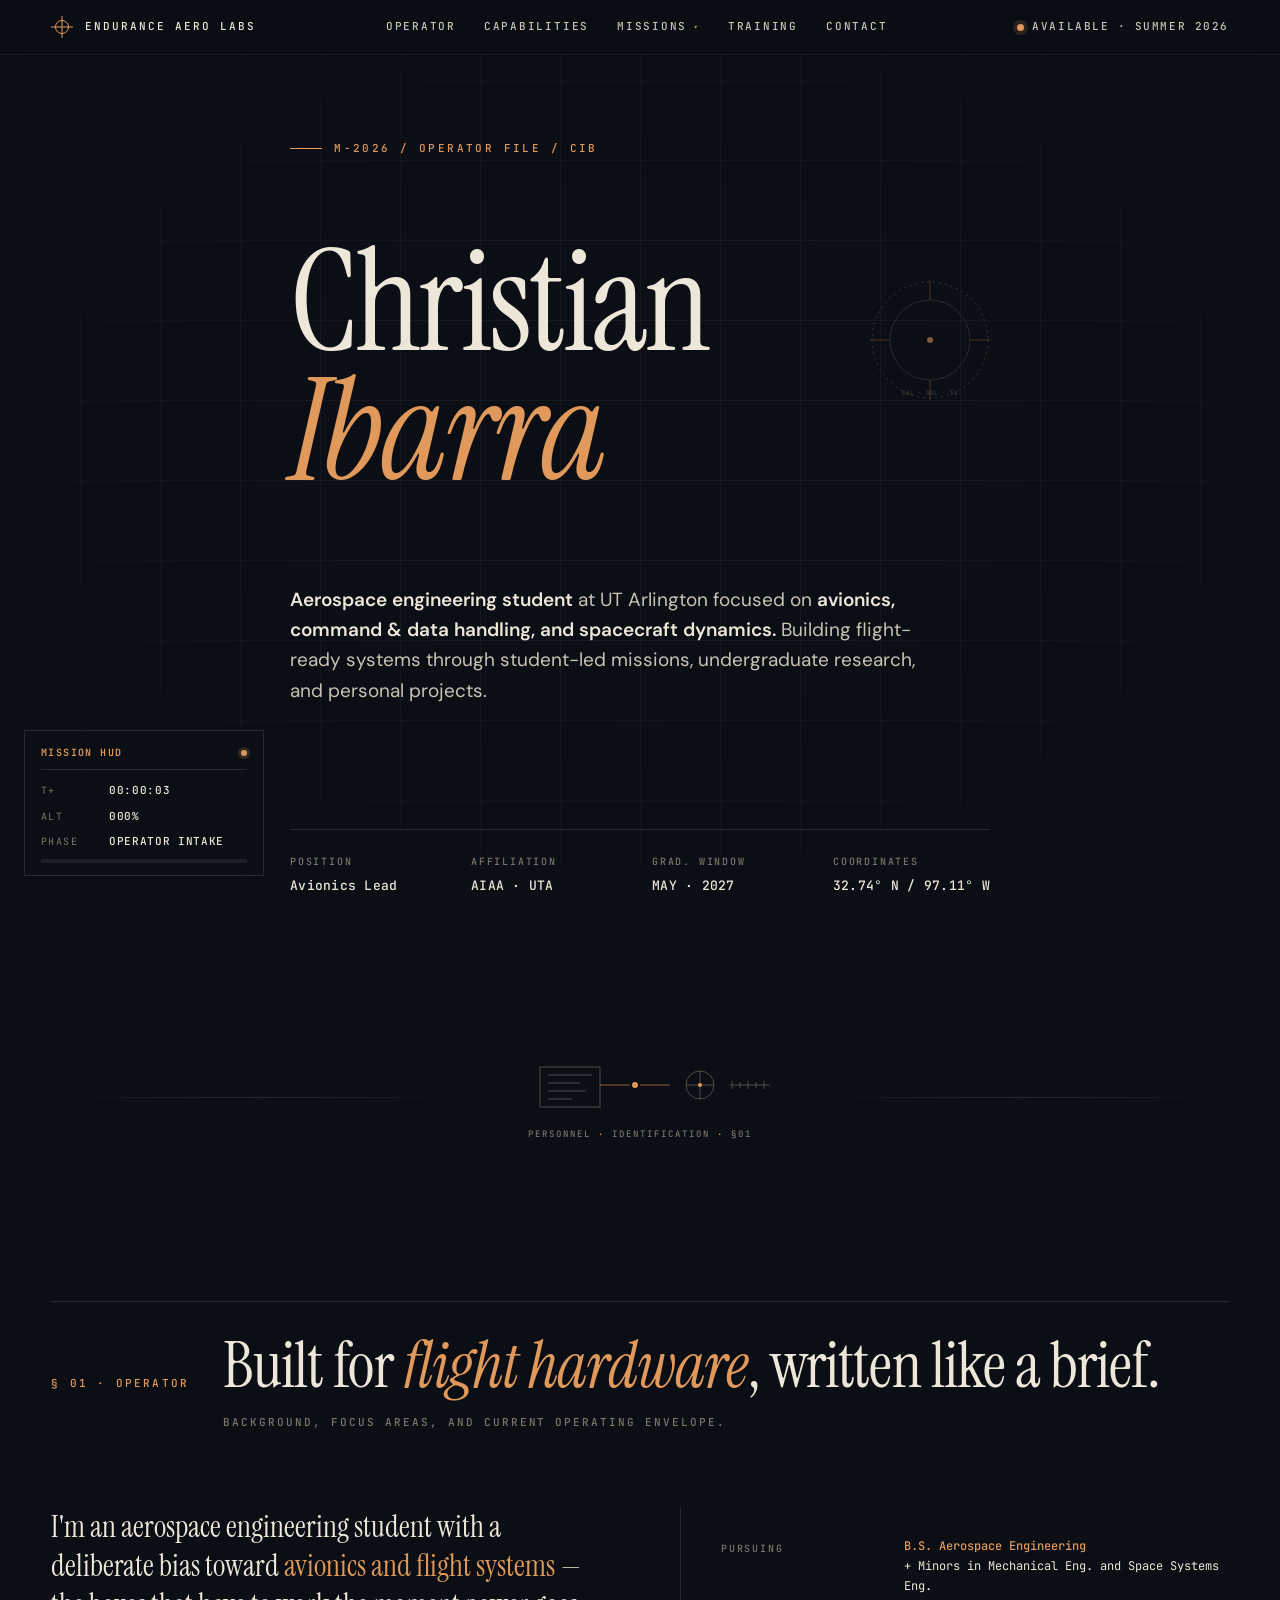
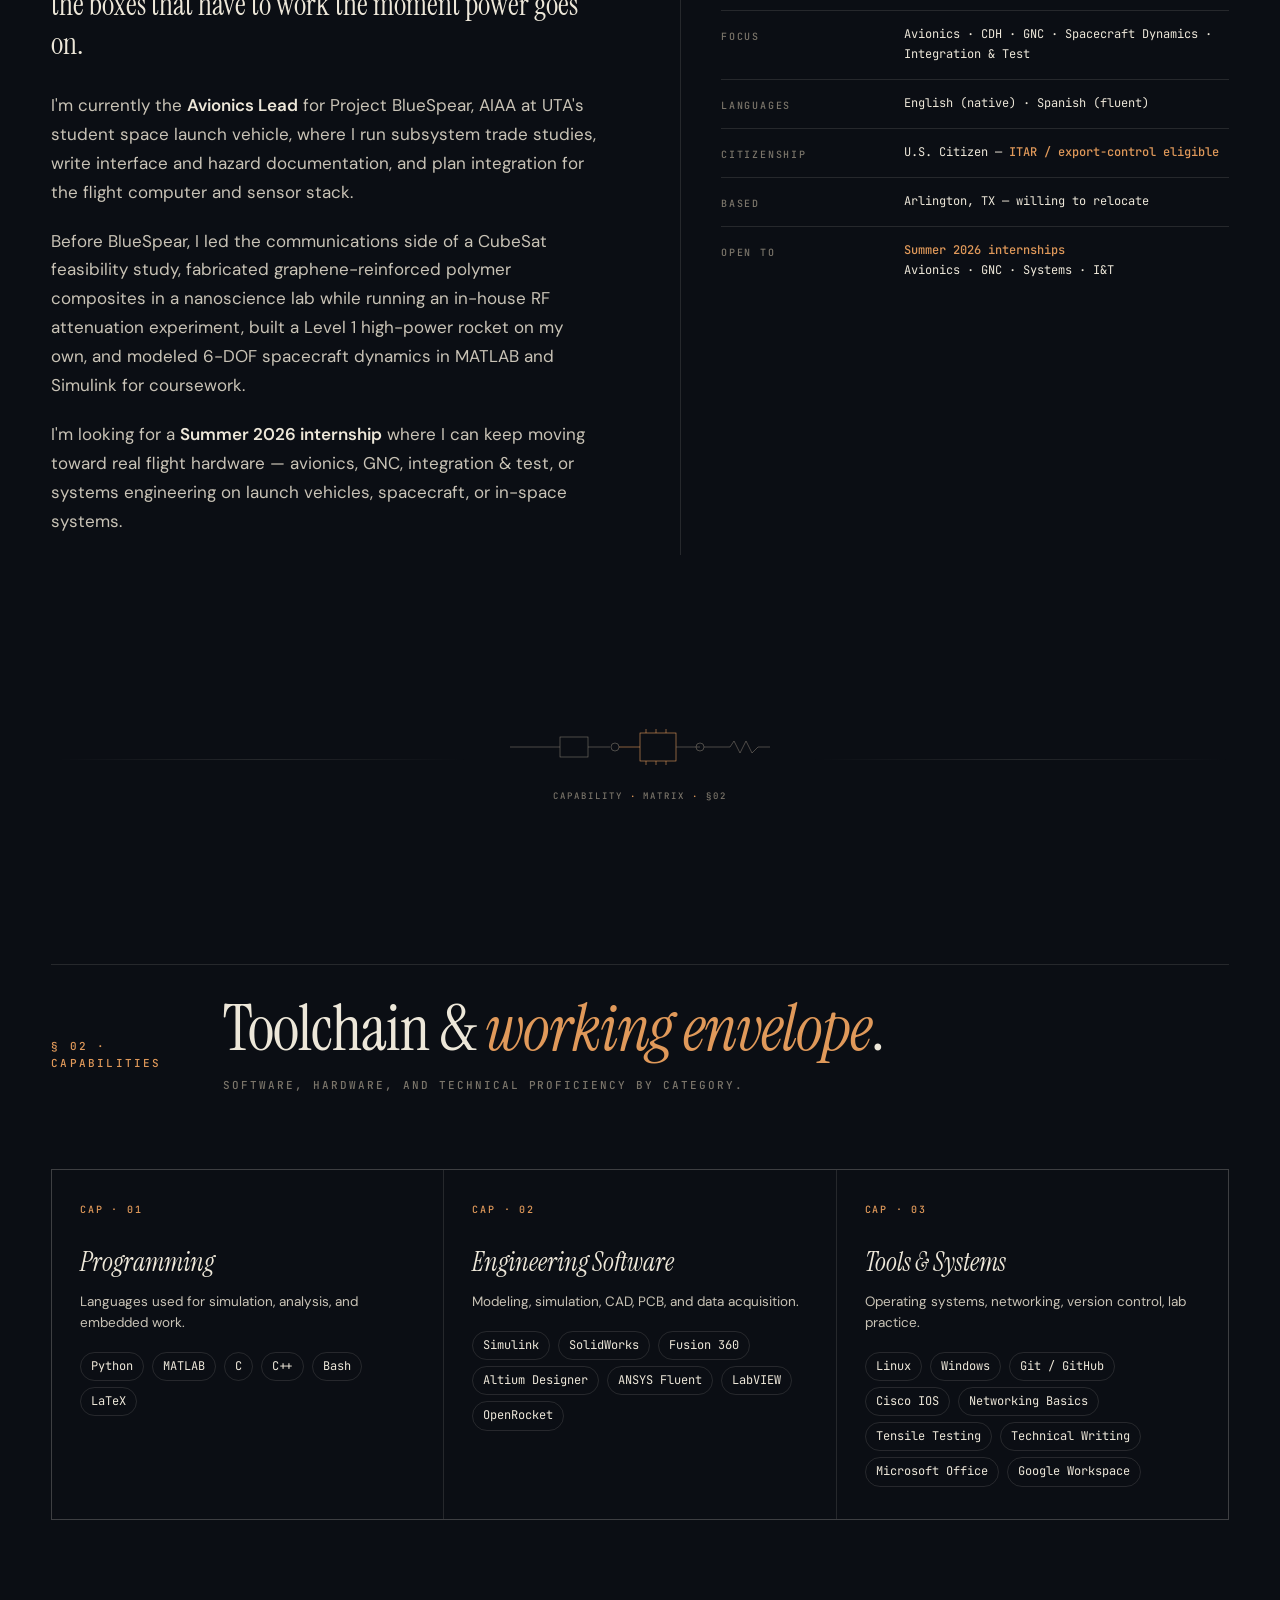
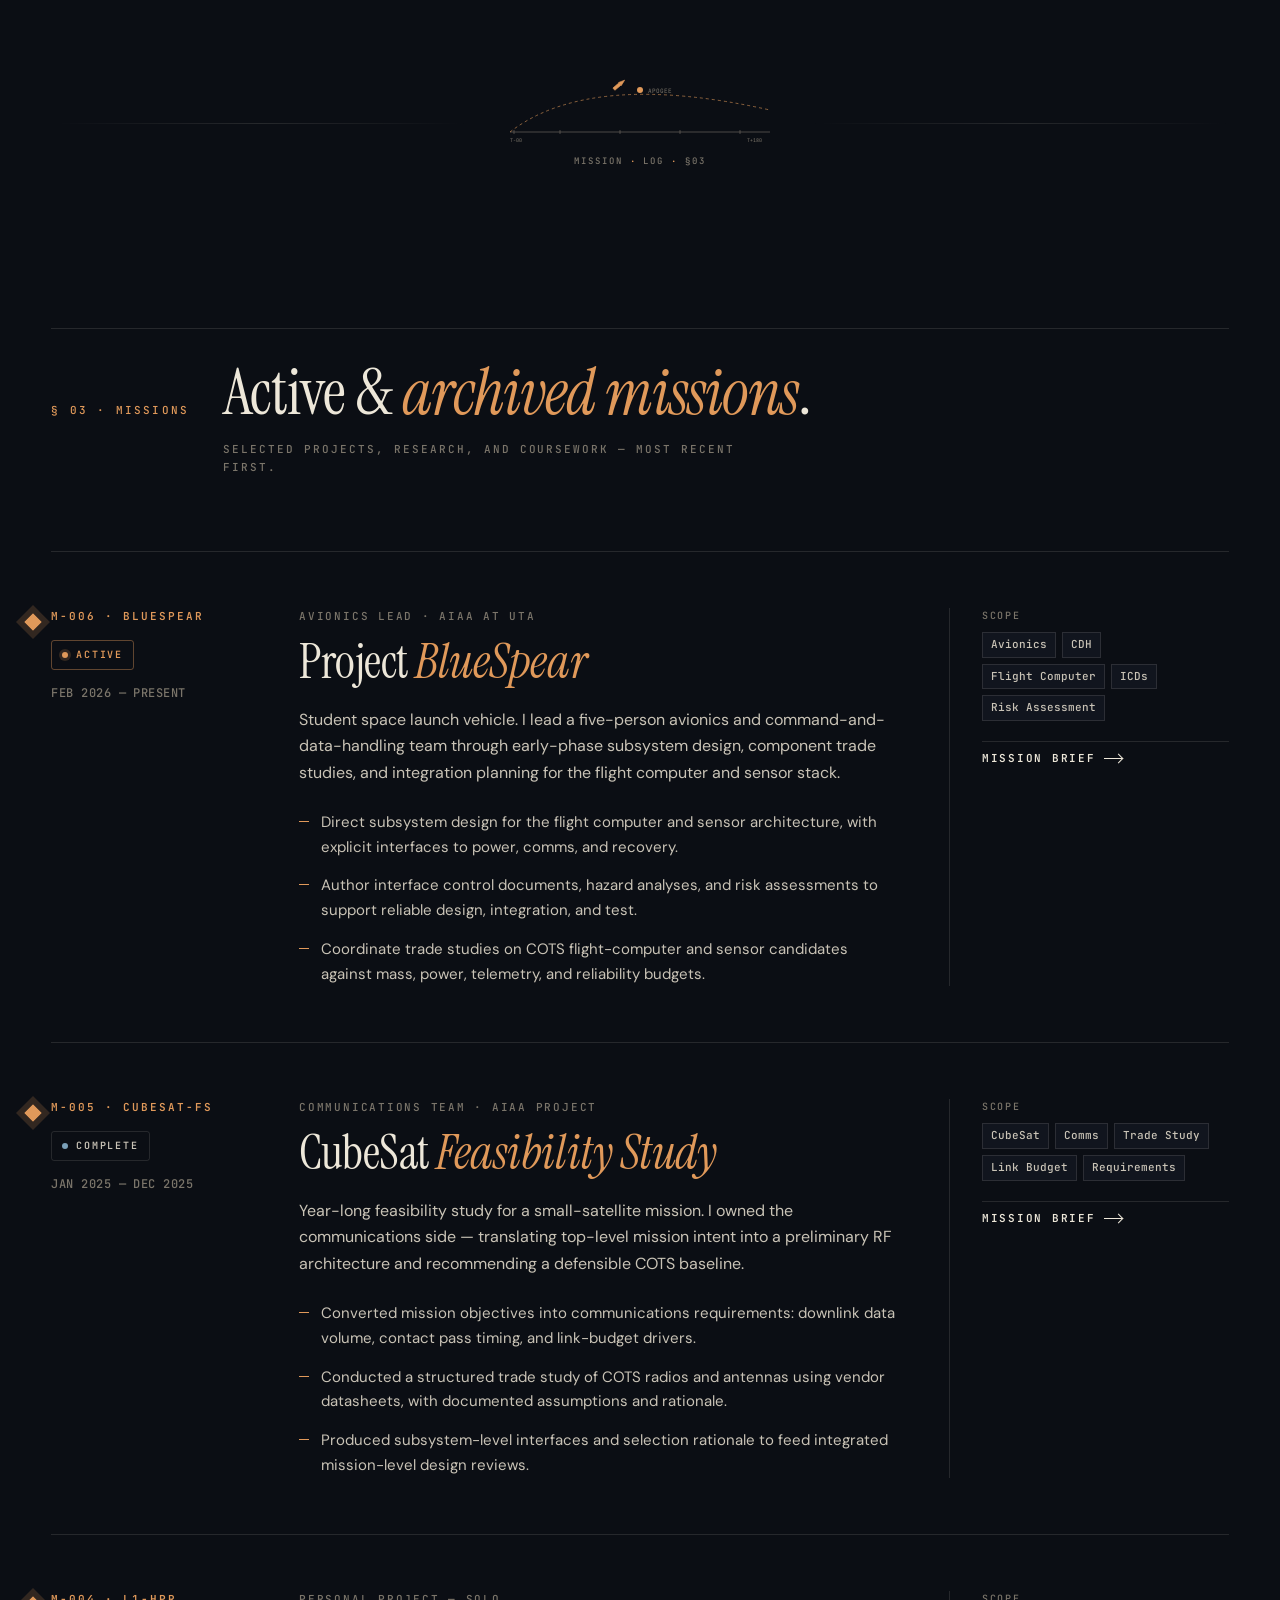
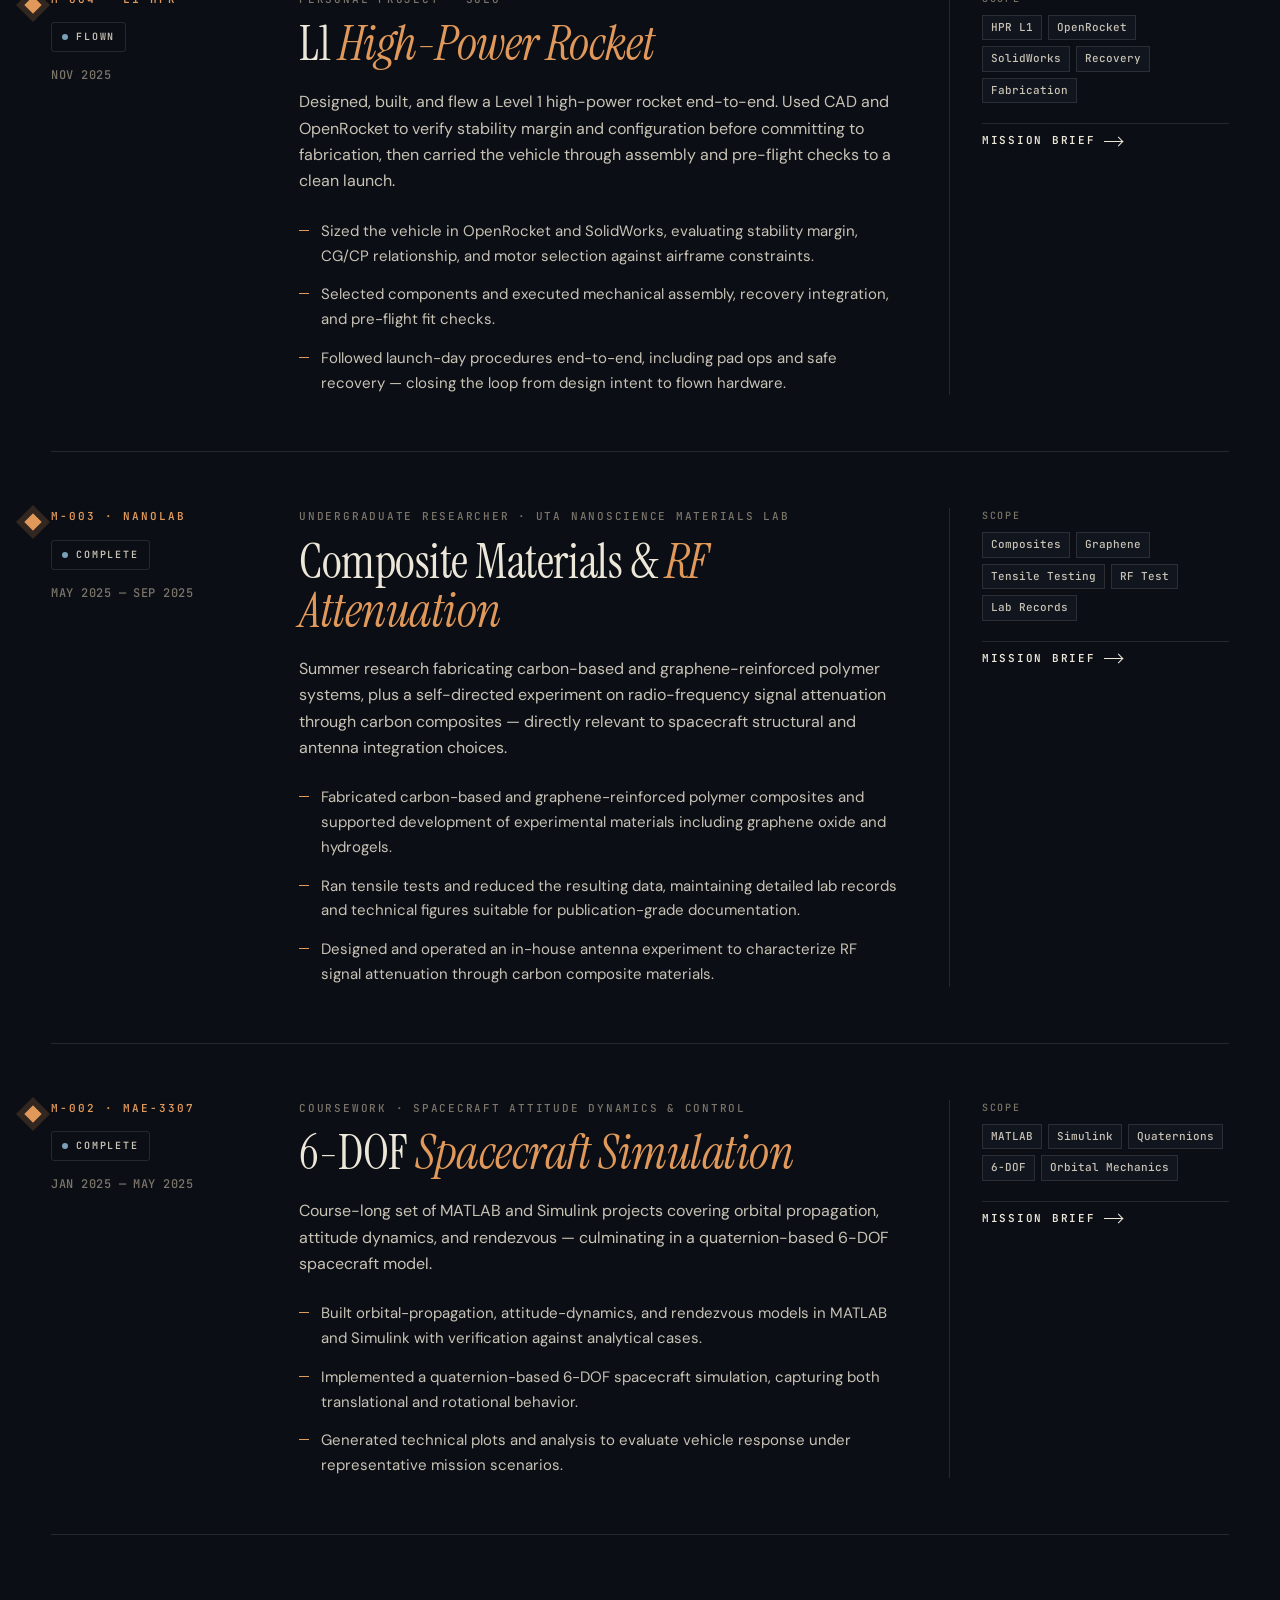
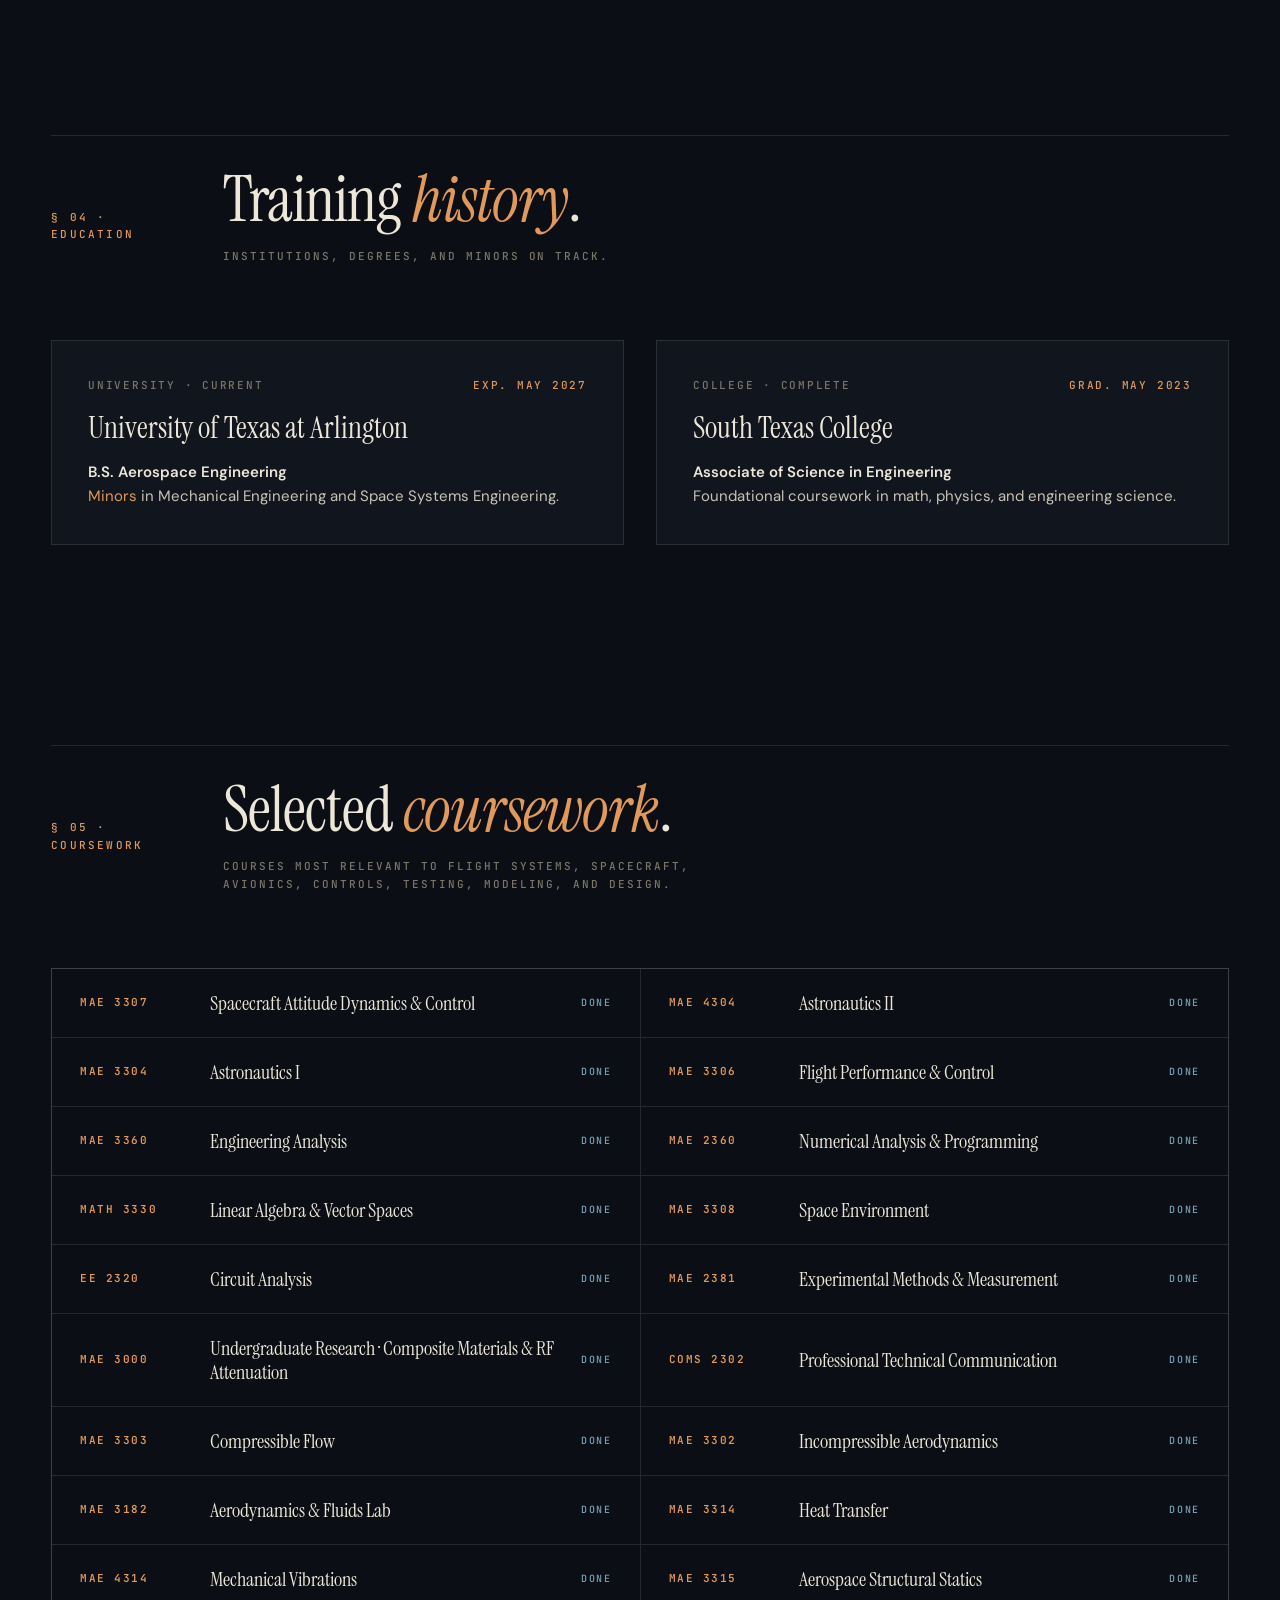
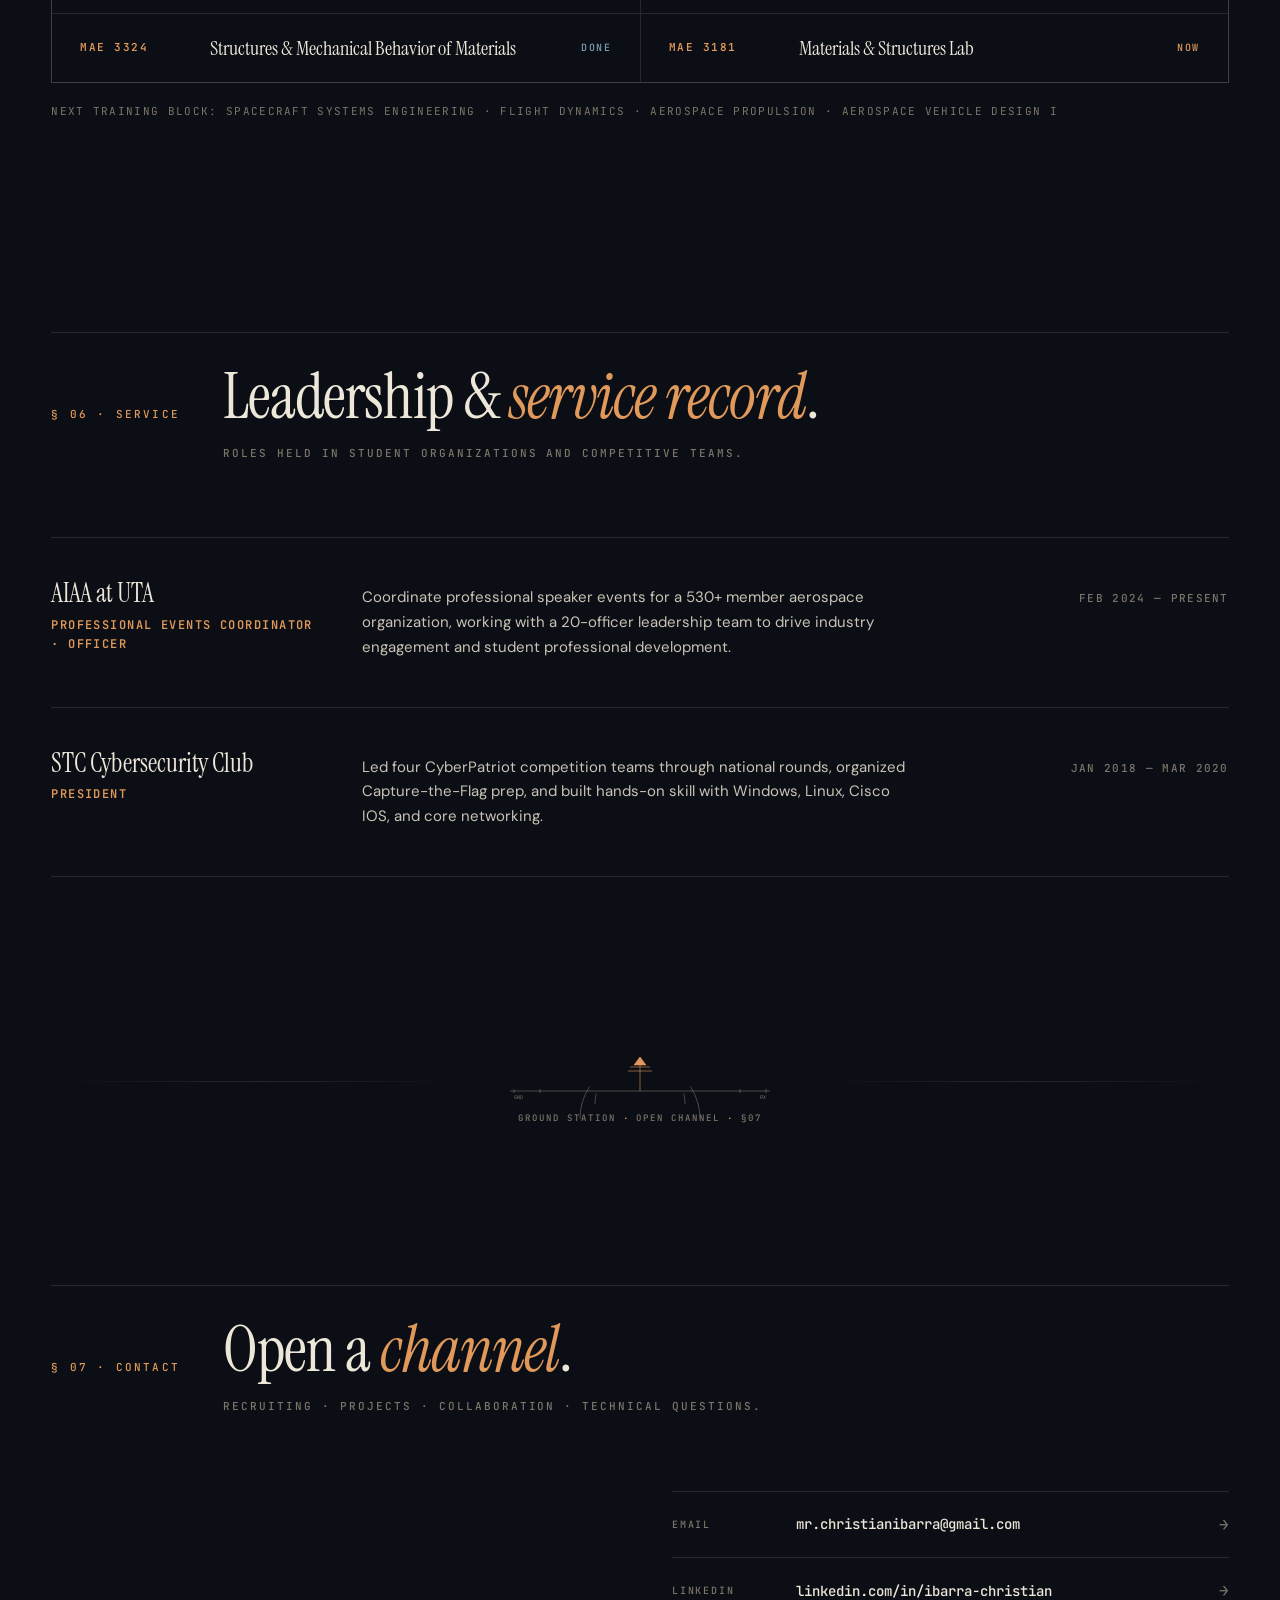
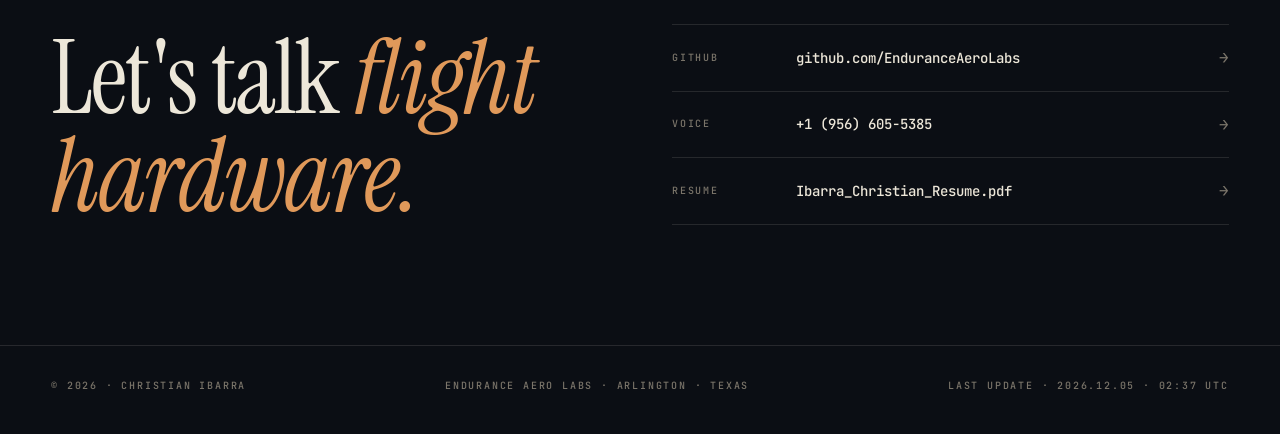
<file: indexv1.html>
<!DOCTYPE html>
<html lang="en">
<head>
  <meta charset="UTF-8" />
  <meta name="viewport" content="width=device-width, initial-scale=1.0" />
  <title>Christian Ibarra — Endurance Aero Labs</title>
  <meta name="description" content="Christian Ibarra — Aerospace Engineering student at UT Arlington. Avionics, flight systems, and spacecraft dynamics." />

  <link rel="preconnect" href="https://fonts.googleapis.com">
  <link rel="preconnect" href="https://fonts.gstatic.com" crossorigin>
  <link href="https://fonts.googleapis.com/css2?family=Instrument+Serif:ital@0;1&family=DM+Sans:opsz,wght@9..40,400;9..40,500;9..40,600;9..40,700&family=JetBrains+Mono:wght@300;400;500;600&display=swap" rel="stylesheet">

  <link rel="stylesheet" href="shared.css">

  <style>
    /* =========================
       MISSION HUD (fixed)
       ========================= */
    .hud {
      position: fixed;
      bottom: 24px;
      left: 24px;
      z-index: 40;
      background: rgba(17, 21, 30, 0.18);
      backdrop-filter: none;
      -webkit-backdrop-filter: none;
      border: 1px solid var(--rule);
      padding: 14px 16px 12px;
      font-family: var(--mono);
      font-size: 10px;
      letter-spacing: 0.14em;
      text-transform: uppercase;
      color: var(--fg-soft);
      display: flex; flex-direction: column; gap: 8px;
      min-width: 240px;
      opacity: 0;
      transform: translateY(20px);
      transition: opacity .8s ease .2s, transform .8s ease .2s;
      pointer-events: none;
    }
    .hud.in { 
      opacity: 1;
      transform: translateY(0); 
    }
    .hud.bottom-hidden {
      opacity: 0 !important;
      transform: translateY(18px) !important;
    }
    .hud-head {
      display: flex; justify-content: space-between; align-items: center;
      padding-bottom: 8px;
      border-bottom: 1px solid var(--rule);
      margin-bottom: 4px;
      color: var(--accent);
      font-weight: 600;
    }
    .hud-head .hud-dot {
      width: 6px; height: 6px; border-radius: 50%;
      background: var(--accent);
      box-shadow: 0 0 0 3px rgba(224, 153, 90, .18);
      animation: pulse 2.4s ease-in-out infinite;
    }
    .hud-row {
      display: grid;
      grid-template-columns: 56px 1fr;
      gap: 12px;
      align-items: center;
    }
    .hud-label { color: var(--fg-mute); }
    .hud-value { color: var(--fg); font-weight: 500; font-size: 11px; letter-spacing: 0.06em; }
    .hud-bar {
      height: 4px;
      background: rgba(237, 231, 217, 0.08);
      position: relative;
      overflow: hidden;
    }
    .hud-bar-fill {
      position: absolute; left: 0; top: 0; bottom: 0;
      background: var(--accent);
      width: 0%;
      transition: width .15s linear;
    }
   @media (max-width: 880px) {
  .hud {
    display: flex;
    left: 14px;
    right: 14px;
    bottom: 14px;
    min-width: 0;
    width: auto;
    max-width: calc(100vw - 28px);
    padding: 12px 14px 10px;
    font-size: 9px;
    background: rgba(17, 21, 30, 0.12);
    backdrop-filter: none;
    -webkit-backdrop-filter: none;
    border-color: rgba(237, 231, 217, 0.18);
  }

  .hud-row {
    grid-template-columns: 48px 1fr;
  }

  .hud-value {
    font-size: 10px;
  }
}

    /* =========================
       HERO
       ========================= */
    .hero {
      min-height: 100vh;
      min-height: 100svh;
      padding: 140px 0 80px;
      display: flex;
      align-items: center;
      position: relative;
    }
    .hero-grid {
      display: grid;
      grid-template-columns: 1fr;
      gap: 48px;
      width: 100%;
    }
    .hero-eyebrow {
      font-family: var(--mono);
      font-size: 11px;
      letter-spacing: 0.22em;
      text-transform: uppercase;
      color: var(--accent);
      display: flex; align-items: center; gap: 12px;
      margin-bottom: 32px;
      font-weight: 500;
    }
    .hero-eyebrow::before {
      content: ""; width: 32px; height: 1px; background: var(--accent);
    }
    .hero-title {
      font-family: var(--serif);
      font-size: clamp(54px, 11vw, 168px);
      line-height: 0.92;
      letter-spacing: -0.02em;
      font-weight: 400;
      margin: 0;
    }
    .hero-title em {
      font-style: italic;
      color: var(--accent);
    }
    .hero-sub {
      max-width: 660px;
      margin-top: 40px;
      font-size: 19px;
      line-height: 1.6;
      color: var(--fg-soft);
      font-weight: 400;
    }
    .hero-sub strong {
      color: var(--fg);
      font-weight: 600;
    }

    .hero-meta {
      margin-top: 56px;
      display: grid;
      grid-template-columns: repeat(4, 1fr);
      gap: 24px;
      border-top: 1px solid var(--rule);
      padding-top: 24px;
    }
    .hero-meta-item {
      display: flex; flex-direction: column; gap: 6px;
    }
    .hero-meta-label {
      font-family: var(--mono);
      font-size: 10px;
      letter-spacing: 0.18em;
      text-transform: uppercase;
      color: var(--fg-mute);
      font-weight: 500;
    }
    .hero-meta-value {
      font-family: var(--mono);
      font-size: 13px;
      color: var(--fg);
      letter-spacing: 0.02em;
      font-weight: 500;
    }

    @media (max-width: 760px) {
      .hero-meta { grid-template-columns: repeat(2, 1fr); }
    }

    .hero-mark {
      position: absolute;
      right: var(--pad-x);
      top: 140px;
      width: 120px; height: 120px;
      display: none;
    }
    .hero-mark svg { width: 100%; height: 100%; opacity: 0.55; }
    .hero-mark svg circle.spin {
      transform-origin: center;
      animation: spin 60s linear infinite;
    }
    @keyframes spin { to { transform: rotate(360deg); } }
    @media (min-width: 980px) { .hero-mark { display: block; } }

    /* =========================
       SCHEMATIC DIVIDER
       ========================= */
    .divider {
      padding: 60px 0;
      position: relative;
      overflow: hidden;
    }
    .divider-inner {
      max-width: var(--max-w);
      margin: 0 auto;
      padding: 0 var(--pad-x);
      display: grid;
      grid-template-columns: 1fr auto 1fr;
      align-items: center;
      gap: 32px;
    }
    .divider-line {
      height: 1px;
      background: linear-gradient(to right, transparent, var(--rule) 50%, transparent);
    }
    .divider-line.r {
      background: linear-gradient(to left, transparent, var(--rule) 50%, transparent);
    }
    .divider-art {
      display: flex; flex-direction: column; align-items: center; gap: 10px;
      color: var(--fg-mute);
    }
    .divider-art svg {
      width: 280px; height: 64px;
      stroke: var(--fg-mute);
      stroke-width: 0.6;
      fill: none;
      overflow: visible;
    }
    .divider-art svg .acc { stroke: var(--accent); }
    .divider-art svg .dot { fill: var(--accent); stroke: none; }
    .divider-label {
      font-family: var(--mono);
      font-size: 9px;
      letter-spacing: 0.22em;
      text-transform: uppercase;
      color: var(--fg-mute);
      font-weight: 500;
    }
    .divider-label .acc { color: var(--accent); }

    /* Animate satellite traveling on orbit */
    .sat-orbit {
      offset-path: path("M 10 32 Q 70 -20 140 32 T 270 32");
      animation: orbit 9s ease-in-out infinite;
    }
    @keyframes orbit {
      from { offset-distance: 0%; }
      to   { offset-distance: 100%; }
    }

    /* Antenna signal waves */
    .signal-wave {
      stroke-dasharray: 60;
      stroke-dashoffset: 60;
      animation: wave 2.2s ease-out infinite;
    }
    .signal-wave.w2 { animation-delay: .55s; }
    .signal-wave.w3 { animation-delay: 1.1s; }
    @keyframes wave {
      0%   { stroke-dashoffset: 60; opacity: 0; }
      30%  { opacity: 1; }
      100% { stroke-dashoffset: 0;  opacity: 0; }
    }

    @media (max-width: 760px) {
      .divider-inner { grid-template-columns: 1fr; }
      .divider-line { display: none; }
      .divider-art svg { width: 200px; height: 50px; }
    }

    /* =========================
       SECTION HEADERS
       ========================= */
    section { padding: 100px 0; position: relative; }
    .section-head {
      display: grid;
      grid-template-columns: 140px 1fr;
      gap: 32px;
      align-items: baseline;
      margin-bottom: 64px;
      border-top: 1px solid var(--rule);
      padding-top: 32px;
    }
    .section-num {
      font-family: var(--mono);
      font-size: 11px;
      letter-spacing: 0.2em;
      text-transform: uppercase;
      color: var(--accent);
      font-weight: 500;
    }
    .section-title {
      font-family: var(--serif);
      font-size: clamp(36px, 5vw, 64px);
      line-height: 1;
      font-weight: 400;
      letter-spacing: -0.015em;
      margin: 0;
    }
    .section-title em { font-style: italic; color: var(--accent); }
    .section-kicker {
      font-family: var(--mono);
      font-size: 11px;
      letter-spacing: 0.18em;
      text-transform: uppercase;
      color: var(--fg-mute);
      margin-top: 16px;
      max-width: 540px;
      font-weight: 500;
    }
    @media (max-width: 760px) {
      .section-head { grid-template-columns: 1fr; gap: 12px; }
    }

    /* =========================
       ABOUT
       ========================= */
    .about-grid {
      display: grid;
      grid-template-columns: 1fr 1fr;
      gap: 80px;
    }
    .about-body p {
      font-size: 17px;
      line-height: 1.7;
      color: var(--fg-soft);
      margin: 0 0 20px;
      font-weight: 400;
    }
    .about-body p strong {
      color: var(--fg);
      font-weight: 600;
    }
    .about-body .lede {
      font-family: var(--serif);
      font-size: 30px;
      line-height: 1.3;
      color: var(--fg);
      margin-bottom: 28px;
      font-weight: 400;
    }
    .about-body .lede span.acc { color: var(--accent); }

    .about-aside {
      border-left: 1px solid var(--rule);
      padding-left: 40px;
    }
    .about-fact {
      display: grid;
      grid-template-columns: 1fr 2fr;
      gap: 20px;
      padding: 14px 0;
      border-bottom: 1px solid var(--rule);
      font-size: 14px;
    }
    .about-fact:last-child { border-bottom: none; }
    .about-fact dt {
      font-family: var(--mono);
      font-size: 10px;
      letter-spacing: 0.18em;
      text-transform: uppercase;
      color: var(--fg-mute);
      padding-top: 4px;
      font-weight: 500;
    }
    .about-fact dd {
      margin: 0;
      color: var(--fg);
      font-family: var(--mono);
      font-size: 12px;
      line-height: 1.65;
      font-weight: 400;
    }
    .about-fact dd .hi {
      color: var(--accent);
      font-weight: 500;
    }

    @media (max-width: 880px) {
      .about-grid { grid-template-columns: 1fr; gap: 48px; }
      .about-aside { border-left: none; padding-left: 0; border-top: 1px solid var(--rule); padding-top: 32px; }
    }

    /* =========================
       CAPABILITIES
       ========================= */
    .cap-grid {
      display: grid;
      grid-template-columns: repeat(3, 1fr);
      gap: 1px;
      background: var(--rule);
      border: 1px solid var(--rule);
    }
    .cap-cell {
      background: var(--bg);
      padding: 32px 28px;
      min-height: 220px;
      display: flex; flex-direction: column;
      transition: background .3s ease;
    }
    .cap-cell:hover { background: var(--bg-soft); }
    .cap-cell-head {
      display: flex; justify-content: space-between; align-items: baseline;
      margin-bottom: 24px;
    }
    .cap-cell-id {
      font-family: var(--mono);
      font-size: 10px;
      letter-spacing: 0.18em;
      color: var(--accent);
      font-weight: 500;
    }
    .cap-cell-title {
      font-family: var(--serif);
      font-size: 26px;
      font-weight: 400;
      margin: 0;
      font-style: italic;
    }
    .cap-cell-desc {
      margin: 8px 0 18px;
      color: var(--fg-soft);
      font-size: 13.5px;
      line-height: 1.55;
    }
    .cap-cell-list {
      list-style: none; padding: 0; margin: 0;
      display: flex; flex-wrap: wrap; gap: 6px 8px;
    }
    .cap-cell-list li {
      font-family: var(--mono);
      font-size: 12px;
      color: var(--fg);
      padding: 4px 10px;
      border: 1px solid var(--rule);
      border-radius: 999px;
      transition: all .25s ease;
      font-weight: 400;
    }
    .cap-cell-list li:hover {
      color: var(--accent);
      border-color: var(--accent);
    }

    @media (max-width: 880px) {
      .cap-grid { grid-template-columns: 1fr; }
    }

    /* =========================
       MISSIONS
       ========================= */
    .missions {
      display: flex; flex-direction: column;
      border-top: 1px solid var(--rule);
      position: relative;
    }
    .mission {
      display: grid;
      grid-template-columns: 200px 1fr 280px;
      gap: 48px;
      padding: 56px 0;
      border-bottom: 1px solid var(--rule);
      position: relative;
      transition: background .35s ease;
    }
    .mission::before {
      content: "";
      position: absolute;
      left: -24px; top: 64px;
      width: 12px; height: 12px;
      border: 1px solid var(--accent);
      background: var(--bg);
      transform: rotate(45deg);
      transition: background .5s ease, transform .5s ease, box-shadow .5s ease;
    }
    .mission.in::before {
      background: var(--accent);
      box-shadow: 0 0 0 6px rgba(224, 153, 90, 0.18);
    }
    .mission:hover { background: rgba(237, 231, 217, 0.02); }

    .mission-meta {
      display: flex; flex-direction: column; gap: 14px;
    }
    .mission-id {
      font-family: var(--mono);
      font-size: 11px;
      letter-spacing: 0.18em;
      color: var(--accent);
      font-weight: 600;
    }
    .mission-dates {
      font-family: var(--mono);
      font-size: 12px;
      color: var(--fg-mute);
      letter-spacing: 0.04em;
      font-weight: 500;
    }
    .mission-status {
      display: inline-flex; align-items: center; gap: 8px;
      font-family: var(--mono);
      font-size: 10px;
      letter-spacing: 0.18em;
      text-transform: uppercase;
      padding: 6px 10px;
      border: 1px solid var(--rule);
      border-radius: 3px;
      align-self: flex-start;
      color: var(--fg-soft);
      font-weight: 600;
    }
    .mission-status .dot {
      width: 6px; height: 6px; border-radius: 50%; background: var(--fg-mute);
    }
    .mission-status.active .dot   { background: var(--accent); box-shadow: 0 0 0 3px rgba(224,153,90,.18); }
    .mission-status.active        { color: var(--accent); border-color: rgba(224,153,90,.4); }
    .mission-status.complete .dot { background: var(--accent-2); }
    .mission-status.archived .dot { background: var(--fg-mute); }

    .mission-body { min-width: 0; }
    .mission-role {
      font-family: var(--mono);
      font-size: 11px;
      letter-spacing: 0.16em;
      text-transform: uppercase;
      color: var(--fg-mute);
      margin-bottom: 12px;
      font-weight: 500;
    }
    .mission-title {
      font-family: var(--serif);
      font-size: clamp(32px, 4vw, 48px);
      line-height: 1.02;
      font-weight: 400;
      margin: 0 0 20px;
      letter-spacing: -0.01em;
      color: var(--fg);
    }
    .mission-title em {
      font-style: italic;
      color: var(--fg-soft);
      transition: color .35s ease;
    }
    .mission:hover .mission-title em,
    .mission.in   .mission-title em { color: var(--accent); }

    .mission-summary {
      font-size: 16px;
      line-height: 1.65;
      color: var(--fg-soft);
      margin: 0 0 24px;
      max-width: 64ch;
      font-weight: 400;
    }
    .mission-points {
      list-style: none; padding: 0; margin: 0;
      display: flex; flex-direction: column; gap: 14px;
      max-width: 70ch;
    }
    .mission-points li {
      position: relative;
      padding-left: 22px;
      font-size: 15px;
      line-height: 1.65;
      color: var(--fg-soft);
      font-weight: 400;
    }
    .mission-points li::before {
      content: ""; position: absolute; left: 0; top: 11px;
      width: 10px; height: 1px; background: var(--accent);
    }

    .mission-aside {
      display: flex; flex-direction: column; gap: 20px;
      border-left: 1px solid var(--rule);
      padding-left: 32px;
    }
    .mission-aside-block {
      display: flex; flex-direction: column; gap: 8px;
    }
    .mission-aside-label {
      font-family: var(--mono);
      font-size: 10px;
      letter-spacing: 0.18em;
      text-transform: uppercase;
      color: var(--fg-mute);
      font-weight: 500;
    }
    .mission-tags {
      display: flex; flex-wrap: wrap; gap: 6px;
    }
    .mission-tags span {
      font-family: var(--mono);
      font-size: 11px;
      color: var(--fg-soft);
      padding: 3px 8px;
      background: var(--bg-soft);
      border: 1px solid var(--rule);
      font-weight: 500;
    }
    .mission-link {
      display: inline-flex; align-items: center; gap: 8px;
      font-family: var(--mono);
      font-size: 11px;
      letter-spacing: 0.16em;
      text-transform: uppercase;
      color: var(--fg);
      padding-top: 8px;
      border-top: 1px solid var(--rule);
      transition: color .25s ease, gap .25s ease;
      font-weight: 600;
    }
    .mission-link:hover { color: var(--accent); gap: 14px; }
    .mission-link .arrow {
      width: 18px; height: 1px; background: currentColor;
      position: relative;
      transition: width .25s ease;
    }
    .mission-link:hover .arrow { width: 24px; }
    .mission-link .arrow::after {
      content: ""; position: absolute; right: 0; top: -3px;
      width: 7px; height: 7px;
      border-right: 1px solid currentColor;
      border-top: 1px solid currentColor;
      transform: rotate(45deg);
    }

    @media (max-width: 980px) {
      .mission {
        grid-template-columns: 1fr;
        gap: 24px;
        padding: 40px 0;
      }
      .mission::before { display: none; }
      .mission-aside {
        border-left: none;
        padding-left: 0;
        border-top: 1px solid var(--rule);
        padding-top: 24px;
        flex-direction: row;
        flex-wrap: wrap;
        gap: 32px;
      }
    }

    /* =========================
       EDUCATION
       ========================= */
    .edu-grid {
      display: grid;
      grid-template-columns: 1fr 1fr;
      gap: 32px;
    }
    .edu-card {
      padding: 36px;
      border: 1px solid var(--rule);
      background: var(--bg-soft);
      display: flex; flex-direction: column; gap: 16px;
      transition: border-color .3s ease, transform .3s ease;
    }
    .edu-card:hover { border-color: var(--accent); transform: translateY(-2px); }
    .edu-head {
      display: flex; justify-content: space-between;
      font-family: var(--mono);
      font-size: 11px;
      letter-spacing: 0.16em;
      text-transform: uppercase;
      color: var(--fg-mute);
      font-weight: 500;
    }
    .edu-head .accent { color: var(--accent); }
    .edu-school {
      font-family: var(--serif);
      font-size: 30px;
      line-height: 1.1;
      margin: 0;
      font-weight: 400;
    }
    .edu-degree {
      font-size: 15px;
      color: var(--fg-soft);
      line-height: 1.6;
      margin: 0;
      font-weight: 400;
    }
    .edu-degree strong { color: var(--fg); font-weight: 600; }
    .edu-degree .acc { color: var(--accent); }
    @media (max-width: 760px) { .edu-grid { grid-template-columns: 1fr; } }

    /* =========================
       COURSEWORK
       ========================= */
    .course-grid {
      display: grid;
      grid-template-columns: repeat(2, 1fr);
      gap: 1px;
      background: var(--rule);
      border: 1px solid var(--rule);
    }
    .course-row {
      background: var(--bg);
      padding: 22px 28px;
      display: grid;
      grid-template-columns: 110px 1fr auto;
      gap: 20px;
      align-items: center;
      transition: background .25s ease;
    }
    .course-row:hover { background: var(--bg-soft); }
    .course-code {
      font-family: var(--mono);
      font-size: 11px;
      letter-spacing: 0.14em;
      color: var(--accent);
      font-weight: 600;
    }
    .course-name {
      font-family: var(--serif);
      font-size: 20px;
      line-height: 1.2;
      color: var(--fg);
    }
    .course-name em { font-style: italic; color: var(--fg-soft); font-size: 14px; }
    .course-status {
      font-family: var(--mono);
      font-size: 10px;
      letter-spacing: 0.16em;
      text-transform: uppercase;
      color: var(--fg-mute);
      font-weight: 500;
    }
    .course-status.now { color: var(--accent); }
    .course-status.done { color: var(--accent-2); }
    .course-row.placeholder .course-name { color: var(--fg-mute); font-style: italic; }
    .course-row.placeholder .course-code { color: var(--fg-mute); }
    @media (max-width: 880px) {
      .course-grid { grid-template-columns: 1fr; }
      .course-row { grid-template-columns: 90px 1fr auto; padding: 18px 22px; }
    }

    /* =========================
       LEADERSHIP
       ========================= */
    .lead-list {
      display: flex; flex-direction: column;
      border-top: 1px solid var(--rule);
    }
    .lead-item {
      display: grid;
      grid-template-columns: 1fr 2fr 1fr;
      gap: 32px;
      padding: 32px 0;
      border-bottom: 1px solid var(--rule);
      align-items: baseline;
    }
    .lead-org {
      font-family: var(--serif);
      font-size: 26px;
      line-height: 1.2;
      margin: 0;
      font-weight: 400;
    }
    .lead-role {
      font-family: var(--mono);
      font-size: 12px;
      letter-spacing: 0.12em;
      text-transform: uppercase;
      color: var(--accent);
      margin: 6px 0 0;
      font-weight: 600;
    }
    .lead-body {
      font-size: 15px;
      color: var(--fg-soft);
      line-height: 1.65;
      font-weight: 400;
    }
    .lead-dates {
      font-family: var(--mono);
      font-size: 11px;
      letter-spacing: 0.12em;
      color: var(--fg-mute);
      text-align: right;
      font-weight: 500;
    }
    @media (max-width: 880px) {
      .lead-item { grid-template-columns: 1fr; gap: 12px; }
      .lead-dates { text-align: left; }
    }

    /* =========================
       CONTACT
       ========================= */
    #contact { padding-bottom: 60px; }
    .contact-wrap {
      display: grid;
      grid-template-columns: 1fr 1fr;
      gap: 64px;
      align-items: end;
    }
    .contact-title {
      font-family: var(--serif);
      font-size: clamp(48px, 8vw, 120px);
      line-height: 0.95;
      letter-spacing: -0.02em;
      font-weight: 400;
      margin: 0;
    }
    .contact-title em { font-style: italic; color: var(--accent); }

    .contact-channels {
      display: flex; flex-direction: column; gap: 0;
      border-top: 1px solid var(--rule);
    }
    .contact-channel {
      display: grid;
      grid-template-columns: 100px 1fr auto;
      gap: 24px;
      padding: 20px 0;
      border-bottom: 1px solid var(--rule);
      align-items: center;
      transition: padding-left .3s ease;
    }
    .contact-channel:hover { padding-left: 8px; }
    .contact-channel:hover .ch-arrow { transform: translateX(4px); color: var(--accent); }
    .ch-label {
      font-family: var(--mono);
      font-size: 10px;
      letter-spacing: 0.18em;
      text-transform: uppercase;
      color: var(--fg-mute);
      font-weight: 500;
    }
    .ch-value {
      font-family: var(--mono);
      font-size: 14px;
      color: var(--fg);
      word-break: break-all;
      font-weight: 500;
    }
    .ch-arrow {
      font-family: var(--mono); font-size: 16px;
      color: var(--fg-mute);
      transition: transform .25s ease, color .25s ease;
    }
    @media (max-width: 880px) {
      .contact-wrap { grid-template-columns: 1fr; gap: 40px; }
    }

    @media (prefers-reduced-motion: reduce) {
      .hud-dot, .signal-wave, .hero-mark svg circle.spin { animation: none; }
    }

    /* =========================
       HOMEPAGE · MOBILE + iPAD TUNING
       ========================= */

    /* iPad portrait (≈ 600–980px): keep 2 cols where there's room */
    @media (min-width: 600px) and (max-width: 980px) {
      .cap-grid { grid-template-columns: repeat(2, 1fr); }
      .cap-grid .cap-cell:nth-child(3) { grid-column: 1 / -1; }
      .about-grid { grid-template-columns: 1fr; gap: 48px; }
      .about-aside { border-left: none; padding-left: 0; border-top: 1px solid var(--rule); padding-top: 32px; }
      .edu-grid { grid-template-columns: 1fr 1fr; }
      .course-grid { grid-template-columns: 1fr 1fr; }
      .lead-item { grid-template-columns: 1fr 1fr; gap: 24px; }
      .lead-dates { grid-column: 1 / -1; text-align: left; }
    }

    /* Phones (≤ 760px) */
    @media (max-width: 760px) {
      .hero { padding: 110px 0 60px; min-height: auto; }
      .hero-title { font-size: clamp(48px, 14vw, 90px); }
      .hero-sub { font-size: 17px; margin-top: 32px; }
      .hero-meta { margin-top: 40px; padding-top: 20px; gap: 18px; }
      .hero-meta-value { font-size: 12px; }

      .section-head { margin-bottom: 40px; padding-top: 24px; }
      .section-num { font-size: 10px; }

      .divider { padding: 40px 0; }

      /* Mission cards: tighter, no awkward aside-row */
      .mission { padding: 32px 0; gap: 20px; }
      .mission-title { font-size: clamp(28px, 7vw, 38px); }
      .mission-summary { font-size: 15px; }
      .mission-points li { font-size: 14px; }
      .mission-aside { flex-direction: column; gap: 20px; padding-top: 20px; }

      /* Capabilities */
      .cap-cell { padding: 24px 20px; min-height: 0; }
      .cap-cell-title { font-size: 22px; }

      /* Education */
      .edu-card { padding: 24px; }
      .edu-school { font-size: 26px; }

      /* Coursework */
      .course-row { padding: 16px 18px; gap: 14px; }
      .course-name { font-size: 17px; }

      /* Leadership */
      .lead-item { padding: 24px 0; }
      .lead-org { font-size: 22px; }

      /* Contact */
      .contact-title { font-size: clamp(42px, 11vw, 72px); }
      .contact-channel { grid-template-columns: 80px 1fr auto; padding: 18px 0; gap: 14px; min-height: 44px; }
      .ch-value { font-size: 12px; }
    }

    @media (max-width: 480px) {
      .hero-meta { grid-template-columns: 1fr 1fr; gap: 16px; }
      .contact-channel { grid-template-columns: 1fr; gap: 4px; align-items: flex-start; padding: 16px 0; }
      .contact-channel .ch-arrow { display: none; }
    }
  </style>
</head>
<body>

  <!-- ========================== NAV ========================== -->
  <nav class="nav">
    <div class="nav-inner">
      <a href="#top" class="brand" aria-label="Endurance Aero Labs">
        <span class="brand-mark"><span></span></span>
        Endurance&nbsp;Aero&nbsp;Labs
      </a>
      <div class="nav-links">
        <a href="about.html">Operator</a>
        <a href="#capabilities">Capabilities</a>
        <div class="nav-dropdown">
          <a href="#missions" class="nav-dropdown-trigger">Missions <span class="caret">▾</span></a>
          <div class="nav-dropdown-menu">
            <a href="bluespear.html"><span class="dd-id">M-006</span><span class="dd-name">BlueSpear · Avionics</span></a>
            <a href="mission-template.html"><span class="dd-id">M-005</span><span class="dd-name">CubeSat Feasibility</span></a>
            <a href="mission-template.html"><span class="dd-id">M-004</span><span class="dd-name">L1 High-Power Rocket</span></a>
            <a href="mission-template.html"><span class="dd-id">M-003</span><span class="dd-name">Composites &amp; RF</span></a>
            <a href="mission-template.html"><span class="dd-id">M-002</span><span class="dd-name">6-DOF Sim</span></a>
            <div class="nav-dropdown-sep"></div>
            <a href="#missions" class="dd-all">All missions →</a>
          </div>
        </div>
        <a href="#education">Training</a>
        <a href="#contact">Contact</a>
      </div>
      <div class="nav-status">
        <span class="status-dot"></span>
        Available · Summer&nbsp;2026
      </div>
    </div>
  </nav>

  <!-- ========================== MISSION HUD ========================== -->
  <aside class="hud" id="hud" aria-hidden="true">
    <div class="hud-head">
      <span>Mission HUD</span>
      <span class="hud-dot"></span>
    </div>
    <div class="hud-row">
      <span class="hud-label">T+</span>
      <span class="hud-value" id="hud-t">00:00:00</span>
    </div>
    <div class="hud-row">
      <span class="hud-label">ALT</span>
      <span class="hud-value" id="hud-alt">000%</span>
    </div>
    <div class="hud-row">
      <span class="hud-label">PHASE</span>
      <span class="hud-value" id="hud-phase">PRE-LAUNCH</span>
    </div>
    <div class="hud-bar"><div class="hud-bar-fill" id="hud-bar"></div></div>
  </aside>

  <main id="top">

    <!-- ========================== HERO ========================== -->
    <section class="hero" data-phase="OPERATOR INTAKE">
      <div class="container">

        <div class="hero-mark" aria-hidden="true">
          <svg viewBox="0 0 120 120" fill="none" stroke="currentColor" stroke-width="0.5">
            <circle class="spin" cx="60" cy="60" r="58" stroke="var(--accent)" stroke-dasharray="2 4" />
            <circle cx="60" cy="60" r="40" stroke="var(--fg-mute)" />
            <circle cx="60" cy="60" r="3"  fill="var(--accent)" stroke="none" />
            <line x1="60" y1="0"  x2="60" y2="20"  stroke="var(--accent)" />
            <line x1="60" y1="100" x2="60" y2="120" stroke="var(--accent)" />
            <line x1="0"  y1="60" x2="20" y2="60"  stroke="var(--accent)" />
            <line x1="100" y1="60" x2="120" y2="60" stroke="var(--accent)" />
            <text x="60" y="115" font-family="JetBrains Mono" font-size="6" fill="var(--fg-mute)" text-anchor="middle" stroke="none">EAL · ARL · TX</text>
          </svg>
        </div>

        <div class="hero-grid reveal">
          <div class="hero-eyebrow">M-2026 / OPERATOR FILE / CIB</div>
          <h1 class="hero-title">
            Christian<br>
            <em>Ibarra</em>
          </h1>
          <p class="hero-sub">
            <strong>Aerospace engineering student</strong> at UT&nbsp;Arlington focused on
            <strong>avionics, command &amp; data handling, and spacecraft dynamics.</strong>
            Building flight-ready systems through student-led missions, undergraduate
            research, and personal projects.
          </p>

          <dl class="hero-meta">
            <div class="hero-meta-item">
              <span class="hero-meta-label">Position</span>
              <span class="hero-meta-value">Avionics Lead</span>
            </div>
            <div class="hero-meta-item">
              <span class="hero-meta-label">Affiliation</span>
              <span class="hero-meta-value">AIAA · UTA</span>
            </div>
            <div class="hero-meta-item">
              <span class="hero-meta-label">Grad. Window</span>
              <span class="hero-meta-value">MAY · 2027</span>
            </div>
            <div class="hero-meta-item">
              <span class="hero-meta-label">Coordinates</span>
              <span class="hero-meta-value">32.74° N / 97.11° W</span>
            </div>
          </dl>
        </div>
      </div>
    </section>

    <!-- ========================== DIVIDER 01: PERSONNEL ========================== -->
    <div class="divider" aria-hidden="true">
      <div class="divider-inner">
        <div class="divider-line"></div>
        <div class="divider-art">
          <svg viewBox="0 0 280 64">
            <!-- ID badge schematic -->
            <rect x="40" y="14" width="60" height="40" />
            <line x1="48" y1="22" x2="92" y2="22" />
            <line x1="48" y1="30" x2="80" y2="30" />
            <line x1="48" y1="38" x2="86" y2="38" />
            <line x1="48" y1="46" x2="72" y2="46" />
            <line x1="100" y1="32" x2="130" y2="32" class="acc" />
            <circle cx="135" cy="32" r="3" class="dot" />
            <line x1="140" y1="32" x2="170" y2="32" class="acc" />
            <!-- Crosshair -->
            <circle cx="200" cy="32" r="14" />
            <line x1="186" y1="32" x2="214" y2="32" />
            <line x1="200" y1="18" x2="200" y2="46" />
            <circle cx="200" cy="32" r="2" class="dot" />
            <!-- Tick scale -->
            <line x1="230" y1="32" x2="270" y2="32" />
            <line x1="232" y1="28" x2="232" y2="36" />
            <line x1="240" y1="29" x2="240" y2="35" />
            <line x1="248" y1="28" x2="248" y2="36" />
            <line x1="256" y1="29" x2="256" y2="35" />
            <line x1="264" y1="28" x2="264" y2="36" />
          </svg>
          <span class="divider-label">Personnel <span class="acc">·</span> Identification <span class="acc">·</span> §01</span>
        </div>
        <div class="divider-line r"></div>
      </div>
    </div>

    <!-- ========================== ABOUT ========================== -->
    <section id="about" data-phase="OPERATOR PROFILE">
      <div class="container">
        <header class="section-head reveal">
          <div class="section-num">§ 01 · Operator</div>
          <div>
            <h2 class="section-title">Built for <em>flight hardware</em>, written like a brief.</h2>
            <p class="section-kicker">Background, focus areas, and current operating envelope.</p>
          </div>
        </header>

        <div class="about-grid reveal">
          <div class="about-body">
            <p class="lede">
              I'm an aerospace engineering student with a deliberate bias toward
              <span class="acc">avionics and flight systems</span> — the boxes that have to work the moment
              power goes on.
            </p>
            <p>
              I'm currently the <strong>Avionics Lead</strong> for Project BlueSpear, AIAA at UTA's student
              space launch vehicle, where I run subsystem trade studies, write interface and
              hazard documentation, and plan integration for the flight computer and sensor
              stack.
            </p>
            <p>
              Before BlueSpear, I led the communications side of a CubeSat feasibility study,
              fabricated graphene-reinforced polymer composites in a nanoscience lab while
              running an in-house RF attenuation experiment, built a Level&nbsp;1 high-power
              rocket on my own, and modeled 6-DOF spacecraft dynamics in MATLAB and Simulink
              for coursework.
            </p>
            <p>
              I'm looking for a <strong>Summer&nbsp;2026 internship</strong> where I can keep moving toward
              real flight hardware — avionics, GNC, integration &amp; test, or systems
              engineering on launch vehicles, spacecraft, or in-space systems.
            </p>
          </div>

          <aside class="about-aside">
            <dl>
              <div class="about-fact">
                <dt>Pursuing</dt>
                <dd><span class="hi">B.S. Aerospace Engineering</span><br>+ Minors in Mechanical Eng. and Space Systems Eng.</dd>
              </div>
              <div class="about-fact">
                <dt>Focus</dt>
                <dd>Avionics · CDH · GNC · Spacecraft Dynamics · Integration &amp; Test</dd>
              </div>
              <div class="about-fact">
                <dt>Languages</dt>
                <dd>English (native) · Spanish (fluent)</dd>
              </div>
              <div class="about-fact">
                <dt>Citizenship</dt>
                <dd>U.S. Citizen — <span class="hi">ITAR / export-control eligible</span></dd>
              </div>
              <div class="about-fact">
                <dt>Based</dt>
                <dd>Arlington, TX — willing to relocate</dd>
              </div>
              <div class="about-fact">
                <dt>Open To</dt>
                <dd><span class="hi">Summer 2026 internships</span><br>Avionics · GNC · Systems · I&amp;T</dd>
              </div>
            </dl>
          </aside>
        </div>
      </div>
    </section>

    <!-- ========================== DIVIDER 02: CIRCUIT ========================== -->
    <div class="divider" aria-hidden="true">
      <div class="divider-inner">
        <div class="divider-line"></div>
        <div class="divider-art">
          <svg viewBox="0 0 280 64">
            <!-- Circuit trace -->
            <line x1="10" y1="32" x2="60" y2="32" />
            <rect x="60" y="22" width="28" height="20" />
            <line x1="88" y1="32" x2="110" y2="32" />
            <circle cx="115" cy="32" r="4" />
            <line x1="119" y1="32" x2="140" y2="32" class="acc" />
            <!-- IC chip -->
            <rect x="140" y="18" width="36" height="28" class="acc" />
            <line x1="146" y1="14" x2="146" y2="18" class="acc" />
            <line x1="156" y1="14" x2="156" y2="18" class="acc" />
            <line x1="166" y1="14" x2="166" y2="18" class="acc" />
            <line x1="146" y1="46" x2="146" y2="50" class="acc" />
            <line x1="156" y1="46" x2="156" y2="50" class="acc" />
            <line x1="166" y1="46" x2="166" y2="50" class="acc" />
            <line x1="176" y1="32" x2="200" y2="32" />
            <circle cx="200" cy="32" r="4" />
            <line x1="204" y1="32" x2="230" y2="32" />
            <!-- Resistor zigzag -->
            <polyline points="230,32 234,26 240,38 246,26 252,38 258,32 270,32" />
          </svg>
          <span class="divider-label">Capability <span class="acc">·</span> Matrix <span class="acc">·</span> §02</span>
        </div>
        <div class="divider-line r"></div>
      </div>
    </div>

    <!-- ========================== CAPABILITIES ========================== -->
    <section id="capabilities" data-phase="CAPABILITY MATRIX">
      <div class="container">
        <header class="section-head reveal">
          <div class="section-num">§ 02 · Capabilities</div>
          <div>
            <h2 class="section-title">Toolchain &amp; <em>working envelope</em>.</h2>
            <p class="section-kicker">Software, hardware, and technical proficiency by category.</p>
          </div>
        </header>

        <div class="cap-grid reveal">
          <div class="cap-cell">
            <div class="cap-cell-head"><span class="cap-cell-id">CAP · 01</span></div>
            <h3 class="cap-cell-title">Programming</h3>
            <p class="cap-cell-desc">Languages used for simulation, analysis, and embedded work.</p>
            <ul class="cap-cell-list">
              <li>Python</li>
              <li>MATLAB</li>
              <li>C</li>
              <li>C++</li>
              <li>Bash</li>
              <li>LaTeX</li>
            </ul>
          </div>

          <div class="cap-cell">
            <div class="cap-cell-head"><span class="cap-cell-id">CAP · 02</span></div>
            <h3 class="cap-cell-title">Engineering Software</h3>
            <p class="cap-cell-desc">Modeling, simulation, CAD, PCB, and data acquisition.</p>
            <ul class="cap-cell-list">
              <li>Simulink</li>
              <li>SolidWorks</li>
              <li>Fusion 360</li>
              <li>Altium Designer</li>
              <li>ANSYS Fluent</li>
              <li>LabVIEW</li>
              <li>OpenRocket</li>
            </ul>
          </div>

          <div class="cap-cell">
            <div class="cap-cell-head"><span class="cap-cell-id">CAP · 03</span></div>
            <h3 class="cap-cell-title">Tools &amp; Systems</h3>
            <p class="cap-cell-desc">Operating systems, networking, version control, lab practice.</p>
            <ul class="cap-cell-list">
              <li>Linux</li>
              <li>Windows</li>
              <li>Git / GitHub</li>
              <li>Cisco IOS</li>
              <li>Networking Basics</li>
              <li>Tensile Testing</li>
              <li>Technical Writing</li>
              <li>Microsoft Office</li>
              <li>Google Workspace</li>
            </ul>
          </div>
        </div>
      </div>
    </section>

    <!-- ========================== DIVIDER 03: TRAJECTORY ========================== -->
    <div class="divider" aria-hidden="true">
      <div class="divider-inner">
        <div class="divider-line"></div>
        <div class="divider-art">
          <svg viewBox="0 0 280 64">
            <!-- Ground line -->
            <line x1="10" y1="52" x2="270" y2="52" />
            <line x1="14" y1="50" x2="14" y2="54" />
            <line x1="60" y1="50" x2="60" y2="54" />
            <line x1="120" y1="50" x2="120" y2="54" />
            <line x1="180" y1="50" x2="180" y2="54" />
            <line x1="240" y1="50" x2="240" y2="54" />
            <!-- Trajectory arc -->
            <path d="M 10 52 Q 90 -10 270 30" class="acc" stroke-dasharray="3 3" />
            <!-- Apogee marker -->
            <circle cx="140" cy="10" r="3" class="dot" />
            <text x="148" y="13" font-family="JetBrains Mono" font-size="6" fill="var(--fg-mute)" stroke="none">APOGEE</text>
            <!-- Vehicle silhouette -->
            <g transform="translate(120 4) rotate(50)">
              <polygon points="0,-6 2,0 -2,0" class="acc" fill="var(--accent)" />
              <rect x="-1.5" y="0" width="3" height="8" class="acc" fill="var(--accent)" />
            </g>
            <!-- Coords -->
            <text x="10" y="62" font-family="JetBrains Mono" font-size="5" fill="var(--fg-mute)" stroke="none">T-00</text>
            <text x="262" y="62" font-family="JetBrains Mono" font-size="5" fill="var(--fg-mute)" stroke="none" text-anchor="end">T+180</text>
          </svg>
          <span class="divider-label">Mission <span class="acc">·</span> Log <span class="acc">·</span> §03</span>
        </div>
        <div class="divider-line r"></div>
      </div>
    </div>

    <!-- ========================== MISSIONS ========================== -->
    <section id="missions" data-phase="MISSION LOG">
      <div class="container">
        <header class="section-head reveal">
          <div class="section-num">§ 03 · Missions</div>
          <div>
            <h2 class="section-title">Active &amp; <em>archived missions</em>.</h2>
            <p class="section-kicker">Selected projects, research, and coursework — most recent first.</p>
          </div>
        </header>

        <div class="missions">

          <!-- MISSION 01 -->
          <article class="mission reveal">
            <div class="mission-meta">
              <span class="mission-id">M-006 · BLUESPEAR</span>
              <span class="mission-status active"><span class="dot"></span>Active</span>
              <span class="mission-dates">FEB 2026 — PRESENT</span>
            </div>
            <div class="mission-body">
              <div class="mission-role">Avionics Lead · AIAA at UTA</div>
              <h3 class="mission-title">Project <em>BlueSpear</em></h3>
              <p class="mission-summary">
                Student space launch vehicle. I lead a five-person avionics and
                command-and-data-handling team through early-phase subsystem design,
                component trade studies, and integration planning for the flight computer
                and sensor stack.
              </p>
              <ul class="mission-points">
                <li>Direct subsystem design for the flight computer and sensor architecture, with explicit interfaces to power, comms, and recovery.</li>
                <li>Author interface control documents, hazard analyses, and risk assessments to support reliable design, integration, and test.</li>
                <li>Coordinate trade studies on COTS flight-computer and sensor candidates against mass, power, telemetry, and reliability budgets.</li>
              </ul>
            </div>
            <aside class="mission-aside">
              <div class="mission-aside-block">
                <span class="mission-aside-label">Scope</span>
                <div class="mission-tags">
                  <span>Avionics</span>
                  <span>CDH</span>
                  <span>Flight Computer</span>
                  <span>ICDs</span>
                  <span>Risk Assessment</span>
                </div>
              </div>
              <a href="bluespear.html" class="mission-link">
                Mission Brief <span class="arrow"></span>
              </a>
            </aside>
          </article>

          <!-- MISSION 02 -->
          <article class="mission reveal">
            <div class="mission-meta">
              <span class="mission-id">M-005 · CUBESAT-FS</span>
              <span class="mission-status complete"><span class="dot"></span>Complete</span>
              <span class="mission-dates">JAN 2025 — DEC 2025</span>
            </div>
            <div class="mission-body">
              <div class="mission-role">Communications Team · AIAA Project</div>
              <h3 class="mission-title">CubeSat <em>Feasibility Study</em></h3>
              <p class="mission-summary">
                Year-long feasibility study for a small-satellite mission. I owned the
                communications side — translating top-level mission intent into a
                preliminary RF architecture and recommending a defensible COTS baseline.
              </p>
              <ul class="mission-points">
                <li>Converted mission objectives into communications requirements: downlink data volume, contact pass timing, and link-budget drivers.</li>
                <li>Conducted a structured trade study of COTS radios and antennas using vendor datasheets, with documented assumptions and rationale.</li>
                <li>Produced subsystem-level interfaces and selection rationale to feed integrated mission-level design reviews.</li>
              </ul>
            </div>
            <aside class="mission-aside">
              <div class="mission-aside-block">
                <span class="mission-aside-label">Scope</span>
                <div class="mission-tags">
                  <span>CubeSat</span>
                  <span>Comms</span>
                  <span>Trade Study</span>
                  <span>Link Budget</span>
                  <span>Requirements</span>
                </div>
              </div>
              <a href="#" class="mission-link">
                Mission Brief <span class="arrow"></span>
              </a>
            </aside>
          </article>

          <!-- MISSION 03 -->
          <article class="mission reveal">
            <div class="mission-meta">
              <span class="mission-id">M-004 · L1-HPR</span>
              <span class="mission-status complete"><span class="dot"></span>Flown</span>
              <span class="mission-dates">NOV 2025</span>
            </div>
            <div class="mission-body">
              <div class="mission-role">Personal Project — Solo</div>
              <h3 class="mission-title">L1 <em>High-Power Rocket</em></h3>
              <p class="mission-summary">
                Designed, built, and flew a Level&nbsp;1 high-power rocket end-to-end. Used
                CAD and OpenRocket to verify stability margin and configuration before
                committing to fabrication, then carried the vehicle through assembly and
                pre-flight checks to a clean launch.
              </p>
              <ul class="mission-points">
                <li>Sized the vehicle in OpenRocket and SolidWorks, evaluating stability margin, CG/CP relationship, and motor selection against airframe constraints.</li>
                <li>Selected components and executed mechanical assembly, recovery integration, and pre-flight fit checks.</li>
                <li>Followed launch-day procedures end-to-end, including pad ops and safe recovery — closing the loop from design intent to flown hardware.</li>
              </ul>
            </div>
            <aside class="mission-aside">
              <div class="mission-aside-block">
                <span class="mission-aside-label">Scope</span>
                <div class="mission-tags">
                  <span>HPR L1</span>
                  <span>OpenRocket</span>
                  <span>SolidWorks</span>
                  <span>Recovery</span>
                  <span>Fabrication</span>
                </div>
              </div>
              <a href="#" class="mission-link">
                Mission Brief <span class="arrow"></span>
              </a>
            </aside>
          </article>

          <!-- MISSION 04 -->
          <article class="mission reveal">
            <div class="mission-meta">
              <span class="mission-id">M-003 · NANOLAB</span>
              <span class="mission-status complete"><span class="dot"></span>Complete</span>
              <span class="mission-dates">MAY 2025 — SEP 2025</span>
            </div>
            <div class="mission-body">
              <div class="mission-role">Undergraduate Researcher · UTA Nanoscience Materials Lab</div>
              <h3 class="mission-title">Composite Materials &amp; <em>RF Attenuation</em></h3>
              <p class="mission-summary">
                Summer research fabricating carbon-based and graphene-reinforced polymer
                systems, plus a self-directed experiment on radio-frequency signal
                attenuation through carbon composites — directly relevant to spacecraft
                structural and antenna integration choices.
              </p>
              <ul class="mission-points">
                <li>Fabricated carbon-based and graphene-reinforced polymer composites and supported development of experimental materials including graphene oxide and hydrogels.</li>
                <li>Ran tensile tests and reduced the resulting data, maintaining detailed lab records and technical figures suitable for publication-grade documentation.</li>
                <li>Designed and operated an in-house antenna experiment to characterize RF signal attenuation through carbon composite materials.</li>
              </ul>
            </div>
            <aside class="mission-aside">
              <div class="mission-aside-block">
                <span class="mission-aside-label">Scope</span>
                <div class="mission-tags">
                  <span>Composites</span>
                  <span>Graphene</span>
                  <span>Tensile Testing</span>
                  <span>RF Test</span>
                  <span>Lab Records</span>
                </div>
              </div>
              <a href="#" class="mission-link">
                Mission Brief <span class="arrow"></span>
              </a>
            </aside>
          </article>

          <!-- MISSION 05 -->
          <article class="mission reveal">
            <div class="mission-meta">
              <span class="mission-id">M-002 · MAE-3307</span>
              <span class="mission-status complete"><span class="dot"></span>Complete</span>
              <span class="mission-dates">JAN 2025 — MAY 2025</span>
            </div>
            <div class="mission-body">
              <div class="mission-role">Coursework · Spacecraft Attitude Dynamics &amp; Control</div>
              <h3 class="mission-title">6-DOF <em>Spacecraft Simulation</em></h3>
              <p class="mission-summary">
                Course-long set of MATLAB and Simulink projects covering orbital
                propagation, attitude dynamics, and rendezvous — culminating in a
                quaternion-based 6-DOF spacecraft model.
              </p>
              <ul class="mission-points">
                <li>Built orbital-propagation, attitude-dynamics, and rendezvous models in MATLAB and Simulink with verification against analytical cases.</li>
                <li>Implemented a quaternion-based 6-DOF spacecraft simulation, capturing both translational and rotational behavior.</li>
                <li>Generated technical plots and analysis to evaluate vehicle response under representative mission scenarios.</li>
              </ul>
            </div>
            <aside class="mission-aside">
              <div class="mission-aside-block">
                <span class="mission-aside-label">Scope</span>
                <div class="mission-tags">
                  <span>MATLAB</span>
                  <span>Simulink</span>
                  <span>Quaternions</span>
                  <span>6-DOF</span>
                  <span>Orbital Mechanics</span>
                </div>
              </div>
              <a href="#" class="mission-link">
                Mission Brief <span class="arrow"></span>
              </a>
            </aside>
          </article>

        </div>
      </div>
    </section>

    <!-- ========================== EDUCATION ========================== -->
    <section id="education" data-phase="TRAINING RECORD">
      <div class="container">
        <header class="section-head reveal">
          <div class="section-num">§ 04 · Education</div>
          <div>
            <h2 class="section-title">Training <em>history</em>.</h2>
            <p class="section-kicker">Institutions, degrees, and minors on track.</p>
          </div>
        </header>

        <div class="edu-grid reveal">
          <article class="edu-card">
            <div class="edu-head">
              <span>UNIVERSITY · CURRENT</span>
              <span class="accent">EXP. MAY 2027</span>
            </div>
            <h3 class="edu-school">University of Texas at Arlington</h3>
            <p class="edu-degree">
              <strong>B.S. Aerospace Engineering</strong><br>
              <span class="acc">Minors</span> in Mechanical Engineering and Space Systems Engineering.
            </p>
          </article>

          <article class="edu-card">
            <div class="edu-head">
              <span>COLLEGE · COMPLETE</span>
              <span class="accent">GRAD. MAY 2023</span>
            </div>
            <h3 class="edu-school">South Texas College</h3>
            <p class="edu-degree">
              <strong>Associate of Science in Engineering</strong><br>
              Foundational coursework in math, physics, and engineering science.
            </p>
          </article>
        </div>
      </div>
    </section>

   <!-- ========================== COURSEWORK ========================== -->
<section id="coursework" data-phase="COURSEWORK">
  <div class="container">
    <header class="section-head reveal">
      <div class="section-num">§ 05 · Coursework</div>
      <div>
        <h2 class="section-title">Selected <em>coursework</em>.</h2>
        <p class="section-kicker">Courses most relevant to flight systems, spacecraft, avionics, controls, testing, modeling, and design.</p>
      </div>
    </header>

    <div class="course-grid reveal">

      <div class="course-row">
        <span class="course-code">MAE 3307</span>
        <span class="course-name">Spacecraft Attitude Dynamics &amp; Control</span>
        <span class="course-status done">Done</span>
      </div>

      <div class="course-row">
        <span class="course-code">MAE 4304</span>
        <span class="course-name">Astronautics II</span>
        <span class="course-status done">Done</span>
      </div>

      <div class="course-row">
        <span class="course-code">MAE 3304</span>
        <span class="course-name">Astronautics I</span>
        <span class="course-status done">Done</span>
      </div>

      <div class="course-row">
        <span class="course-code">MAE 3306</span>
        <span class="course-name">Flight Performance &amp; Control</span>
        <span class="course-status done">Done</span>
      </div>

      <div class="course-row">
        <span class="course-code">MAE 3360</span>
        <span class="course-name">Engineering Analysis</span>
        <span class="course-status done">Done</span>
      </div>

      <div class="course-row">
        <span class="course-code">MAE 2360</span>
        <span class="course-name">Numerical Analysis &amp; Programming</span>
        <span class="course-status done">Done</span>
      </div>

      <div class="course-row">
        <span class="course-code">MATH 3330</span>
        <span class="course-name">Linear Algebra &amp; Vector Spaces</span>
        <span class="course-status done">Done</span>
      </div>

      <div class="course-row">
        <span class="course-code">MAE 3308</span>
        <span class="course-name">Space Environment</span>
        <span class="course-status done">Done</span>
      </div>

      <div class="course-row">
        <span class="course-code">EE 2320</span>
        <span class="course-name">Circuit Analysis</span>
        <span class="course-status done">Done</span>
      </div>

      <div class="course-row">
        <span class="course-code">MAE 2381</span>
        <span class="course-name">Experimental Methods &amp; Measurement</span>
        <span class="course-status done">Done</span>
      </div>

      <div class="course-row">
        <span class="course-code">MAE 3000</span>
        <span class="course-name">Undergraduate Research · Composite Materials &amp; RF Attenuation</span>
        <span class="course-status done">Done</span>
      </div>

      <div class="course-row">
        <span class="course-code">COMS 2302</span>
        <span class="course-name">Professional Technical Communication</span>
        <span class="course-status done">Done</span>
      </div>

      <div class="course-row">
        <span class="course-code">MAE 3303</span>
        <span class="course-name">Compressible Flow</span>
        <span class="course-status done">Done</span>
      </div>

      <div class="course-row">
        <span class="course-code">MAE 3302</span>
        <span class="course-name">Incompressible Aerodynamics</span>
        <span class="course-status done">Done</span>
      </div>

      <div class="course-row">
        <span class="course-code">MAE 3182</span>
        <span class="course-name">Aerodynamics &amp; Fluids Lab</span>
        <span class="course-status done">Done</span>
      </div>

      <div class="course-row">
        <span class="course-code">MAE 3314</span>
        <span class="course-name">Heat Transfer</span>
        <span class="course-status done">Done</span>
      </div>

      <div class="course-row">
        <span class="course-code">MAE 4314</span>
        <span class="course-name">Mechanical Vibrations</span>
        <span class="course-status done">Done</span>
      </div>

      <div class="course-row">
        <span class="course-code">MAE 3315</span>
        <span class="course-name">Aerospace Structural Statics</span>
        <span class="course-status done">Done</span>
      </div>

      <div class="course-row">
        <span class="course-code">MAE 3324</span>
        <span class="course-name">Structures &amp; Mechanical Behavior of Materials</span>
        <span class="course-status done">Done</span>
      </div>

      <div class="course-row">
        <span class="course-code">MAE 3181</span>
        <span class="course-name">Materials &amp; Structures Lab</span>
        <span class="course-status now">Now</span>
      </div>

    </div>

    <p style="font-family: var(--mono); font-size: 11px; letter-spacing: 0.12em; text-transform: uppercase; color: var(--fg-mute); margin-top: 20px;">
      Next training block: Spacecraft Systems Engineering · Flight Dynamics · Aerospace Propulsion · Aerospace Vehicle Design I
    </p>
  </div>
</section>

    <!-- ========================== LEADERSHIP ========================== -->
    <section id="leadership" data-phase="SERVICE RECORD">
      <div class="container">
        <header class="section-head reveal">
          <div class="section-num">§ 06 · Service</div>
          <div>
            <h2 class="section-title">Leadership &amp; <em>service record</em>.</h2>
            <p class="section-kicker">Roles held in student organizations and competitive teams.</p>
          </div>
        </header>

        <div class="lead-list reveal">
          <div class="lead-item">
            <div>
              <h3 class="lead-org">AIAA at UTA</h3>
              <p class="lead-role">Professional Events Coordinator · Officer</p>
            </div>
            <p class="lead-body">
              Coordinate professional speaker events for a 530+ member aerospace
              organization, working with a 20-officer leadership team to drive industry
              engagement and student professional development.
            </p>
            <div class="lead-dates">FEB 2024 — PRESENT</div>
          </div>

          <div class="lead-item">
            <div>
              <h3 class="lead-org">STC Cybersecurity Club</h3>
              <p class="lead-role">President</p>
            </div>
            <p class="lead-body">
              Led four CyberPatriot competition teams through national rounds, organized
              Capture-the-Flag prep, and built hands-on skill with Windows, Linux, Cisco
              IOS, and core networking.
            </p>
            <div class="lead-dates">JAN 2018 — MAR 2020</div>
          </div>
        </div>
      </div>
    </section>

    <!-- ========================== DIVIDER 04: ANTENNA ========================== -->
    <div class="divider" aria-hidden="true">
      <div class="divider-inner">
        <div class="divider-line"></div>
        <div class="divider-art">
          <svg viewBox="0 0 280 64">
            <!-- Ground -->
            <line x1="10" y1="54" x2="270" y2="54" />
            <!-- Antenna mast -->
            <line x1="140" y1="54" x2="140" y2="20" class="acc" />
            <polygon points="140,20 134,28 146,28" class="acc" fill="var(--accent)" />
            <line x1="130" y1="30" x2="150" y2="30" class="acc" />
            <line x1="128" y1="34" x2="152" y2="34" class="acc" />
            <!-- Signal waves -->
            <path class="signal-wave"     d="M 140 22 A 30 30 0 0 1 170 52" />
            <path class="signal-wave w2"  d="M 140 22 A 45 45 0 0 1 185 67" />
            <path class="signal-wave w3"  d="M 140 22 A 60 60 0 0 1 200 82" />
            <path class="signal-wave"     d="M 140 22 A 30 30 0 0 0 110 52" />
            <path class="signal-wave w2"  d="M 140 22 A 45 45 0 0 0 95 67" />
            <path class="signal-wave w3"  d="M 140 22 A 60 60 0 0 0 80 82" />
            <!-- Tick scale -->
            <line x1="14" y1="52" x2="14" y2="56" />
            <line x1="40" y1="52" x2="40" y2="56" />
            <line x1="240" y1="52" x2="240" y2="56" />
            <line x1="266" y1="52" x2="266" y2="56" />
            <!-- Labels -->
            <text x="14" y="62" font-family="JetBrains Mono" font-size="5" fill="var(--fg-mute)" stroke="none">GND</text>
            <text x="266" y="62" font-family="JetBrains Mono" font-size="5" fill="var(--fg-mute)" stroke="none" text-anchor="end">RX</text>
          </svg>
          <span class="divider-label">Ground Station <span class="acc">·</span> Open Channel <span class="acc">·</span> §07</span>
        </div>
        <div class="divider-line r"></div>
      </div>
    </div>

    <!-- ========================== CONTACT ========================== -->
    <section id="contact" data-phase="GROUND STATION">
      <div class="container">
        <header class="section-head reveal">
          <div class="section-num">§ 07 · Contact</div>
          <div>
            <h2 class="section-title">Open a <em>channel</em>.</h2>
            <p class="section-kicker">Recruiting · projects · collaboration · technical questions.</p>
          </div>
        </header>

        <div class="contact-wrap reveal">
          <h3 class="contact-title">
            Let's talk <em>flight hardware.</em>
          </h3>

          <div class="contact-channels">
            <a class="contact-channel" href="mailto:mr.christianibarra@gmail.com">
              <span class="ch-label">Email</span>
              <span class="ch-value">mr.christianibarra@gmail.com</span>
              <span class="ch-arrow">→</span>
            </a>
            <a class="contact-channel" href="https://linkedin.com/in/ibarra-christian" target="_blank" rel="noopener">
              <span class="ch-label">LinkedIn</span>
              <span class="ch-value">linkedin.com/in/ibarra-christian</span>
              <span class="ch-arrow">→</span>
            </a>
            <a class="contact-channel" href="https://github.com/EnduranceAeroLabs" target="_blank" rel="noopener">
              <span class="ch-label">GitHub</span>
              <span class="ch-value">github.com/EnduranceAeroLabs</span>
              <span class="ch-arrow">→</span>
            </a>
            <a class="contact-channel" href="tel:+19566055385">
              <span class="ch-label">Voice</span>
              <span class="ch-value">+1 (956) 605-5385</span>
              <span class="ch-arrow">→</span>
            </a>
            <a class="contact-channel" href="assets/resume/Ibarra_Christian_Resume.pdf" target="_blank" rel="noopener">
              <span class="ch-label">Resume</span>
              <span class="ch-value">Ibarra_Christian_Resume.pdf</span>
              <span class="ch-arrow">→</span>
            </a>
          </div>
        </div>
      </div>
    </section>

  </main>

  <!-- ========================== FOOTER ========================== -->
  <footer>
    <div class="container">
      <div class="footer-inner">
        <div>© 2026 · Christian Ibarra</div>
        <div>Endurance Aero Labs · ARLINGTON · TEXAS</div>
        <div>Last Update · <span id="ts">—</span></div>
      </div>
    </div>
  </footer>

  <script src="shared.js"></script>

</body>
</html>
</file>
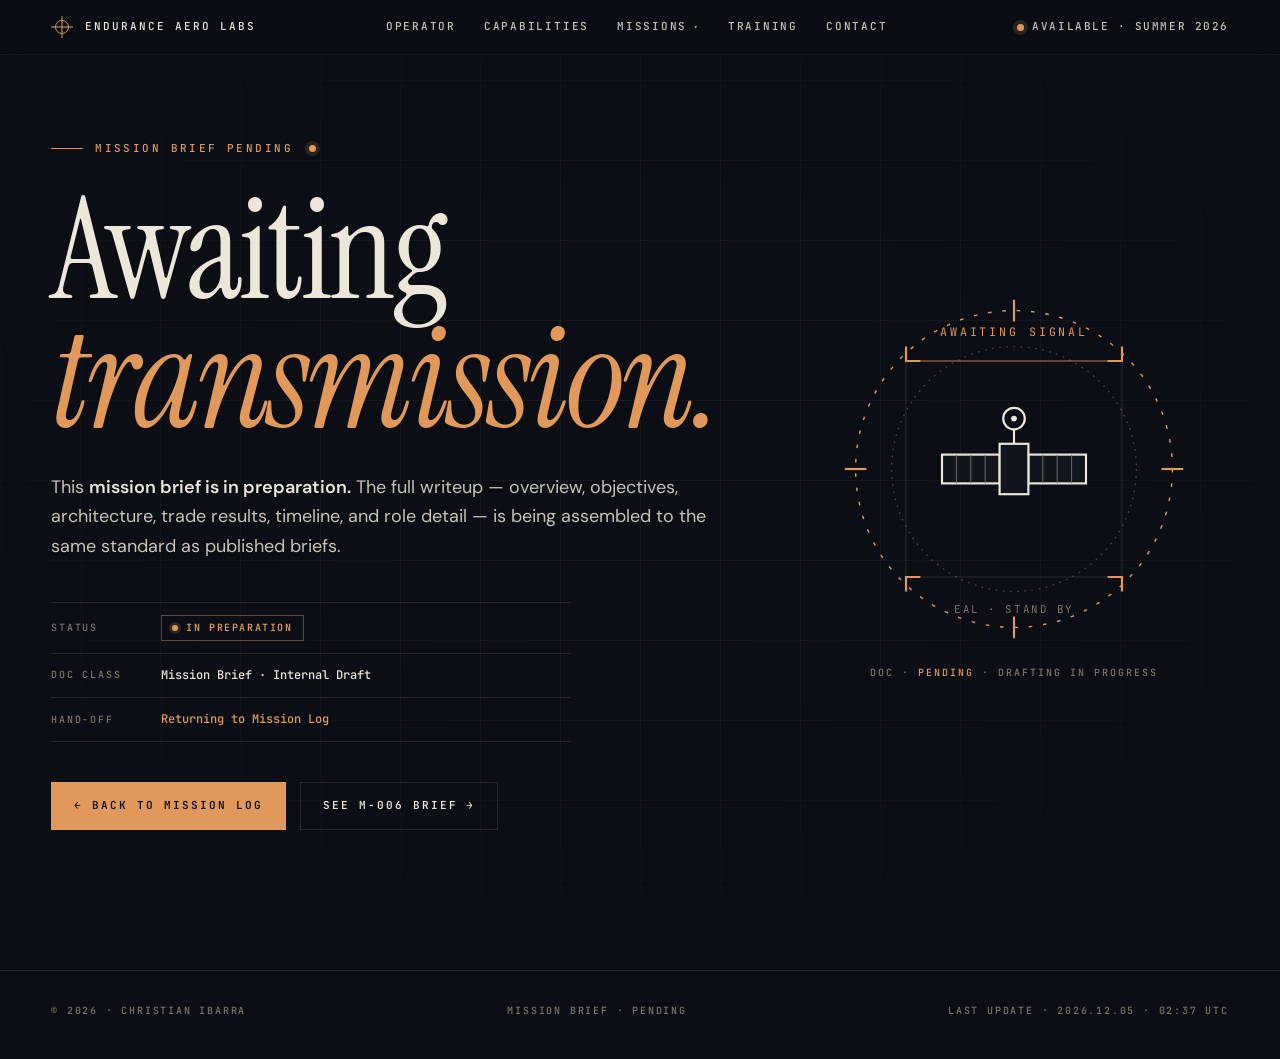
<file: pending.html>
<!DOCTYPE html>
<html lang="en">
<head>
  <meta charset="UTF-8" />
  <meta name="viewport" content="width=device-width, initial-scale=1.0" />
  <title>Mission Brief Pending — Endurance Aero Labs</title>
  <meta name="description" content="Mission brief in preparation. Page coming soon to Endurance Aero Labs." />
  <meta name="robots" content="noindex,follow">

  <!-- Favicons -->
  <link rel="icon" type="image/svg+xml" href="assets/images/favicon.svg">
  <link rel="icon" type="image/png" sizes="16x16" href="assets/images/favicon-16.png">
  <link rel="icon" type="image/png" sizes="32x32" href="assets/images/favicon-32.png">
  <link rel="icon" type="image/png" sizes="48x48" href="assets/images/favicon-48.png">
  <link rel="icon" href="assets/images/favicon.ico" sizes="any">
  <link rel="apple-touch-icon" href="assets/images/apple-touch-icon.png">
  <link rel="manifest" href="/site.webmanifest">
  <meta name="theme-color" content="#0B0E14">

  <link rel="preconnect" href="https://fonts.googleapis.com">
  <link rel="preconnect" href="https://fonts.gstatic.com" crossorigin>
  <link href="https://fonts.googleapis.com/css2?family=Instrument+Serif:ital@0;1&family=DM+Sans:opsz,wght@9..40,400;9..40,500;9..40,600;9..40,700&family=JetBrains+Mono:wght@300;400;500;600&display=swap" rel="stylesheet">

  <link rel="stylesheet" href="shared.css">

  <style>
    /* Pending page — owns its layout; tone matches the rest of the site */
    .pending {
      min-height: 100vh;
      min-height: 100svh;
      display: flex;
      align-items: center;
      padding: 140px 0 80px;
      position: relative;
    }
    .pending-inner {
      display: grid;
      grid-template-columns: 1.5fr 1fr;
      gap: 80px;
      align-items: center;
      width: 100%;
    }

    /* LEFT: type */
    .pending-eyebrow {
      font-family: var(--mono);
      font-size: 11px;
      letter-spacing: 0.22em;
      text-transform: uppercase;
      color: var(--accent);
      display: flex; align-items: center; gap: 12px;
      margin-bottom: 28px;
      font-weight: 500;
    }
    .pending-eyebrow::before { content: ""; width: 32px; height: 1px; background: var(--accent); }
    .pending-eyebrow .dot {
      display: inline-block; width: 7px; height: 7px; border-radius: 50%;
      background: var(--accent);
      box-shadow: 0 0 0 4px rgba(224, 153, 90, 0.15);
      animation: pulse 2.4s ease-in-out infinite;
      margin-left: 4px;
    }

    .pending-title {
      font-family: var(--serif);
      font-size: clamp(56px, 11vw, 144px);
      line-height: 0.92;
      letter-spacing: -0.02em;
      font-weight: 400;
      margin: 0 0 28px;
    }
    .pending-title em { font-style: italic; color: var(--accent); }

    .pending-sub {
      font-size: 18px;
      line-height: 1.65;
      color: var(--fg-soft);
      max-width: 58ch;
      margin: 0 0 40px;
      font-weight: 400;
    }
    .pending-sub strong { color: var(--fg); font-weight: 600; }

    /* Status table */
    .pending-status {
      display: grid;
      grid-template-columns: 110px 1fr;
      border-top: 1px solid var(--rule);
      max-width: 520px;
      margin-bottom: 40px;
    }
    .pending-status > div {
      padding: 12px 0;
      border-bottom: 1px solid var(--rule);
      font-family: var(--mono);
      font-size: 12px;
      display: flex; align-items: center;
    }
    .pending-status .lbl {
      font-size: 10px;
      letter-spacing: 0.18em;
      text-transform: uppercase;
      color: var(--fg-mute);
      font-weight: 500;
    }
    .pending-status .val { color: var(--fg); font-weight: 500; }
    .pending-status .val.acc { color: var(--accent); }
    .pending-status .val .badge {
      display: inline-flex; align-items: center; gap: 8px;
      padding: 4px 10px;
      border: 1px solid rgba(224,153,90,.4);
      color: var(--accent);
      font-size: 10px;
      letter-spacing: 0.16em;
      text-transform: uppercase;
      font-weight: 600;
    }
    .pending-status .val .badge .bdot {
      width: 6px; height: 6px; border-radius: 50%;
      background: var(--accent);
      box-shadow: 0 0 0 3px rgba(224,153,90,.18);
      animation: pulse 2.4s ease-in-out infinite;
    }

    /* Action buttons */
    .pending-actions {
      display: flex;
      gap: 14px;
      flex-wrap: wrap;
    }
    .pending-btn {
      display: inline-flex; align-items: center; gap: 12px;
      font-family: var(--mono);
      font-size: 11px;
      letter-spacing: 0.18em;
      text-transform: uppercase;
      color: var(--fg);
      padding: 14px 22px;
      border: 1px solid var(--rule);
      transition: all .25s ease;
      font-weight: 600;
    }
    .pending-btn:hover {
      border-color: var(--accent);
      color: var(--accent);
      transform: translateY(-1px);
    }
    .pending-btn.primary {
      background: var(--accent);
      color: var(--bg);
      border-color: var(--accent);
    }
    .pending-btn.primary:hover {
      background: transparent;
      color: var(--accent);
    }

    /* RIGHT: schematic mark */
    .pending-mark {
      display: flex; flex-direction: column; align-items: center; gap: 16px;
      position: relative;
    }
    .pending-mark svg {
      width: 100%;
      max-width: 360px;
      height: auto;
    }
    .pending-mark-caption {
      font-family: var(--mono);
      font-size: 10px;
      letter-spacing: 0.2em;
      text-transform: uppercase;
      color: var(--fg-mute);
      text-align: center;
      font-weight: 500;
    }
    .pending-mark-caption .acc { color: var(--accent); }

    /* SVG animation — pulsing scan line */
    @keyframes scan-line {
      0%   { transform: translateY(0);    opacity: 0; }
      10%  { opacity: 1; }
      90%  { opacity: 1; }
      100% { transform: translateY(160px); opacity: 0; }
    }
    .scan-line { animation: scan-line 4s ease-in-out infinite; }

    @keyframes ring-spin {
      to { transform: rotate(360deg); }
    }
    .ring-spin { transform-origin: 100px 100px; animation: ring-spin 30s linear infinite; }

    @media (max-width: 980px) {
      .pending-inner { grid-template-columns: 1fr; gap: 56px; }
      .pending-mark { order: -1; max-width: 280px; margin: 0 auto; }
    }
    @media (max-width: 600px) {
      .pending { padding: 110px 0 60px; }
      .pending-status { grid-template-columns: 90px 1fr; max-width: 100%; }
      .pending-btn { width: 100%; justify-content: center; }
      .pending-sub { font-size: 16px; }
    }
  </style>
</head>
<body>

  <!-- ========================== NAV ========================== -->
  <nav class="nav">
    <div class="nav-inner">
      <a href="index.html" class="brand" aria-label="Endurance Aero Labs">
        <span class="brand-mark"><span></span></span>
        Endurance&nbsp;Aero&nbsp;Labs
      </a>
      <div class="nav-links">
        <a href="about.html">Operator</a>
        <a href="index.html#capabilities">Capabilities</a>
        <div class="nav-dropdown">
          <a href="index.html#missions" class="nav-dropdown-trigger">Missions <span class="caret">▾</span></a>
          <div class="nav-dropdown-menu">
            <a href="bluespear.html"><span class="dd-id">M-006</span><span class="dd-name">BlueSpear · Avionics/CDH</span></a>
            <a href="pending.html"><span class="dd-id">M-005</span><span class="dd-name">CubeSat Feasibility</span></a>
            <a href="pending.html"><span class="dd-id">M-004</span><span class="dd-name">L1 High-Power Rocket</span></a>
            <a href="pending.html"><span class="dd-id">M-003</span><span class="dd-name">Composites &amp; RF</span></a>
            <a href="pending.html"><span class="dd-id">M-002</span><span class="dd-name">6-DOF Sim</span></a>
            <div class="nav-dropdown-sep"></div>
            <a href="index.html#missions" class="dd-all">All missions →</a>
          </div>
        </div>
        <a href="index.html#education">Training</a>
        <a href="index.html#contact">Contact</a>
      </div>
      <div class="nav-status">
        <span class="status-dot"></span>
        Available · Summer&nbsp;2026
      </div>
    </div>
  </nav>

  <main>
    <section class="pending">
      <div class="container">
        <div class="pending-inner">

          <!-- LEFT: type -->
          <div>
            <div class="pending-eyebrow">
              Mission Brief Pending
              <span class="dot"></span>
            </div>

            <h1 class="pending-title">
              Awaiting<br>
              <em>transmission.</em>
            </h1>

            <p class="pending-sub">
              This <strong>mission brief is in preparation.</strong> The full
              writeup — overview, objectives, architecture, trade results,
              timeline, and role detail — is being assembled to the same
              standard as published briefs.
            </p>

            <div class="pending-status">
              <div class="lbl">Status</div>
              <div class="val">
                <span class="badge"><span class="bdot"></span>In Preparation</span>
              </div>
              <div class="lbl">Doc Class</div>
              <div class="val">Mission Brief · Internal Draft</div>
              <div class="lbl">Hand-Off</div>
              <div class="val acc">Returning to Mission Log</div>
            </div>

            <div class="pending-actions">
              <a href="index.html#missions" class="pending-btn primary">
                ← Back to Mission Log
              </a>
              <a href="bluespear.html" class="pending-btn">
                See M-006 Brief →
              </a>
            </div>
          </div>

          <!-- RIGHT: schematic mark — antenna + scan -->
          <aside class="pending-mark" aria-hidden="true">
            <svg viewBox="0 0 200 200" fill="none" stroke="currentColor" stroke-width="0.8">

              <!-- outer rotating ring (cardinal ticks, dashed) -->
              <g class="ring-spin">
                <circle cx="100" cy="100" r="88" stroke="var(--accent)" stroke-dasharray="2 6" />
                <line x1="100" y1="6"  x2="100" y2="18"  stroke="var(--accent)" stroke-width="1.2"/>
                <line x1="100" y1="182" x2="100" y2="194" stroke="var(--accent)" stroke-width="1.2"/>
                <line x1="6"  y1="100" x2="18"  y2="100" stroke="var(--accent)" stroke-width="1.2"/>
                <line x1="182" y1="100" x2="194" y2="100" stroke="var(--accent)" stroke-width="1.2"/>
              </g>

              <!-- mid static ring -->
              <circle cx="100" cy="100" r="68" stroke="var(--fg-mute)" stroke-dasharray="1 3" opacity="0.5"/>

              <!-- crosshair frame inside -->
              <rect x="40" y="40" width="120" height="120"
                    stroke="var(--rule)" stroke-width="0.6" />

              <!-- scan line that travels down inside the frame -->
              <line class="scan-line" x1="40" y1="40" x2="160" y2="40"
                    stroke="var(--accent)" stroke-width="0.6" opacity="0.7" />

              <!-- antenna / dish silhouette (matches favicon family) -->
              <g stroke="var(--fg)" stroke-width="1.2" fill="none">
                <!-- panel array left -->
                <rect x="60" y="92" width="32" height="16" fill="var(--bg-soft)" />
                <line x1="68" y1="92" x2="68" y2="108" stroke="var(--fg-mute)" stroke-width="0.5"/>
                <line x1="76" y1="92" x2="76" y2="108" stroke="var(--fg-mute)" stroke-width="0.5"/>
                <line x1="84" y1="92" x2="84" y2="108" stroke="var(--fg-mute)" stroke-width="0.5"/>
                <!-- panel array right -->
                <rect x="108" y="92" width="32" height="16" fill="var(--bg-soft)" />
                <line x1="116" y1="92" x2="116" y2="108" stroke="var(--fg-mute)" stroke-width="0.5"/>
                <line x1="124" y1="92" x2="124" y2="108" stroke="var(--fg-mute)" stroke-width="0.5"/>
                <line x1="132" y1="92" x2="132" y2="108" stroke="var(--fg-mute)" stroke-width="0.5"/>
                <!-- bus -->
                <rect x="92" y="86" width="16" height="28" fill="var(--bg-soft)" />
                <!-- antenna mast -->
                <line x1="100" y1="86" x2="100" y2="76" />
                <!-- dish -->
                <circle cx="100" cy="72" r="6" fill="var(--bg)" />
                <circle cx="100" cy="72" r="1.6" fill="var(--fg)" stroke="none" />
              </g>

              <!-- corner registration marks -->
              <g stroke="var(--accent)" stroke-width="1.2" fill="none">
                <path d="M 40 32 L 40 40 L 48 40" />
                <path d="M 160 32 L 160 40 L 152 40" />
                <path d="M 40 168 L 40 160 L 48 160" />
                <path d="M 160 168 L 160 160 L 152 160" />
              </g>

              <!-- label text -->
              <text x="100" y="26" font-family="JetBrains Mono" font-size="6.5"
                    fill="var(--accent)" text-anchor="middle" letter-spacing="1.6"
                    stroke="none">AWAITING SIGNAL</text>
              <text x="100" y="180" font-family="JetBrains Mono" font-size="6"
                    fill="var(--fg-mute)" text-anchor="middle" letter-spacing="1.4"
                    stroke="none">EAL · STAND BY</text>
            </svg>
            <div class="pending-mark-caption">
              Doc · <span class="acc">pending</span> · drafting in progress
            </div>
          </aside>

        </div>
      </div>
    </section>
  </main>

  <footer>
    <div class="container">
      <div class="footer-inner">
        <div>© 2026 · Christian Ibarra</div>
        <div>Mission Brief · Pending</div>
        <div>Last Update · <span id="ts">—</span></div>
      </div>
    </div>
  </footer>

  <script src="shared.js"></script>
</body>
</html>
</file>
<file: shared.css>
/* =================================================================
   ENDURANCE AERO LABS · SHARED CSS
   Design system used by every page (index, about, mission briefs).
   =================================================================
*/

/* =========================
   TOKENS
   ========================= */
:root {
  --bg:        #0B0E14;
  --bg-soft:   #11151E;
  --panel:     #161B26;
  --fg:        #EDE7D9;
  --fg-soft:   #C9C3B6;
  --fg-mute:   #7B756A;
  --rule:      rgba(237, 231, 217, 0.12);
  --rule-soft: rgba(237, 231, 217, 0.05);
  --accent:    #E0995A;
  --accent-2:  #7AA0B8;
  --danger:    #C25B4B;

  --serif: "Instrument Serif", "Times New Roman", serif;
  --sans:  "DM Sans", -apple-system, BlinkMacSystemFont, sans-serif;
  --mono:  "JetBrains Mono", ui-monospace, "SF Mono", Menlo, monospace;

  --pad-x: clamp(20px, 4vw, 64px);
  --max-w: 1320px;
}

/* =========================
   BASE
   ========================= */
*, *::before, *::after { box-sizing: border-box; }
html { scroll-behavior: smooth; }
body {
  margin: 0;
  background: var(--bg);
  color: var(--fg);
  font-family: var(--sans);
  font-size: 16px;
  line-height: 1.6;
  font-weight: 400;
  -webkit-font-smoothing: antialiased;
  -moz-osx-font-smoothing: grayscale;
  overflow-x: hidden;
}
img { max-width: 100%; display: block; }
a { color: inherit; text-decoration: none; }
button { font-family: inherit; cursor: pointer; }

::selection { background: var(--accent); color: var(--bg); }

/* Graph-paper background */
body::before {
  content: "";
  position: fixed; inset: 0;
  background-image:
    linear-gradient(var(--rule-soft) 1px, transparent 1px),
    linear-gradient(90deg, var(--rule-soft) 1px, transparent 1px);
  background-size: 80px 80px;
  pointer-events: none;
  z-index: 0;
  mask-image: radial-gradient(ellipse at center, black 30%, transparent 90%);
}

.container {
  max-width: var(--max-w);
  margin: 0 auto;
  padding: 0 var(--pad-x);
  position: relative;
  z-index: 1;
}

/* =========================
   NAV
   ========================= */
.nav {
  position: fixed; top: 0; left: 0; right: 0;
  z-index: 50;
  backdrop-filter: blur(14px);
  -webkit-backdrop-filter: blur(14px);
  background: rgba(11, 14, 20, 0.72);
  border-bottom: 1px solid var(--rule-soft);
}
.nav-inner {
  max-width: var(--max-w);
  margin: 0 auto;
  padding: 16px var(--pad-x);
  display: flex;
  align-items: center;
  justify-content: space-between;
  gap: 24px;
}
.brand {
  display: flex; align-items: center; gap: 12px;
  font-family: var(--mono);
  font-size: 11px;
  letter-spacing: 0.18em;
  text-transform: uppercase;
  color: var(--fg);
  font-weight: 500;
}
.brand-mark {
  width: 22px; height: 22px;
  position: relative;
  flex: 0 0 22px;
}
.brand-mark::before, .brand-mark::after {
  content: ""; position: absolute; background: var(--accent);
}
.brand-mark::before { left: 50%; top: 0; bottom: 0; width: 1px; transform: translateX(-50%); }
.brand-mark::after  { top: 50%; left: 0; right: 0; height: 1px; transform: translateY(-50%); }
.brand-mark span {
  position: absolute; inset: 4px;
  border: 1px solid var(--accent);
  border-radius: 50%;
}

.nav-links {
  display: flex; gap: 28px;
  font-family: var(--mono);
  font-size: 11px;
  letter-spacing: 0.16em;
  text-transform: uppercase;
  color: var(--fg-soft);
  font-weight: 500;
  align-items: center;
}
.nav-links > a, .nav-links .nav-dropdown-trigger {
  transition: color .25s ease;
  position: relative;
}
.nav-links > a::after, .nav-links .nav-dropdown-trigger::after {
  content: ""; position: absolute; left: 0; right: 0; bottom: -6px;
  height: 1px; background: var(--accent);
  transform: scaleX(0); transform-origin: left;
  transition: transform .35s ease;
}
.nav-links > a:hover, .nav-links .nav-dropdown-trigger:hover { color: var(--fg); }
.nav-links > a:hover::after, .nav-links .nav-dropdown-trigger:hover::after { transform: scaleX(1); }
.nav-links > a.active, .nav-links .nav-dropdown-trigger.active { color: var(--accent); }
.nav-links > a.active::after, .nav-links .nav-dropdown-trigger.active::after { transform: scaleX(1); }

.nav-status {
  display: flex; align-items: center; gap: 8px;
  font-family: var(--mono); font-size: 11px;
  letter-spacing: 0.14em; text-transform: uppercase;
  color: var(--fg-soft);
  font-weight: 500;
}
.status-dot {
  width: 7px; height: 7px; border-radius: 50%;
  background: var(--accent);
  box-shadow: 0 0 0 4px rgba(224, 153, 90, 0.15);
  animation: pulse 2.4s ease-in-out infinite;
}
@keyframes pulse {
  0%, 100% { box-shadow: 0 0 0 4px rgba(224, 153, 90, 0.15); }
  50%      { box-shadow: 0 0 0 8px rgba(224, 153, 90, 0.02); }
}
@keyframes spin { to { transform: rotate(360deg); } }

/* Hide desktop nav and status below 980px — replaced by mobile menu */
@media (max-width: 980px) {
  .nav-links { display: none; }
}
@media (max-width: 760px) {
  .nav-status { display: none; }
}

/* =========================
   MOBILE MENU (built by JS, styled here)
   ========================= */

/* Hamburger button — only shows below 980px */
.nav-burger {
  display: none;
  width: 44px;
  height: 44px;
  background: transparent;
  border: 1px solid var(--rule);
  cursor: pointer;
  position: relative;
  padding: 0;
  flex-shrink: 0;
  transition: border-color .2s ease;
}
.nav-burger:hover { border-color: var(--accent); }
.nav-burger .bar {
  position: absolute;
  left: 12px; right: 12px; height: 1px;
  background: var(--fg);
  transition: transform .35s cubic-bezier(.5,0,.2,1), opacity .2s ease, background .2s ease;
}
.nav-burger .bar:nth-child(1) { top: 16px; }
.nav-burger .bar:nth-child(2) { top: 22px; }
.nav-burger .bar:nth-child(3) { top: 28px; }
.nav-burger:hover .bar { background: var(--accent); }
.nav-burger.open .bar:nth-child(1) { transform: translateY(6px) rotate(45deg); background: var(--accent); }
.nav-burger.open .bar:nth-child(2) { opacity: 0; }
.nav-burger.open .bar:nth-child(3) { transform: translateY(-6px) rotate(-45deg); background: var(--accent); }

@media (max-width: 980px) {
  .nav-burger { display: block; }
}

/* Mobile drawer — full screen overlay */
.mobile-drawer {
  position: fixed;
  inset: 0;
  z-index: 100;
  background: rgba(11, 14, 20, 0.98);
  backdrop-filter: blur(20px);
  -webkit-backdrop-filter: blur(20px);
  opacity: 0;
  pointer-events: none;
  transition: opacity .35s ease;
  overflow-y: auto;
  display: flex;
  flex-direction: column;
}
.mobile-drawer.open {
  opacity: 1;
  pointer-events: auto;
}
body.drawer-open {
  overflow: hidden;
}

.mobile-drawer-head {
  display: flex;
  justify-content: space-between;
  align-items: center;
  padding: 16px var(--pad-x);
  border-bottom: 1px solid var(--rule);
  flex-shrink: 0;
}
.mobile-drawer-eyebrow {
  font-family: var(--mono);
  font-size: 10px;
  letter-spacing: 0.2em;
  text-transform: uppercase;
  color: var(--accent);
  font-weight: 600;
}
.mobile-drawer-close {
  width: 44px; height: 44px;
  background: transparent;
  border: 1px solid var(--rule);
  cursor: pointer;
  position: relative;
  padding: 0;
  transition: border-color .2s ease;
}
.mobile-drawer-close:hover { border-color: var(--accent); }
.mobile-drawer-close::before,
.mobile-drawer-close::after {
  content: "";
  position: absolute;
  left: 12px; right: 12px; top: 50%;
  height: 1px;
  background: var(--fg);
  transition: background .2s ease;
}
.mobile-drawer-close::before { transform: rotate(45deg); }
.mobile-drawer-close::after  { transform: rotate(-45deg); }
.mobile-drawer-close:hover::before,
.mobile-drawer-close:hover::after { background: var(--accent); }

.mobile-drawer-body {
  flex: 1;
  padding: 40px var(--pad-x);
  overflow-y: auto;
}

.mobile-drawer-section {
  margin-bottom: 32px;
}
.mobile-drawer-section-label {
  font-family: var(--mono);
  font-size: 10px;
  letter-spacing: 0.22em;
  text-transform: uppercase;
  color: var(--fg-mute);
  padding-bottom: 12px;
  border-bottom: 1px solid var(--rule);
  margin-bottom: 8px;
  font-weight: 500;
  display: flex;
  align-items: center;
  gap: 10px;
}
.mobile-drawer-section-label::before {
  content: "";
  width: 6px; height: 6px;
  background: var(--accent);
  border-radius: 50%;
}

/* Top-level drawer links */
.mobile-drawer a.md-link {
  display: flex;
  align-items: baseline;
  justify-content: space-between;
  padding: 18px 0;
  border-bottom: 1px solid var(--rule);
  font-family: var(--serif);
  font-size: 32px;
  line-height: 1;
  color: var(--fg);
  font-weight: 400;
  letter-spacing: -0.01em;
  transition: color .2s ease, padding-left .25s ease;
  min-height: 44px;
}
.mobile-drawer a.md-link:hover,
.mobile-drawer a.md-link:focus-visible {
  color: var(--accent);
  padding-left: 8px;
}
.mobile-drawer a.md-link .md-num {
  font-family: var(--mono);
  font-size: 11px;
  letter-spacing: 0.18em;
  color: var(--fg-mute);
  font-weight: 500;
}

/* Mission sub-links in drawer */
.mobile-drawer a.md-mission {
  display: grid;
  grid-template-columns: 64px 1fr;
  gap: 16px;
  align-items: center;
  padding: 14px 0;
  border-bottom: 1px solid var(--rule);
  min-height: 44px;
  transition: padding-left .25s ease;
}
.mobile-drawer a.md-mission:hover,
.mobile-drawer a.md-mission:focus-visible {
  padding-left: 8px;
}
.mobile-drawer a.md-mission:hover .md-mission-name,
.mobile-drawer a.md-mission:focus-visible .md-mission-name {
  color: var(--accent);
}
.mobile-drawer .md-mission-id {
  font-family: var(--mono);
  font-size: 11px;
  letter-spacing: 0.14em;
  color: var(--accent);
  font-weight: 600;
}
.mobile-drawer .md-mission-name {
  font-family: var(--sans);
  font-size: 16px;
  color: var(--fg);
  font-weight: 500;
  transition: color .2s ease;
}

.mobile-drawer-foot {
  padding: 24px var(--pad-x) 32px;
  border-top: 1px solid var(--rule);
  display: flex;
  justify-content: space-between;
  align-items: center;
  flex-wrap: wrap;
  gap: 16px;
  font-family: var(--mono);
  font-size: 10px;
  letter-spacing: 0.18em;
  text-transform: uppercase;
  color: var(--fg-mute);
  font-weight: 500;
  flex-shrink: 0;
}
.mobile-drawer-foot .md-foot-status {
  display: flex;
  align-items: center;
  gap: 8px;
  color: var(--accent);
}

/* =========================
   iPAD-FRIENDLY INTERMEDIATE BREAKPOINTS
   ========================= */
@media (max-width: 760px) {
  /* Phones: slightly tighter base, larger touch targets */
  body { font-size: 15.5px; }
  section { padding: 70px 0 !important; }
}

@media (max-width: 480px) {
  /* Small phones: prevent crowded layouts */
  :root { --pad-x: 18px; }
}

/* =========================
   TOUCH / NO-HOVER REFINEMENTS
   ========================= */
@media (hover: none) {
  /* On touch devices, disable hover-only dropdown; JS handles it */
  .nav-dropdown:hover .nav-dropdown-menu {
    opacity: 0;
    pointer-events: none;
    transform: translateX(-50%) translateY(-8px);
  }
  .nav-dropdown.open .nav-dropdown-menu {
    opacity: 1;
    pointer-events: auto;
    transform: translateX(-50%) translateY(0);
  }
  /* Active state replaces hover */
  .mission:hover { background: transparent; }
}

/* Dropdown */
.nav-dropdown { position: relative; }
.nav-dropdown-trigger { display: inline-flex; align-items: center; gap: 6px; cursor: pointer; }
.nav-dropdown-trigger .caret {
  font-size: 9px;
  transition: transform .25s ease;
  color: var(--accent);
}
.nav-dropdown:hover .nav-dropdown-trigger .caret { transform: rotate(180deg); }

.nav-dropdown-menu {
  position: absolute;
  top: calc(100% + 18px);
  left: 50%;
  transform: translateX(-50%) translateY(-8px);
  min-width: 320px;
  background: rgba(17, 21, 30, 0.96);
  backdrop-filter: blur(20px);
  -webkit-backdrop-filter: blur(20px);
  border: 1px solid var(--rule);
  padding: 12px;
  opacity: 0;
  pointer-events: none;
  transition: opacity .25s ease, transform .25s ease;
  box-shadow: 0 24px 60px rgba(0,0,0,0.5);
  z-index: 60;
}
.nav-dropdown:hover .nav-dropdown-menu,
.nav-dropdown:focus-within .nav-dropdown-menu {
  opacity: 1;
  pointer-events: auto;
  transform: translateX(-50%) translateY(0);
}
.nav-dropdown-menu::before {
  content: "";
  position: absolute;
  top: -20px; left: 0; right: 0; height: 20px;
}
.nav-dropdown-menu a {
  display: grid;
  grid-template-columns: 60px 1fr;
  gap: 14px;
  align-items: center;
  padding: 10px 12px;
  text-transform: none;
  letter-spacing: 0.02em;
  transition: background .2s ease, color .2s ease, padding-left .2s ease;
}
.nav-dropdown-menu a:hover {
  background: rgba(224, 153, 90, 0.08);
  padding-left: 16px;
}
.nav-dropdown-menu a::after { display: none; }
.nav-dropdown-menu .dd-id {
  font-family: var(--mono);
  font-size: 10px;
  color: var(--accent);
  letter-spacing: 0.14em;
  font-weight: 600;
}
.nav-dropdown-menu .dd-name {
  font-family: var(--sans);
  font-size: 13px;
  letter-spacing: 0;
  text-transform: none;
  color: var(--fg);
  font-weight: 500;
}
.nav-dropdown-sep {
  height: 1px; background: var(--rule); margin: 6px 12px;
}
.nav-dropdown-menu .dd-all {
  grid-template-columns: 1fr;
  color: var(--fg-soft);
  font-family: var(--mono);
  font-size: 11px;
  letter-spacing: 0.16em;
  text-transform: uppercase;
}
.nav-dropdown-menu .dd-all:hover { color: var(--accent); }

/* =========================
   FOOTER
   ========================= */
footer {
  border-top: 1px solid var(--rule);
  padding: 32px 0 40px;
  margin-top: 60px;
}
.footer-inner {
  display: flex; justify-content: space-between; align-items: center;
  flex-wrap: wrap; gap: 16px;
  font-family: var(--mono);
  font-size: 10px;
  letter-spacing: 0.18em;
  text-transform: uppercase;
  color: var(--fg-mute);
  font-weight: 500;
}

/* =========================
   REVEAL ANIMATIONS
   ========================= */
.reveal {
  opacity: 0;
  transform: translateY(20px);
  transition: opacity .9s ease, transform .9s ease;
}
.reveal.in {
  opacity: 1;
  transform: translateY(0);
}

@media (prefers-reduced-motion: reduce) {
  .reveal { opacity: 1; transform: none; transition: none; }
  .status-dot { animation: none; }
}
</file>
<file: mission-brief.css>
/* =================================================================
   MISSION BRIEF CSS
   Styles used only on mission brief pages (bluespear.html and
   mission-template.html). Linked AFTER shared.css.
   =================================================================
*/

/* ===== MISSION BRIEF HERO ===== */
.brief-hero {
  padding: 140px 0 40px;
  position: relative;
  border-bottom: 1px solid var(--rule);
}
.brief-crumbs {
  display: flex; align-items: center; gap: 12px;
  font-family: var(--mono);
  font-size: 10px;
  letter-spacing: 0.18em;
  text-transform: uppercase;
  color: var(--fg-mute);
  margin-bottom: 28px;
  font-weight: 500;
  flex-wrap: wrap;
}
.brief-crumbs a { color: var(--fg-soft); transition: color .2s ease; }
.brief-crumbs a:hover { color: var(--accent); }
.brief-crumbs .sep { color: var(--accent); }

.brief-banner {
  display: grid;
  grid-template-columns: 1fr auto;
  gap: 40px;
  align-items: end;
  padding: 32px 0 40px;
}
.brief-id-row {
  display: flex; align-items: center; gap: 20px;
  font-family: var(--mono);
  font-size: 12px;
  letter-spacing: 0.18em;
  text-transform: uppercase;
  color: var(--accent);
  margin-bottom: 28px;
  font-weight: 600;
  flex-wrap: wrap;
}
.brief-id-row .pipe { color: var(--fg-mute); }
.brief-id-row .status {
  display: inline-flex; align-items: center; gap: 8px;
  padding: 5px 10px;
  border: 1px solid var(--rule);
  color: var(--fg-soft);
}
.brief-id-row .status .dot {
  width: 6px; height: 6px; border-radius: 50%;
  background: var(--fg-mute);
}
.brief-id-row .status.active {
  color: var(--accent);
  border-color: rgba(224,153,90,.4);
}
.brief-id-row .status.active .dot {
  background: var(--accent);
  box-shadow: 0 0 0 3px rgba(224,153,90,.18);
  animation: pulse 2.4s ease-in-out infinite;
}
.brief-id-row .status.complete .dot { background: var(--accent-2); }
.brief-id-row .status.complete { color: var(--accent-2); }
.brief-id-row .status.archived .dot { background: var(--fg-mute); }

.brief-title {
  font-family: var(--serif);
  font-size: clamp(56px, 10vw, 144px);
  line-height: 0.92;
  letter-spacing: -0.02em;
  font-weight: 400;
  margin: 0;
}
.brief-title em { font-style: italic; color: var(--accent); }
.brief-sub {
  font-family: var(--mono);
  font-size: 12px;
  letter-spacing: 0.16em;
  text-transform: uppercase;
  color: var(--fg-soft);
  margin: 24px 0 0;
  font-weight: 500;
}

.brief-mark svg {
  width: 140px; height: 140px;
  stroke: var(--accent);
  fill: none;
  stroke-width: 0.8;
}
.brief-mark svg .mute { stroke: var(--fg-mute); }
.brief-mark svg .fill { fill: var(--accent); stroke: none; }
.brief-mark svg .rot { transform-origin: center; animation: spin 30s linear infinite; }

/* Brief facts strip */
.brief-facts {
  display: grid;
  grid-template-columns: repeat(5, 1fr);
  gap: 32px;
  padding: 32px 0;
  border-top: 1px solid var(--rule);
}
.brief-fact { display: flex; flex-direction: column; gap: 6px; }
.brief-fact-label {
  font-family: var(--mono);
  font-size: 10px;
  letter-spacing: 0.2em;
  text-transform: uppercase;
  color: var(--fg-mute);
  font-weight: 500;
}
.brief-fact-value {
  font-family: var(--mono);
  font-size: 13px;
  color: var(--fg);
  letter-spacing: 0.04em;
  font-weight: 500;
}
.brief-fact-value.acc { color: var(--accent); }
@media (max-width: 880px) {
  .brief-banner { grid-template-columns: 1fr; }
  .brief-mark { display: none; }
  .brief-facts { grid-template-columns: repeat(2, 1fr); }
}

/* ===== SECTION HEADS ===== */
section.brief { padding: 80px 0; }
.brief-section-head {
  display: grid;
  grid-template-columns: 140px 1fr;
  gap: 32px;
  align-items: baseline;
  margin-bottom: 40px;
  border-top: 1px solid var(--rule);
  padding-top: 32px;
}
.brief-section-num {
  font-family: var(--mono);
  font-size: 11px;
  letter-spacing: 0.2em;
  text-transform: uppercase;
  color: var(--accent);
  font-weight: 600;
}
.brief-section-title {
  font-family: var(--serif);
  font-size: clamp(32px, 4vw, 48px);
  line-height: 1.05;
  font-weight: 400;
  letter-spacing: -0.01em;
  margin: 0;
}
.brief-section-title em { font-style: italic; color: var(--accent); }
.brief-section-kicker {
  font-family: var(--mono);
  font-size: 11px;
  letter-spacing: 0.16em;
  text-transform: uppercase;
  color: var(--fg-mute);
  margin-top: 10px;
  font-weight: 500;
}
@media (max-width: 760px) {
  .brief-section-head { grid-template-columns: 1fr; }
}

/* ===== TWO COL BODY ===== */
.brief-two {
  display: grid;
  grid-template-columns: 2fr 1fr;
  gap: 64px;
}
.brief-prose p {
  font-size: 17px;
  line-height: 1.75;
  color: var(--fg-soft);
  margin: 0 0 22px;
  max-width: 64ch;
}
.brief-prose p strong { color: var(--fg); font-weight: 600; }
.brief-prose ul {
  list-style: none; padding: 0; margin: 0 0 20px;
  display: flex; flex-direction: column; gap: 12px;
}
.brief-prose ul li {
  position: relative;
  padding-left: 22px;
  font-size: 15px;
  line-height: 1.65;
  color: var(--fg-soft);
}
.brief-prose ul li::before {
  content: ""; position: absolute; left: 0; top: 11px;
  width: 10px; height: 1px; background: var(--accent);
}
.brief-prose ul li strong { color: var(--fg); font-weight: 600; }

.brief-aside {
  border-left: 1px solid var(--rule);
  padding-left: 32px;
  align-self: start;
  position: sticky; top: 100px;
}
.brief-aside-block { margin-bottom: 32px; }
.brief-aside-block:last-child { margin-bottom: 0; }
.brief-aside-label {
  font-family: var(--mono);
  font-size: 10px;
  letter-spacing: 0.18em;
  text-transform: uppercase;
  color: var(--fg-mute);
  margin-bottom: 12px;
  font-weight: 500;
}
.brief-aside-list {
  list-style: none; padding: 0; margin: 0;
  display: flex; flex-direction: column; gap: 8px;
}
.brief-aside-list li {
  font-family: var(--mono);
  font-size: 12px;
  color: var(--fg);
  padding: 6px 0;
  border-bottom: 1px solid var(--rule);
  font-weight: 500;
}
.brief-aside-list li:last-child { border-bottom: none; }
.brief-aside-list li .acc { color: var(--accent); }

@media (max-width: 980px) {
  .brief-two { grid-template-columns: 1fr; gap: 32px; }
  .brief-aside { position: static; border-left: none; padding-left: 0; border-top: 1px solid var(--rule); padding-top: 32px; }
}

/* ===== ARCH / FIGURE BLOCK ===== */
.arch-block {
  background: var(--bg-soft);
  border: 1px solid var(--rule);
  padding: 48px 40px;
  margin-top: 40px;
}
.arch-block-head {
  display: flex; justify-content: space-between; align-items: baseline;
  margin-bottom: 32px;
  padding-bottom: 16px;
  border-bottom: 1px solid var(--rule);
  flex-wrap: wrap;
  gap: 8px;
}
.arch-block-title {
  font-family: var(--mono);
  font-size: 11px;
  letter-spacing: 0.2em;
  text-transform: uppercase;
  color: var(--accent);
  font-weight: 600;
}
.arch-block-meta {
  font-family: var(--mono);
  font-size: 10px;
  color: var(--fg-mute);
  letter-spacing: 0.14em;
  text-transform: uppercase;
  font-weight: 500;
}
.arch-svg-wrap {
  display: flex; justify-content: center;
  padding: 16px 0;
}
.arch-svg { width: 100%; max-width: 900px; height: auto; }
.arch-caption {
  font-family: var(--mono);
  font-size: 11px;
  color: var(--fg-mute);
  letter-spacing: 0.06em;
  margin-top: 24px;
  text-align: center;
  font-weight: 400;
  line-height: 1.6;
}
.arch-caption .acc { color: var(--accent); }

/* ===== TRADE TABLE ===== */
.trade-table {
  width: 100%;
  border-collapse: collapse;
  margin-top: 40px;
  font-family: var(--mono);
  font-size: 13px;
}
.trade-table th, .trade-table td {
  padding: 14px 16px;
  border-bottom: 1px solid var(--rule);
  text-align: left;
  vertical-align: top;
}
.trade-table th {
  font-family: var(--mono);
  font-size: 10px;
  letter-spacing: 0.18em;
  text-transform: uppercase;
  color: var(--fg-mute);
  font-weight: 600;
  border-bottom: 1px solid var(--accent);
  background: var(--bg-soft);
}
.trade-table td { color: var(--fg-soft); font-weight: 400; }
.trade-table td.candidate { color: var(--fg); font-weight: 600; }
.trade-table tr.selected { background: rgba(224, 153, 90, 0.06); }
.trade-table tr.selected td.candidate { color: var(--accent); }
.trade-table tr.selected td.candidate::before {
  content: "▸ ";
  color: var(--accent);
}
.score {
  display: inline-block;
  min-width: 24px; padding: 2px 6px;
  text-align: center;
  font-weight: 600;
  border: 1px solid var(--rule);
  color: var(--fg);
}
.score.s5 { color: var(--accent); border-color: var(--accent); }
.score.s4 { color: var(--fg); }
.score.s3 { color: var(--fg-soft); }
.score.s2 { color: var(--fg-mute); }

@media (max-width: 880px) {
  .arch-block { padding: 24px 20px; }
  .trade-table { font-size: 11px; }
  .trade-table th, .trade-table td { padding: 10px 8px; }
}

/* Table horizontal scroll wrapper — wrap trade tables in this on mobile */
.table-scroll {
  width: 100%;
  overflow-x: auto;
  -webkit-overflow-scrolling: touch;
  border: 1px solid var(--rule);
  position: relative;
}
.table-scroll .trade-table {
  margin-top: 0;
  min-width: 640px;
  border: none;
}
.table-scroll-hint {
  display: none;
  font-family: var(--mono);
  font-size: 10px;
  letter-spacing: 0.16em;
  text-transform: uppercase;
  color: var(--fg-mute);
  margin: 12px 0 0;
  font-weight: 500;
  align-items: center;
  gap: 8px;
}
.table-scroll-hint::before {
  content: "←→";
  color: var(--accent);
  letter-spacing: 0;
  font-size: 12px;
}
@media (max-width: 760px) {
  .table-scroll-hint { display: inline-flex; }
}

/* iPad portrait: tighten brief facts and aside */
@media (min-width: 600px) and (max-width: 980px) {
  .brief-facts { grid-template-columns: repeat(3, 1fr); }
}
@media (max-width: 600px) {
  .brief-facts { grid-template-columns: 1fr 1fr; gap: 20px; }
}

/* Brief hero: shorter on mobile */
@media (max-width: 760px) {
  .brief-hero { padding: 110px 0 24px; }
  section.brief { padding: 60px 0; }
  .brief-section-head { margin-bottom: 28px; padding-top: 24px; }
  .brief-two { gap: 32px; }
  .brief-prose p { font-size: 16px; }
  .arch-block { padding: 20px 16px; }
}

/* Timeline on mobile: tighter spacing */
@media (max-width: 600px) {
  .timeline { padding-left: 24px; }
  .tl-item::before { left: -30px; }
  .tl-title { font-size: 20px; }
}

/* Brief foot actions stack on mobile */
@media (max-width: 600px) {
  .brief-action { padding: 12px 16px; font-size: 10px; width: 100%; justify-content: center; }
}

/* ===== TIMELINE ===== */
.timeline {
  display: flex; flex-direction: column;
  border-left: 1px solid var(--rule);
  padding-left: 32px;
  margin-top: 32px;
  position: relative;
}
.tl-item {
  position: relative;
  padding: 0 0 32px 0;
}
.tl-item:last-child { padding-bottom: 0; }
.tl-item::before {
  content: "";
  position: absolute;
  left: -38px; top: 4px;
  width: 12px; height: 12px;
  border: 1px solid var(--accent);
  background: var(--bg);
  transform: rotate(45deg);
  transition: background .3s ease;
}
.tl-item.done::before { background: var(--accent); }
.tl-item.now::before { background: var(--accent); box-shadow: 0 0 0 5px rgba(224,153,90,.18); }
.tl-date {
  font-family: var(--mono);
  font-size: 10px;
  letter-spacing: 0.18em;
  text-transform: uppercase;
  color: var(--accent);
  margin-bottom: 6px;
  font-weight: 600;
}
.tl-title {
  font-family: var(--serif);
  font-size: 24px;
  line-height: 1.2;
  color: var(--fg);
  margin: 0 0 8px;
  font-weight: 400;
}
.tl-body {
  font-size: 14.5px;
  line-height: 1.65;
  color: var(--fg-soft);
  margin: 0;
  max-width: 60ch;
}
.tl-tag {
  display: inline-block;
  margin-top: 10px;
  font-family: var(--mono);
  font-size: 10px;
  letter-spacing: 0.16em;
  text-transform: uppercase;
  color: var(--fg-mute);
  padding: 3px 8px;
  border: 1px solid var(--rule);
  font-weight: 500;
}
.tl-tag.now { color: var(--accent); border-color: rgba(224,153,90,.4); }

/* ===== BRIEF FOOT ===== */
.brief-foot {
  padding: 60px 0 100px;
  border-top: 1px solid var(--rule);
}
.brief-foot-grid {
  display: grid;
  grid-template-columns: 1fr 1fr;
  gap: 32px;
  align-items: center;
}
.brief-foot-left {
  font-family: var(--serif);
  font-size: 28px;
  line-height: 1.3;
  color: var(--fg-soft);
  margin: 0;
}
.brief-foot-left em { color: var(--accent); font-style: italic; }
.brief-foot-actions {
  display: flex; flex-direction: column; gap: 12px; align-items: flex-end;
}
.brief-action {
  display: inline-flex; align-items: center; gap: 12px;
  font-family: var(--mono);
  font-size: 11px;
  letter-spacing: 0.18em;
  text-transform: uppercase;
  color: var(--fg);
  padding: 14px 22px;
  border: 1px solid var(--rule);
  transition: all .25s ease;
  font-weight: 600;
}
.brief-action:hover {
  border-color: var(--accent);
  color: var(--accent);
  transform: translateX(-4px);
}
.brief-action.primary {
  background: var(--accent);
  color: var(--bg);
  border-color: var(--accent);
}
.brief-action.primary:hover {
  background: transparent;
  color: var(--accent);
  transform: translateX(4px);
}
@media (max-width: 760px) {
  .brief-foot-grid { grid-template-columns: 1fr; }
  .brief-foot-actions { align-items: flex-start; }
}
</file>
